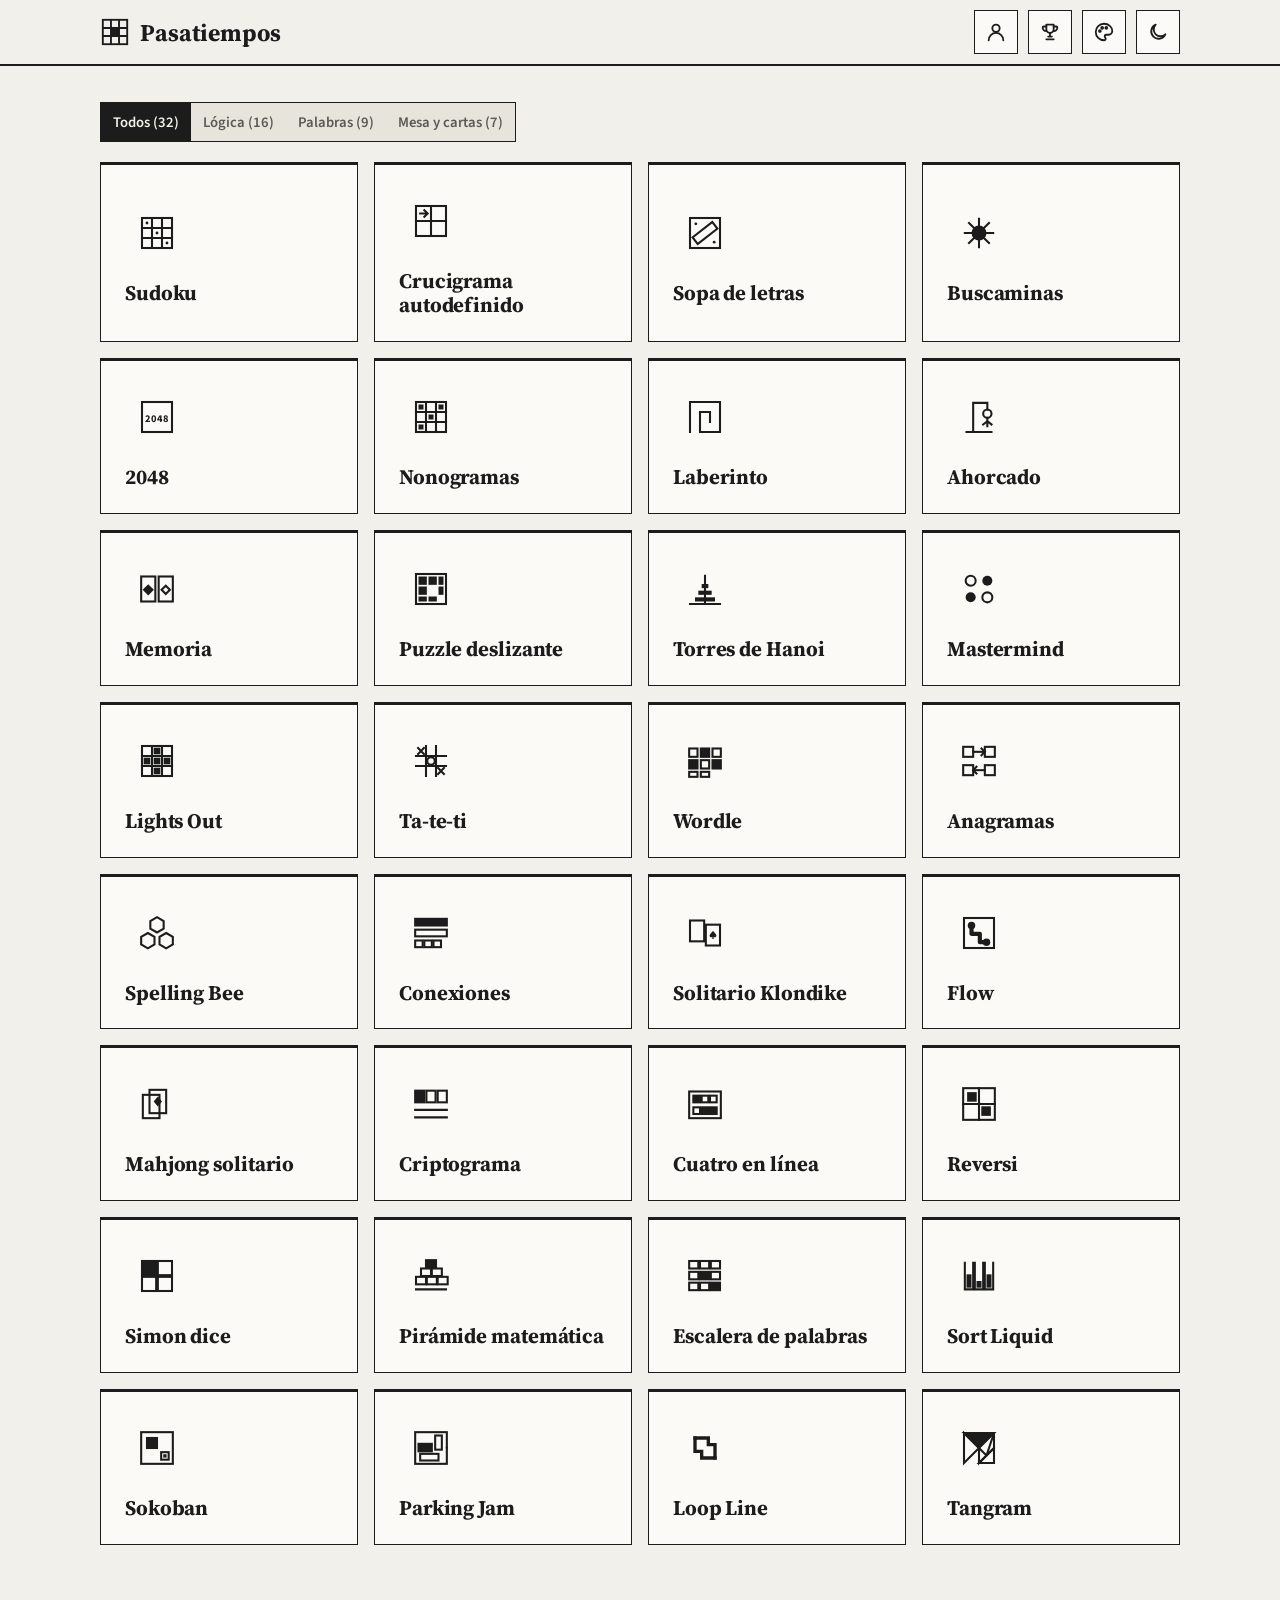
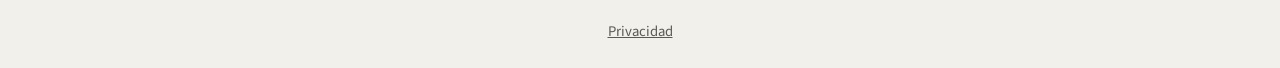
<file: index.html>
<!DOCTYPE html>
<html lang="es-AR" data-tema="claro">
<head>
  <meta charset="utf-8">
  <meta name="viewport" content="width=device-width, initial-scale=1, viewport-fit=cover">
  <title>Pasatiempos: juegos de lógica infinitos</title>
  <meta name="description" content="32 juegos de lógica, palabras y cartas gratis e infinitos: sudoku, crucigrama, wordle, solitario, spelling bee y más.">
  <link rel="canonical" href="https://pasatiempos.vercel.app/">
  <meta property="og:type" content="website">
  <meta property="og:locale" content="es_AR">
  <meta property="og:site_name" content="Pasatiempos">
  <meta property="og:title" content="Pasatiempos: juegos de lógica infinitos">
  <meta property="og:description" content="32 juegos de lógica, palabras y cartas. Tableros infinitos, gratis y sin instalar nada.">
  <meta property="og:url" content="https://pasatiempos.vercel.app/">
  <meta property="og:image" content="https://pasatiempos.vercel.app/og-image.png">
  <meta property="og:image:width" content="1200">
  <meta property="og:image:height" content="630">
  <meta property="og:image:alt" content="Pasatiempos, 32 juegos de lógica, palabras y cartas">
  <meta name="twitter:card" content="summary_large_image">
  <meta name="twitter:title" content="Pasatiempos: juegos de lógica infinitos">
  <meta name="twitter:description" content="32 juegos de lógica, palabras y cartas. Tableros infinitos, gratis y sin instalar nada.">
  <meta name="twitter:image" content="https://pasatiempos.vercel.app/og-image.png">
  <link rel="apple-touch-icon" href="/apple-touch-icon.png">
  <script type="application/ld+json">{"@context":"https://schema.org","@graph":[{"@type":"WebSite","@id":"https://pasatiempos.vercel.app/#sitio","url":"https://pasatiempos.vercel.app/","name":"Pasatiempos","inLanguage":"es-AR","description":"Juegos de lógica, palabras y cartas gratis e infinitos, sin instalar nada."},{"@type":"ItemList","name":"Juegos de Pasatiempos","numberOfItems":32,"itemListElement":[{"@type":"ListItem","position":1,"item":{"@type":"Game","name":"Sudoku","description":"Completá la grilla de 9×9 sin repetir números. Cuatro dificultades.","url":"https://pasatiempos.vercel.app/#/sudoku"}},{"@type":"ListItem","position":2,"item":{"@type":"Game","name":"Crucigrama autodefinido","description":"Las pistas van dentro del tablero, con flechas.","url":"https://pasatiempos.vercel.app/#/crucigrama"}},{"@type":"ListItem","position":3,"item":{"@type":"Game","name":"Sopa de letras","description":"Encontrá todas las palabras escondidas. Elegí el tema y el tamaño.","url":"https://pasatiempos.vercel.app/#/sopa-de-letras"}},{"@type":"ListItem","position":4,"item":{"@type":"Game","name":"Buscaminas","description":"Despejá el tablero sin pisar ninguna mina.","url":"https://pasatiempos.vercel.app/#/buscaminas"}},{"@type":"ListItem","position":5,"item":{"@type":"Game","name":"2048","description":"Deslizá las fichas y fusioná números hasta llegar a 2048.","url":"https://pasatiempos.vercel.app/#/2048"}},{"@type":"ListItem","position":6,"item":{"@type":"Game","name":"Nonogramas","description":"Pintá las casillas siguiendo los números y descubrí el dibujo.","url":"https://pasatiempos.vercel.app/#/nonogramas"}},{"@type":"ListItem","position":7,"item":{"@type":"Game","name":"Laberinto","description":"Encontrá la salida de laberintos generados al azar.","url":"https://pasatiempos.vercel.app/#/laberinto"}},{"@type":"ListItem","position":8,"item":{"@type":"Game","name":"Ahorcado","description":"Adiviná la palabra antes de que se complete el muñeco.","url":"https://pasatiempos.vercel.app/#/ahorcado"}},{"@type":"ListItem","position":9,"item":{"@type":"Game","name":"Memoria","description":"Encontrá todas las parejas dando vuelta las cartas de a dos.","url":"https://pasatiempos.vercel.app/#/memoria"}},{"@type":"ListItem","position":10,"item":{"@type":"Game","name":"Puzzle deslizante","description":"Deslizá las fichas hasta ordenarlas del 1 en adelante.","url":"https://pasatiempos.vercel.app/#/puzzle-deslizante"}},{"@type":"ListItem","position":11,"item":{"@type":"Game","name":"Torres de Hanoi","description":"Pasá todos los discos a otra torre sin poner uno grande sobre uno chico.","url":"https://pasatiempos.vercel.app/#/torres-de-hanoi"}},{"@type":"ListItem","position":12,"item":{"@type":"Game","name":"Mastermind","description":"Descubrí el código secreto de colores con la menor cantidad de intentos.","url":"https://pasatiempos.vercel.app/#/mastermind"}},{"@type":"ListItem","position":13,"item":{"@type":"Game","name":"Lights Out","description":"Apagá todas las luces. Cada toque cambia también a las vecinas.","url":"https://pasatiempos.vercel.app/#/lights-out"}},{"@type":"ListItem","position":14,"item":{"@type":"Game","name":"Ta-te-ti","description":"Jugá contra la compu. Sumá partidas seguidas sin perder.","url":"https://pasatiempos.vercel.app/#/tateti"}},{"@type":"ListItem","position":15,"item":{"@type":"Game","name":"Wordle","description":"Adiviná la palabra de 5 letras en 6 intentos.","url":"https://pasatiempos.vercel.app/#/wordle"}},{"@type":"ListItem","position":16,"item":{"@type":"Game","name":"Anagramas","description":"Ordená las letras mezcladas para formar la palabra. Rondas de 10.","url":"https://pasatiempos.vercel.app/#/anagramas"}},{"@type":"ListItem","position":17,"item":{"@type":"Game","name":"Spelling Bee","description":"Armá todas las palabras que puedas con siete letras. Una es obligatoria.","url":"https://pasatiempos.vercel.app/#/spelling-bee"}},{"@type":"ListItem","position":18,"item":{"@type":"Game","name":"Conexiones","description":"Agrupá 16 palabras en 4 grupos con algo en común.","url":"https://pasatiempos.vercel.app/#/conexiones"}},{"@type":"ListItem","position":19,"item":{"@type":"Game","name":"Solitario Klondike","description":"El solitario clásico de cartas. Subí todo el mazo a las pilas.","url":"https://pasatiempos.vercel.app/#/solitario"}},{"@type":"ListItem","position":20,"item":{"@type":"Game","name":"Flow","description":"Unilos puntos de colores con tuberías y llená todo el tablero.","url":"https://pasatiempos.vercel.app/#/flow"}},{"@type":"ListItem","position":21,"item":{"@type":"Game","name":"Mahjong solitario","description":"Sacá de a pares las fichas iguales que estén libres hasta despejar el tablero.","url":"https://pasatiempos.vercel.app/#/mahjong"}},{"@type":"ListItem","position":22,"item":{"@type":"Game","name":"Criptograma","description":"Descubrí el refrán escondido detrás de un código de letras.","url":"https://pasatiempos.vercel.app/#/criptograma"}},{"@type":"ListItem","position":23,"item":{"@type":"Game","name":"Cuatro en línea","description":"Alineá cuatro fichas antes que la máquina.","url":"https://pasatiempos.vercel.app/#/cuatro-en-linea"}},{"@type":"ListItem","position":24,"item":{"@type":"Game","name":"Reversi","description":"Encerrá las fichas rivales para darlas vuelta y quedate con más fichas.","url":"https://pasatiempos.vercel.app/#/reversi"}},{"@type":"ListItem","position":25,"item":{"@type":"Game","name":"Simon dice","description":"Repetí la secuencia de colores cada vez más larga.","url":"https://pasatiempos.vercel.app/#/simon"}},{"@type":"ListItem","position":26,"item":{"@type":"Game","name":"Pirámide matemática","description":"Cada casilla es la suma de las dos de abajo. Completá la pirámide.","url":"https://pasatiempos.vercel.app/#/piramide"}},{"@type":"ListItem","position":27,"item":{"@type":"Game","name":"Escalera de palabras","description":"Llegá de una palabra a otra cambiando una letra por vez.","url":"https://pasatiempos.vercel.app/#/escalera"}},{"@type":"ListItem","position":28,"item":{"@type":"Game","name":"Sort Liquid","description":"Volcá los líquidos entre tubos hasta que cada uno tenga un solo color.","url":"https://pasatiempos.vercel.app/#/sort-liquid"}},{"@type":"ListItem","position":29,"item":{"@type":"Game","name":"Sokoban","description":"Empujá las cajas hasta dejarlas sobre las marcas.","url":"https://pasatiempos.vercel.app/#/sokoban"}},{"@type":"ListItem","position":30,"item":{"@type":"Game","name":"Parking Jam","description":"Deslizá los autos para dejar salir al de color.","url":"https://pasatiempos.vercel.app/#/parking-jam"}},{"@type":"ListItem","position":31,"item":{"@type":"Game","name":"Loop Line","description":"Dibujá una sola línea cerrada que respete los números.","url":"https://pasatiempos.vercel.app/#/loop-line"}},{"@type":"ListItem","position":32,"item":{"@type":"Game","name":"Tangram","description":"Armá la silueta con las siete piezas.","url":"https://pasatiempos.vercel.app/#/tangram"}}]}]}</script>
  <meta name="google-site-verification" content="4mXmoZhYUYDqlUEWdnw2aD14NNZf4xo4J_LSAKjLKv0" />
  <meta name="theme-color" content="#f2f0eb">
  <meta name="color-scheme" content="light dark">
  <link rel="icon" href="data:image/svg+xml,%3Csvg xmlns='http://www.w3.org/2000/svg' viewBox='0 0 32 32'%3E%3Crect width='32' height='32' fill='%231c1c1c'/%3E%3Cpath d='M11 5v22M21 5v22M5 11h22M5 21h22' stroke='%23f2f0eb' stroke-width='2' fill='none'/%3E%3C/svg%3E">

  <!-- Tipografías (opcional: si no cargan, se usan las del sistema) -->
  <link rel="preconnect" href="https://fonts.googleapis.com">
  <link rel="preconnect" href="https://fonts.gstatic.com" crossorigin>
  <link rel="stylesheet" href="https://fonts.googleapis.com/css2?family=Source+Sans+3:wght@400;500;600;700&family=Source+Serif+4:wght@600;700&display=swap">
  <link rel="stylesheet" href="css/styles.css">
  <link rel="stylesheet" href="css/juegos.css">
  <link rel="stylesheet" href="css/juegos2.css">
  <link rel="stylesheet" href="css/tutorial.css">
  <link rel="stylesheet" href="css/estilos.css">

  <!-- Estos dos van sin defer para aplicar el tema antes de pintar la página -->
  <script src="js/storage.js"></script>
  <script src="js/theme.js"></script>

  <!-- El orden importa: app.js define Pasatiempos y los juegos se registran después -->
  <script src="js/records.js" defer></script>
  <script src="js/timer.js" defer></script>
  <script src="js/diario.js" defer></script>
  <!-- Nube (Supabase): sin configurar en config-nube.js, no hace nada -->
  <script src="js/vendor/supabase.js" defer></script>
  <script src="js/config-nube.js" defer></script>
  <script src="js/nube.js" defer></script>
  <script src="js/nube-ui.js" defer></script>
  <script src="js/tutorial.js" defer></script>
  <script src="js/app.js" defer></script>
  <script src="js/sudoku.js" defer></script>
  <script src="js/buscaminas.js" defer></script>
  <script src="js/juego-2048.js" defer></script>
  <script src="js/palabras-sopa.js" defer></script>
  <script src="js/sopa-de-letras.js" defer></script>
  <script src="js/palabras-ahorcado.js" defer></script>
  <script src="js/ahorcado.js" defer></script>
  <script src="js/laberinto.js" defer></script>
  <script src="js/nonogramas.js" defer></script>
  <script src="js/palabras.js" defer></script>
  <script src="js/crucigrama.js" defer></script>
  <script src="js/memoria.js" defer></script>
  <script src="js/puzzle-deslizante.js" defer></script>
  <script src="js/torres-de-hanoi.js" defer></script>
  <script src="js/mastermind.js" defer></script>
  <script src="js/lights-out.js" defer></script>
  <script src="js/tateti.js" defer></script>
  <script src="js/palabras-wordle.js" defer></script>
  <script src="js/wordle.js" defer></script>
  <script src="js/anagramas.js" defer></script>
  <script src="js/spelling-bee.js" defer></script>
  <script src="js/palabras-conexiones.js" defer></script>
  <script src="js/conexiones.js" defer></script>
  <script src="js/solitario.js" defer></script>
  <script src="js/flow.js" defer></script>
  <script src="js/mahjong.js" defer></script>
  <script src="js/palabras-criptograma.js" defer></script>
  <script src="js/criptograma.js" defer></script>
  <script src="js/base-juego.js" defer></script>
  <script src="js/cuatro-en-linea.js" defer></script>
  <script src="js/reversi.js" defer></script>
  <script src="js/simon.js" defer></script>
  <script src="js/piramide.js" defer></script>
  <script src="js/escalera.js" defer></script>
  <script src="js/sort-liquid.js" defer></script>
  <script src="js/sokoban.js" defer></script>
  <script src="js/parking-jam.js" defer></script>
  <script src="js/loop-line.js" defer></script>
  <script src="js/tangram.js" defer></script>
  <script src="js/tutoriales-a.js" defer></script>
  <script src="js/tutoriales-b.js" defer></script>
  <script src="js/tutoriales-c.js" defer></script>
  <script src="js/tutoriales-d.js" defer></script>
  <!-- Si sumás un juego nuevo, su script va acá, siempre después de app.js -->
</head>
<body>
  <a class="saltar" id="saltar" href="#contenido">Saltar al contenido</a>
  <header class="barra">
    <a class="marca" href="#/" aria-label="Pasatiempos, ir al menú principal">
      <svg class="marca__logo marca__logo--b" viewBox="0 0 32 32" aria-hidden="true">
        <path d="M16 28C6 21 3 15.5 3 11.2 3 7.2 6 4.5 9.6 4.5c2.6 0 4.9 1.5 6.4 3.9 1.5-2.4 3.8-3.9 6.4-3.9 3.6 0 6.6 2.7 6.6 6.7 0 4.3-3 9.8-13 16.8z" fill="currentColor"/>
      </svg>
      <svg class="marca__logo marca__logo--a" viewBox="0 0 32 32" fill="none" stroke="currentColor" stroke-width="2" aria-hidden="true">
        <rect x="3" y="3" width="26" height="26"/>
        <path d="M11.7 3v26M20.3 3v26M3 11.7h26M3 20.3h26"/>
        <rect x="11.7" y="11.7" width="8.6" height="8.6" fill="currentColor" stroke="none"/>
      </svg>
      <span class="marca__texto">Pasatiempos</span>
    </a>

    <div class="barra__acciones">
      <button type="button" id="btn-cuenta" class="btn-icono" aria-label="Ingresar" title="Ingresar" hidden>
        <svg viewBox="0 0 24 24" fill="none" stroke="currentColor" stroke-width="2" stroke-linecap="round" stroke-linejoin="round" aria-hidden="true">
          <circle cx="12" cy="8" r="4"/>
          <path d="M4 21a8 8 0 0 1 16 0"/>
        </svg>
      </button>
      <button type="button" id="btn-records" class="btn-icono" aria-label="Ver mejores marcas" title="Mejores marcas">
        <svg viewBox="0 0 24 24" fill="none" stroke="currentColor" stroke-width="2" stroke-linecap="round" stroke-linejoin="round" aria-hidden="true">
          <path d="M8 4h8v5a4 4 0 0 1-8 0V4z"/>
          <path d="M8 6H5a1 1 0 0 0-1 1c0 2.2 1.8 4 4 4M16 6h3a1 1 0 0 1 1 1c0 2.2-1.8 4-4 4"/>
          <path d="M12 13v4M8 20h8M10 17h4"/>
        </svg>
      </button>
      <button type="button" id="btn-estilo" class="btn-icono" aria-label="Elegir paleta de colores" title="Elegir paleta de colores" aria-haspopup="dialog">
        <svg viewBox="0 0 24 24" fill="none" stroke="currentColor" stroke-width="2" stroke-linecap="round" stroke-linejoin="round" aria-hidden="true">
          <path d="M12 3a9 9 0 1 0 0 18c1.2 0 1.8-.8 1.8-1.7 0-.5-.2-.9-.5-1.3-.3-.4-.5-.8-.5-1.3 0-1 .8-1.7 1.7-1.7H17a4 4 0 0 0 4-4C21 6.5 17 3 12 3z"/>
          <circle cx="7.5" cy="11" r="1"/><circle cx="10" cy="7.5" r="1"/><circle cx="14.5" cy="7.5" r="1"/>
        </svg>
      </button>
      <button type="button" id="btn-tema" class="btn-icono" aria-label="Cambiar tema" title="Cambiar tema">
        <svg class="icono-luna" viewBox="0 0 24 24" fill="none" stroke="currentColor" stroke-width="2" stroke-linecap="round" stroke-linejoin="round" aria-hidden="true">
          <path d="M20 14.5A8 8 0 1 1 9.5 4a6.5 6.5 0 0 0 10.5 10.5z"/>
        </svg>
        <svg class="icono-sol" viewBox="0 0 24 24" fill="none" stroke="currentColor" stroke-width="2" stroke-linecap="round" stroke-linejoin="round" aria-hidden="true">
          <circle cx="12" cy="12" r="4"/>
          <path d="M12 2v2M12 20v2M4.9 4.9l1.4 1.4M17.7 17.7l1.4 1.4M2 12h2M20 12h2M4.9 19.1l1.4-1.4M17.7 6.3l1.4-1.4"/>
        </svg>
      </button>
    </div>
  </header>

  <main id="contenido">
    <section id="vista-menu" aria-labelledby="titulo-menu">
      <h1 id="titulo-menu" class="solo-lectores" tabindex="-1">Pasatiempos: juegos de lógica y palabras</h1>
      <div id="grilla" class="grilla"></div>
    </section>

    <section id="vista-juego" hidden></section>

    <noscript>
      <p class="aviso-js">Esta página necesita JavaScript para funcionar. Activalo en tu navegador y recargá.</p>
    </noscript>
  </main>

  <footer class="pie"><a href="privacidad.html">Privacidad</a></footer>

  <dialog id="dlg-records" aria-labelledby="records-titulo">
    <div class="dlg__caja">
      <div class="dlg__cab">
        <h2 id="records-titulo">Mejores marcas</h2>
        <button type="button" id="btn-cerrar-records" class="btn-icono" aria-label="Cerrar">
          <svg viewBox="0 0 24 24" fill="none" stroke="currentColor" stroke-width="2" stroke-linecap="round" aria-hidden="true">
            <path d="M6 6l12 12M18 6L6 18"/>
          </svg>
        </button>
      </div>
      <div id="records-lista" class="dlg__cuerpo"></div>
      <div class="dlg__pie">
        <button type="button" id="btn-borrar-records" class="btn btn--texto">Borrar todas las marcas</button>
      </div>
    </div>
  </dialog>

  <dialog id="dlg-estilo" aria-labelledby="estilo-titulo">
    <div class="dlg__caja">
      <div class="dlg__cab">
        <h2 id="estilo-titulo">Paleta de colores</h2>
        <button type="button" id="btn-cerrar-estilo" class="btn-icono" aria-label="Cerrar">
          <svg viewBox="0 0 24 24" fill="none" stroke="currentColor" stroke-width="2" stroke-linecap="round" aria-hidden="true">
            <path d="M6 6l12 12M18 6L6 18"/>
          </svg>
        </button>
      </div>
      <div class="dlg__cuerpo">
        <ul id="estilo-lista" class="estilos"></ul>
      </div>
    </div>
  </dialog>

  <dialog id="dlg-celebracion" aria-labelledby="celebracion-titulo">
    <div class="celebracion">
      <div id="celebracion-confeti" class="celebracion__confeti" aria-hidden="true"></div>
      <h2 id="celebracion-titulo"></h2>
      <p id="celebracion-mensaje"></p>
      <p id="celebracion-detalle" class="celebracion__detalle" hidden></p>
      <div id="celebracion-botones" class="celebracion__botones"></div>
    </div>
  </dialog>

  <div id="toast" class="toast" role="status"></div>
</body>
</html>
</file>
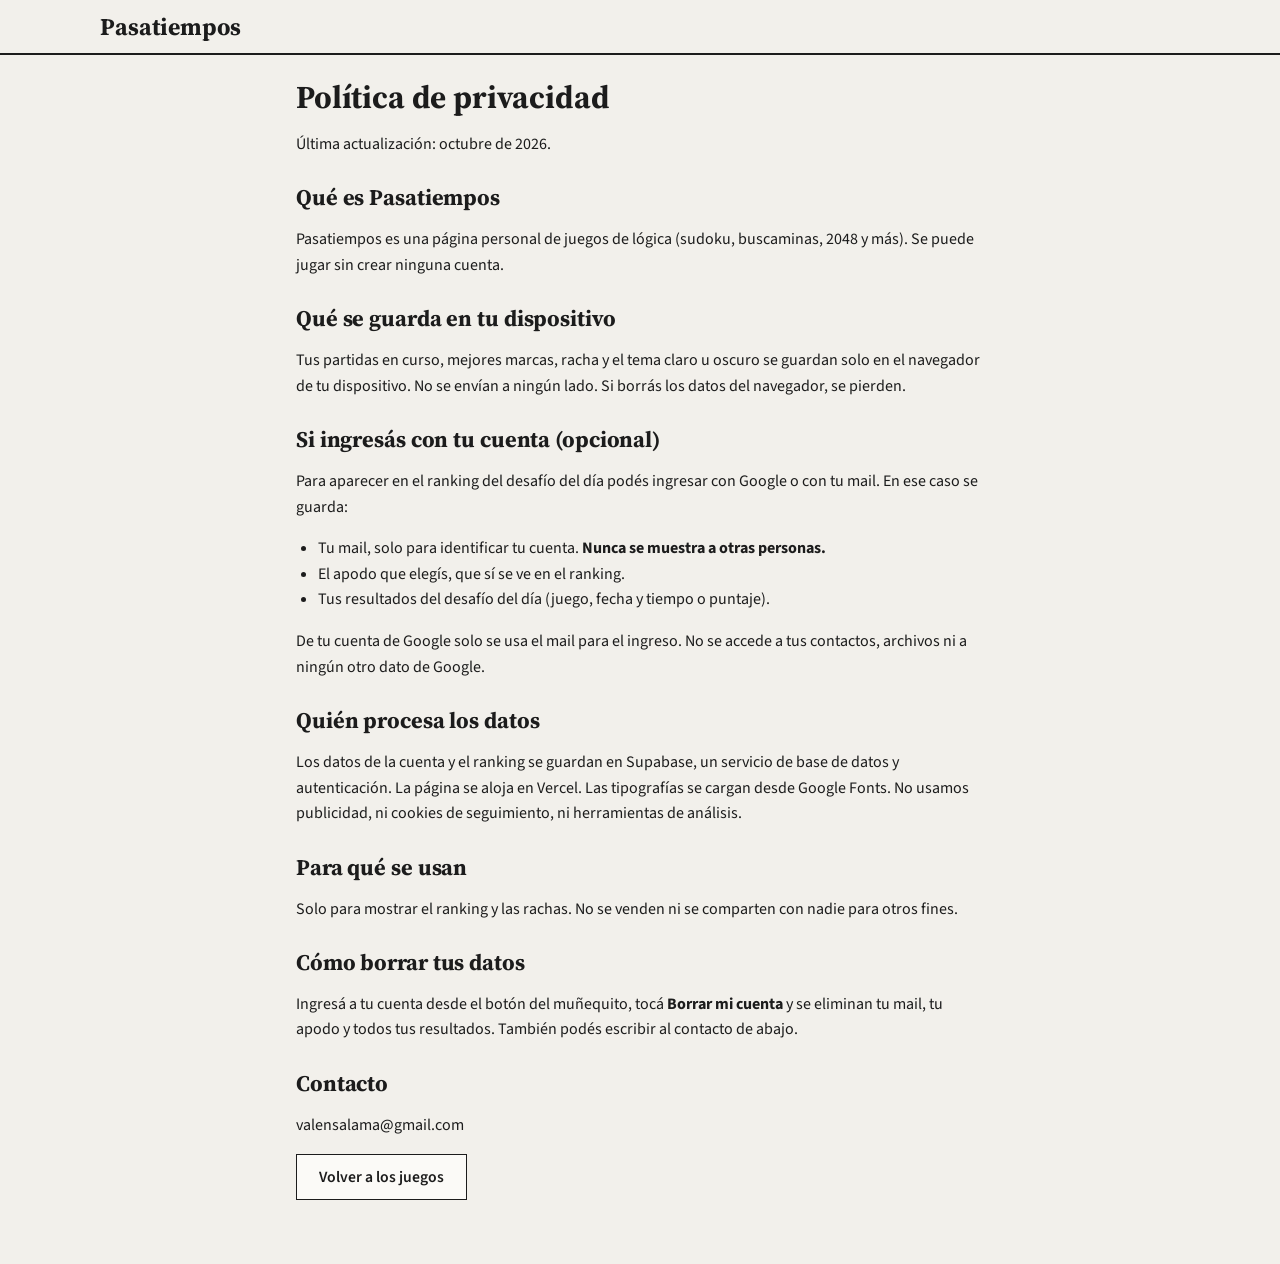
<file: privacidad.html>
<!doctype html>
<html lang="es-AR">
<head>
  <meta charset="utf-8">
  <meta name="viewport" content="width=device-width, initial-scale=1">
  <title>Privacidad · Pasatiempos</title>
  <link rel="canonical" href="https://pasatiempos.vercel.app/privacidad">
  <meta name="description" content="Qué datos guarda Pasatiempos y cómo borrarlos.">
  <meta name="color-scheme" content="light dark">
  <link rel="stylesheet" href="https://fonts.googleapis.com/css2?family=Source+Sans+3:wght@400;500;600;700&family=Source+Serif+4:wght@600;700&display=swap">
  <link rel="stylesheet" href="css/styles.css">
  <link rel="stylesheet" href="css/estilos.css">
  <script src="js/storage.js"></script>
  <script src="js/theme.js"></script>
</head>
<body>
  <header class="barra">
    <a class="marca" href="/" aria-label="Pasatiempos, ir al inicio"><span class="marca__texto">Pasatiempos</span></a>
  </header>
  <main id="contenido" class="texto-largo">
    <h1>Política de privacidad</h1>
    <p>Última actualización: octubre de 2026.</p>

    <h2>Qué es Pasatiempos</h2>
    <p>Pasatiempos es una página personal de juegos de lógica (sudoku, buscaminas, 2048 y más). Se puede jugar sin crear ninguna cuenta.</p>

    <h2>Qué se guarda en tu dispositivo</h2>
    <p>Tus partidas en curso, mejores marcas, racha y el tema claro u oscuro se guardan solo en el navegador de tu dispositivo. No se envían a ningún lado. Si borrás los datos del navegador, se pierden.</p>

    <h2>Si ingresás con tu cuenta (opcional)</h2>
    <p>Para aparecer en el ranking del desafío del día podés ingresar con Google o con tu mail. En ese caso se guarda:</p>
    <ul>
      <li>Tu mail, solo para identificar tu cuenta. <strong>Nunca se muestra a otras personas.</strong></li>
      <li>El apodo que elegís, que sí se ve en el ranking.</li>
      <li>Tus resultados del desafío del día (juego, fecha y tiempo o puntaje).</li>
    </ul>
    <p>De tu cuenta de Google solo se usa el mail para el ingreso. No se accede a tus contactos, archivos ni a ningún otro dato de Google.</p>

    <h2>Quién procesa los datos</h2>
    <p>Los datos de la cuenta y el ranking se guardan en Supabase, un servicio de base de datos y autenticación. La página se aloja en Vercel. Las tipografías se cargan desde Google Fonts. No usamos publicidad, ni cookies de seguimiento, ni herramientas de análisis.</p>

    <h2>Para qué se usan</h2>
    <p>Solo para mostrar el ranking y las rachas. No se venden ni se comparten con nadie para otros fines.</p>

    <h2>Cómo borrar tus datos</h2>
    <p>Ingresá a tu cuenta desde el botón del muñequito, tocá <strong>Borrar mi cuenta</strong> y se eliminan tu mail, tu apodo y todos tus resultados. También podés escribir al contacto de abajo.</p>

    <h2>Contacto</h2>
    <p>valensalama@gmail.com</p>

    <p><a class="btn" href="/">Volver a los juegos</a></p>
  </main>
</body>
</html>
</file>
<file: css/styles.css>
/* ==========================================================
   Pasatiempos · styles.css
   Estructura y componentes. Colores, tipografías, bordes y sombras salen
   de variables que define estilos.css (hay varios estilos para elegir).
   ========================================================== */

/* ---------- Base ---------- */
*, *::before, *::after { box-sizing: border-box; }

html { -webkit-text-size-adjust: 100%; }

body {
  margin: 0;
  min-height: 100dvh;
  display: flex;
  flex-direction: column;
  background-color: var(--hoja);
  background-image: var(--fondo-img);
  background-size: var(--fondo-tam);
  color: var(--tinta);
  font: 400 1rem/1.55 var(--fuente);
}

h1, h2, h3 { font-family: var(--fuente-titulo); font-weight: var(--w-titulo); letter-spacing: var(--ls-titulo); margin: 0; line-height: 1.15; }

a { color: inherit; }

[hidden] { display: none !important; }

:focus-visible {
  outline: 3px solid var(--lila);
  outline-offset: 2px;
}

/* ---------- Barra superior ---------- */
.barra {
  position: sticky;
  top: 0;
  z-index: 20;
  display: flex;
  align-items: center;
  justify-content: space-between;
  gap: 12px;
  padding: calc(10px + env(safe-area-inset-top)) max(16px, calc((100% - var(--ancho)) / 2)) 10px;
  background: var(--barra);
  border-bottom: var(--g-fuerte) var(--linea-estilo) var(--barra-linea);
  -webkit-backdrop-filter: var(--desenfoque);
  backdrop-filter: var(--desenfoque);
}

.marca {
  display: inline-flex;
  align-items: center;
  gap: 10px;
  color: var(--acento);
  text-decoration: none;
  border-radius: var(--r-pill);
}
.marca__logo { width: 30px; height: 30px; color: var(--logo-color); }
.marca__logo--a { display: var(--logo-a); }
.marca__logo--b { display: var(--logo-b); }
.marca__texto {
  font: var(--w-titulo) 1.5rem var(--fuente-titulo);
  letter-spacing: var(--ls-titulo);
  color: var(--tinta);
}

.barra__acciones { display: flex; gap: 10px; }

.btn-icono {
  display: grid;
  place-items: center;
  width: 44px;
  height: 44px;
  padding: 0;
  border: var(--g) solid var(--contorno);
  border-radius: var(--r-circ);
  background: var(--superficie);
  color: var(--tinta);
  box-shadow: var(--sombra-btn);
  cursor: pointer;
  transition: transform .1s ease, box-shadow .1s ease, background-color .12s ease, color .12s ease;
}
.btn-icono:hover { background: var(--btn-h-fondo); color: var(--btn-h-texto); transform: var(--btn-h-mov); box-shadow: var(--sombra-btn-h); }
.btn-icono:active { transform: var(--btn-a-mov); box-shadow: var(--sombra-btn-a); }
.btn-icono svg { width: 22px; height: 22px; }

/* El botón de tema muestra el ícono del modo al que se cambia */
.icono-sol { display: none; }
html[data-tema="oscuro"] .icono-luna { display: none; }
html[data-tema="oscuro"] .icono-sol { display: block; }

/* ---------- Contenedor ---------- */
main {
  flex: 1;
  width: min(100% - 32px, var(--ancho));
  margin-inline: auto;
  padding: 36px 0 56px;
}

.pie {
  padding: 20px 16px calc(24px + env(safe-area-inset-bottom));
  text-align: center;
  color: var(--tinta-suave);
  font-size: .92rem;
}

.aviso-js {
  padding: 16px;
  border: var(--g) solid var(--contorno);
  border-radius: var(--r-medio);
  background: var(--marcador);
  color: var(--sobre-marcador);
}

/* ---------- Menú ---------- */
/* El título del menú existe para lectores de pantalla; no se ve */
.solo-lectores {
  position: absolute;
  width: 1px;
  height: 1px;
  margin: -1px;
  overflow: hidden;
  clip-path: inset(50%);
  white-space: nowrap;
  outline: none;
}

.grilla {
  display: grid;
  gap: 16px;
  grid-template-columns: repeat(auto-fill, minmax(min(100%, 250px), 1fr));
}

.tarjeta {
  display: grid;
  grid-template-columns: auto 1fr;
  column-gap: 16px;
  row-gap: 2px;
  align-content: center;
  align-items: center;
  padding: 16px;
  background: var(--superficie);
  border: var(--g) solid var(--contorno);
  border-top-width: var(--g-arriba);
  border-radius: var(--r-grande);
  box-shadow: var(--sombra-tarjeta);
  color: inherit;
  text-decoration: none;
  transition: transform .12s ease, box-shadow .12s ease, background-color .12s ease, border-color .12s ease;
}
.tarjeta:hover { background: var(--tarj-h-fondo); border-color: var(--tarj-h-borde); transform: var(--tarj-h-mov); box-shadow: var(--sombra-tarjeta-h); }
.tarjeta:active { transform: var(--tarj-a-mov); box-shadow: var(--sombra-tarjeta-a); }

.tarjeta__icono {
  grid-row: span 2;
  display: grid;
  place-items: center;
  width: 56px;
  height: 56px;
  border-radius: var(--r-icono);
}
.tarjeta__icono svg { width: 36px; height: 36px; }
.tarjeta__icono, .proximamente__icono {
  background: hsl(calc(var(--h, 0) * var(--h-mult) + var(--h-base)) var(--ic-bg-s) var(--ic-bg-l) / var(--ic-bg-a));
  color: hsl(calc(var(--h, 0) * var(--h-mult) + var(--h-base)) var(--ic-fg-s) var(--ic-fg-l));
}
.icono-svg rect { rx: var(--rx-svg); }
.icono-svg .pt { rx: var(--rx-svg-pt); }
.icono-svg { stroke-linecap: var(--trazo-cap); stroke-linejoin: var(--trazo-join); }

.tarjeta__nombre { font-size: 1.3rem; }
.tarjeta__pie { margin-top: 8px; }

.chip {
  display: inline-block;
  padding: 3px 12px;
  border: var(--g-fina) solid var(--chip-borde);
  border-radius: var(--r-pill);
  font-size: .82rem;
  font-weight: var(--w-fuerte);
  letter-spacing: .02em;
  background: var(--superficie-2);
  color: var(--tinta-suave);
}
.chip--marcador { background: var(--acento); border-color: var(--acento); color: var(--sobre-acento); }

.tarjeta__jugar { font-weight: var(--w-neg); font-size: .98rem; color: var(--acento); text-decoration: var(--jugar-deco); text-underline-offset: 3px; }

@media (min-width: 640px) {
  .tarjeta { grid-template-columns: 1fr; padding: 24px; row-gap: 4px; }
  .tarjeta__icono { grid-row: auto; width: 64px; height: 64px; margin-bottom: 12px; border-radius: var(--r-icono); }
  .tarjeta__icono svg { width: 40px; height: 40px; }
  .tarjeta__pie { margin-top: 14px; }
}

/* ---------- Vista de juego ---------- */
.juego__cab { display: flex; align-items: center; gap: 14px; flex-wrap: wrap; margin-bottom: 24px; }
.juego__titulo { font-size: clamp(1.7rem, 5.5vw, 2.4rem); outline: none; }
.juego__tutorial { margin-left: auto; }
@media (max-width: 640px) { .juego__tutorial { margin-left: 0; flex-basis: 100%; justify-content: center; } }

.volver {
  display: inline-flex;
  align-items: center;
  gap: 6px;
  min-height: 44px;
  padding: 0 16px 0 10px;
  border: var(--g) solid var(--contorno);
  border-radius: var(--r-pill);
  background: var(--superficie);
  box-shadow: var(--sombra-btn);
  text-decoration: none;
  font-weight: var(--w-fuerte);
  transition: transform .1s ease, box-shadow .1s ease, background-color .12s ease, color .12s ease;
}
.volver:hover { background: var(--btn-h-fondo); color: var(--btn-h-texto); transform: var(--btn-h-mov); box-shadow: var(--sombra-btn-h); }
.volver:active { transform: var(--btn-a-mov); box-shadow: var(--sombra-btn-a); }
.volver svg { width: 20px; height: 20px; }

.panel {
  padding: 22px;
  background: var(--superficie);
  border: var(--g) solid var(--contorno);
  border-radius: var(--r-grande);
  box-shadow: var(--sombra-panel);
}
.panel + .panel { margin-top: 22px; }

.proximamente { max-width: 40rem; }
.proximamente__icono {
  display: grid;
  place-items: center;
  width: 64px;
  height: 64px;
  margin-bottom: 14px;
  border-radius: var(--r-icono);
}
.proximamente__icono svg { width: 40px; height: 40px; }
.proximamente h2 { font-size: 1.5rem; }
.proximamente p { margin: 10px 0 0; color: var(--tinta-suave); }

.demo { max-width: 40rem; }
.demo h3 { font-size: 1.25rem; }
.demo__ayuda { margin: 6px 0 0; color: var(--tinta-suave); font-size: .95rem; }
.demo__reloj {
  margin: 18px 0;
  font: var(--w-titulo) clamp(2.8rem, 12vw, 4.2rem)/1 var(--fuente-titulo);
  font-variant-numeric: tabular-nums;
  color: var(--acento);
}
.demo__botones { display: flex; flex-wrap: wrap; gap: 12px; }
.demo__top { margin: 18px 0 0; padding-left: 1.4rem; color: var(--tinta-suave); }
.demo__top li::marker { font-weight: var(--w-neg); color: var(--acento); }
.demo__top li:first-child { color: var(--tinta); font-weight: var(--w-neg); }

/* ---------- Botones ---------- */
.btn {
  display: inline-flex;
  align-items: center;
  justify-content: center;
  gap: 8px;
  min-height: 46px;
  padding: 0 22px;
  border: var(--g) solid var(--contorno);
  border-radius: var(--r-pill);
  background: var(--superficie);
  color: var(--tinta);
  box-shadow: var(--sombra-btn);
  font: var(--w-fuerte) .98rem var(--fuente);
  cursor: pointer;
  transition: transform .1s ease, box-shadow .1s ease, background-color .12s ease, color .12s ease, border-color .12s ease;
}
.btn:hover { background: var(--btn-h-fondo); color: var(--btn-h-texto); transform: var(--btn-h-mov); box-shadow: var(--sombra-btn-h); }
.btn:active { transform: var(--btn-a-mov); box-shadow: var(--sombra-btn-a); }
.btn[disabled] { opacity: .45; cursor: not-allowed; transform: none; box-shadow: var(--sombra-btn); }
.btn[disabled]:hover { background: var(--superficie); color: var(--tinta); }

.btn--primario { background: var(--acento); border-color: var(--btn-p-borde); color: var(--sobre-acento); }
.btn--primario:hover { background: var(--btn-p-h-fondo); border-color: var(--btn-p-h-fondo); color: var(--btn-p-h-texto); }
.btn--chico { min-height: 40px; padding: 0 16px; font-size: .92rem; }
.btn[aria-pressed="true"] { background: var(--marcador); border-color: var(--contorno); color: var(--sobre-marcador); }
.btn[aria-pressed="true"]:hover { background: var(--marcador); color: var(--sobre-marcador); }

.btn--texto {
  border-color: transparent;
  background: transparent;
  box-shadow: none;
  color: var(--tinta-suave);
}
.btn--texto:hover { background: transparent; box-shadow: none; transform: none; color: var(--tinta); text-decoration: underline; }
.btn--texto:active { transform: none; box-shadow: none; }

/* ---------- Diálogos ---------- */
dialog {
  width: min(520px, calc(100% - 32px));
  max-height: min(80dvh, 640px);
  padding: 0;
  border: var(--g-fuerte) solid var(--contorno);
  border-radius: var(--r-dialogo);
  background: var(--superficie);
  color: var(--tinta);
  box-shadow: var(--sombra-dialogo);
}
dialog[open] { display: flex; }
dialog::backdrop { background: var(--velo); }

.dlg__caja { display: flex; flex-direction: column; width: 100%; min-height: 0; }
.dlg__cab {
  display: flex;
  align-items: center;
  justify-content: space-between;
  gap: 12px;
  padding: 16px 16px 12px 24px;
  border-bottom: var(--g-fina) var(--linea-estilo) var(--borde);
}
.dlg__cab h2 { font-size: 1.5rem; }
.dlg__cuerpo { padding: 8px 24px; overflow-y: auto; }
.dlg__pie { padding: 10px 14px; border-top: var(--g-fina) var(--linea-estilo) var(--borde); text-align: right; }

.rec { padding: 12px 0; }
.rec + .rec { border-top: var(--g-fina) var(--linea-estilo) var(--borde); }
.rec__juego { font-size: 1.15rem; margin-bottom: 6px; }
.rec__fila { display: flex; flex-wrap: wrap; align-items: baseline; gap: 4px 14px; padding: 3px 0; }
.rec__variante { min-width: 5.5rem; color: var(--tinta-suave); font-size: .95rem; }
.rec__top { display: flex; flex-wrap: wrap; gap: 4px 14px; margin: 0; padding: 0; list-style: none; color: var(--tinta-suave); font-size: .95rem; }
.rec__top li:first-child { color: var(--acento); font-weight: var(--w-neg); }
.vacio { margin: 14px 0; color: var(--tinta-suave); }

/* Celebración al ganar */
.celebracion {
  position: relative;
  width: 100%;
  padding: 34px 26px 26px;
  text-align: center;
  overflow: hidden;
}
.celebracion h2 { position: relative; font-size: clamp(1.7rem, 6.5vw, 2.4rem); color: var(--celeb-titulo); }
.celebracion p { position: relative; margin: 10px 0 0; font-size: 1.08rem; }
.celebracion__detalle { color: var(--tinta-suave); font-size: .98rem !important; }
.celebracion__botones { position: relative; display: flex; flex-wrap: wrap; justify-content: center; gap: 12px; margin-top: 24px; }
.celebracion__confeti { position: absolute; inset: 0; overflow: hidden; pointer-events: none; }

.confeti {
  position: absolute;
  top: -24px;
  left: var(--x);
  font-size: calc(1.2rem * var(--s));
  color: var(--c);
  animation: caer var(--t) ease-in var(--d) both;
}
@keyframes caer {
  from { transform: translateY(0) rotate(0deg); opacity: 1; }
  to { transform: translateY(460px) rotate(300deg); opacity: 0; }
}

/* ---------- Aviso emergente ---------- */
.toast {
  position: fixed;
  left: 50%;
  bottom: calc(24px + env(safe-area-inset-bottom));
  z-index: 50;
  max-width: calc(100% - 32px);
  padding: 11px 20px;
  border-radius: var(--r-pill);
  background: var(--tinta);
  color: var(--hoja);
  font-weight: var(--w-fuerte);
  font-size: .95rem;
  text-align: center;
  opacity: 0;
  pointer-events: none;
  transform: translate(-50%, 12px);
  transition: opacity .2s ease, transform .2s ease;
}
.toast.visible { opacity: 1; transform: translate(-50%, 0); }


/* ---------- Etapa 7: accesibilidad y animaciones ---------- */
.saltar {
  position: absolute;
  top: 8px;
  left: 8px;
  z-index: 100;
  padding: 10px 16px;
  border: var(--g) solid var(--contorno);
  border-radius: var(--r-pill);
  background: var(--superficie);
  color: var(--tinta);
  font-weight: var(--w-fuerte);
  text-decoration: none;
  transform: translateY(-160%);
  transition: transform .15s ease;
}
.saltar:focus { transform: translateY(0); }

#vista-menu:not([hidden]),
#vista-juego:not([hidden]) { animation: vista-entra .3s ease-out; }
@keyframes vista-entra { from { opacity: 0; } to { opacity: 1; } }


/* Contraste alto del sistema: bordes visibles en todo */
@media (forced-colors: active) {
  :focus-visible { outline: 3px solid Highlight; }
  .tarjeta, .btn, .btn-icono { border: 2px solid CanvasText; }
}

/* Celulares: sin efecto hover pegado después de tocar */
@media (hover: none) {
  .tarjeta:hover { background: var(--superficie); border-color: var(--contorno); transform: none; box-shadow: var(--sombra-tarjeta); }
}

/* ---------- Movimiento reducido ---------- */
@media (prefers-reduced-motion: reduce) {
  *, *::before, *::after {
    transition-duration: .01ms !important;
    animation-duration: .01ms !important;
    animation-delay: 0ms !important;
  }
  .confeti { display: none; }
}

/* ---------- Desafío del día ---------- */
.eleccion {
  max-width: 40rem;
  margin: 0 0 28px;
  padding: 20px;
  background: var(--superficie);
  border: var(--g) solid var(--contorno);
  border-top-width: var(--g-arriba);
  box-shadow: var(--sombra-panel);
}
.eleccion__titulo { font-size: 1.5rem; margin-bottom: 14px; }
.eleccion__ops { display: grid; grid-template-columns: repeat(auto-fit, minmax(min(100%, 14rem), 1fr)); gap: 12px; }
.eleccion__op {
  display: flex;
  flex-direction: column;
  justify-content: space-between;
  gap: 18px;
  min-height: 96px;
  padding: 14px 16px;
  border: var(--g) solid var(--contorno);
  background: var(--superficie-2);
  color: inherit;
  text-decoration: none;
}
.eleccion__op:hover, .eleccion__op:focus-visible { background: var(--btn-h-fondo); color: var(--btn-h-texto); }
.eleccion__op:hover .eleccion__estado, .eleccion__op:focus-visible .eleccion__estado { color: inherit; }
.eleccion__nombre { font-family: var(--fuente-titulo); font-weight: var(--w-titulo); font-size: 1.3rem; line-height: 1.15; }
.eleccion__estado { color: var(--tinta-suave); font-size: .9rem; font-weight: var(--w-fuerte); }
.eleccion__fecha { margin: 14px 0 0; color: var(--tinta-suave); font-size: .9rem; }
.eleccion__fecha::first-letter { text-transform: uppercase; }
.eleccion__pie { margin-top: 14px; }

.modos { display: inline-flex; gap: var(--gap-seg); padding: var(--pad-seg); margin: -8px 0 18px; border: var(--g) solid var(--contorno); border-radius: var(--r-seg); background: var(--superficie-2); }
.modos__op { display: inline-flex; align-items: center; min-height: 40px; padding: 0 16px; border-radius: var(--r-pill); color: var(--tinta-suave); font-weight: var(--w-fuerte); font-size: .95rem; text-decoration: none; }
.modos__op.activo { background: var(--sel-fondo); color: var(--sel-texto); }

.dia-cartel { margin: 0 0 16px; padding: 10px 14px; border: var(--g) solid var(--contorno); border-radius: var(--r-medio); background: var(--marcador); color: var(--sobre-marcador); font-size: .93rem; line-height: 1.45; }
.dia-cartel.practica { background: var(--superficie-2); color: var(--tinta-suave); }
.dia-hecho { max-width: 36rem; }
.dia-hecho h2 { font-size: 1.6rem; margin-bottom: 8px; }
.dia-hecho__valor { margin: 4px 0 10px; font-family: var(--fuente-titulo); font-weight: var(--w-titulo); font-size: 2rem; color: var(--acento); }

/* ---------- Nube: cuenta y ranking ---------- */
.btn-icono.con-sesion { background: var(--acento); border-color: var(--btn-p-borde); color: var(--sobre-acento); }
.nube { display: flex; flex-direction: column; gap: 12px; padding-bottom: 20px; }
.nube p { margin: 0; }
.nube__form { display: flex; flex-direction: column; gap: 10px; align-items: flex-start; }
.nube__campo { display: flex; flex-direction: column; gap: 4px; width: 100%; }
.nube__etiqueta { font-weight: var(--w-neg); font-size: .9rem; }
.nube input, .nube__select {
  width: 100%; min-height: 48px; padding: 0 14px; font: inherit; font-size: 1rem;
  color: var(--tinta); background: var(--superficie); border: var(--g) solid var(--contorno); border-radius: var(--r-medio);
}
.nube input:focus-visible, .nube__select:focus-visible { outline: 3px solid var(--acento); outline-offset: 2px; }
.nube__o { text-align: center; color: var(--tinta-suave); }
.nube__nota { color: var(--tinta-suave); font-size: .92rem; }
.nube__quien { font-size: 1.1rem; }
.nube__msg { padding: 10px 14px; border-radius: var(--r-chico); border: var(--g-fina) var(--linea-estilo) var(--borde); }
.nube__msg.error { background: var(--error-fondo); border-style: solid; border-color: var(--error-texto); color: var(--error-texto); font-weight: var(--w-fuerte); }
.nube__acciones { display: flex; flex-wrap: wrap; gap: 10px; align-items: center; }
.nube__peligro { display: flex; flex-direction: column; gap: 10px; align-items: flex-start; padding: 14px; border: var(--g) solid var(--error-texto); border-radius: var(--r-medio); }
.nube__lista { min-height: 60px; }
.rk { list-style: none; margin: 0; padding: 0; display: flex; flex-direction: column; gap: 6px; }
.rk__fila { display: grid; grid-template-columns: 2.2em 1fr auto; gap: 8px; align-items: center; padding: 10px 12px; border: var(--g-fina) solid var(--borde); border-radius: var(--r-chico); }
.rk__fila.yo { background: var(--acento); color: var(--sobre-acento); border-color: var(--contorno); font-weight: var(--w-neg); }
.rk__pos { font-family: var(--fuente-titulo); font-weight: var(--w-titulo); font-size: 1.15rem; }
.rk__apodo { overflow-wrap: anywhere; }
.rk__valor { font-variant-numeric: tabular-nums; font-weight: var(--w-neg); }

/* Páginas de texto (privacidad) */
.texto-largo { max-width: 720px; margin: 0 auto; padding: 24px 16px 48px; line-height: 1.6; }
.texto-largo h2 { margin-top: 28px; margin-bottom: 6px; font-size: 1.4rem; }
.texto-largo ul { padding-left: 22px; }
.pie a { color: inherit; text-decoration: underline; }
.texto-largo .btn { text-decoration: none; }

/* ---------- Selector de estilo ---------- */
.estilos { display: grid; gap: 10px; margin: 0; padding: 0; list-style: none; }
.estilo-op {
  display: grid;
  grid-template-columns: auto 1fr;
  align-items: center;
  gap: 4px 14px;
  width: 100%;
  padding: 12px 14px;
  border: var(--g) solid var(--borde);
  border-radius: var(--r-medio);
  background: var(--superficie);
  color: var(--tinta);
  font: inherit;
  text-align: left;
  cursor: pointer;
}
.estilo-op:hover { border-color: var(--contorno); }
.estilo-op[aria-pressed="true"] { border-color: var(--contorno); background: var(--superficie-2); box-shadow: inset 0 0 0 var(--g) var(--contorno); }
.estilo-op__nombre { font-weight: var(--w-neg); font-size: 1.05rem; }
.estilo-op__muestra { display: grid; grid-template-columns: repeat(3, 14px); width: 42px; height: 28px; overflow: hidden; border: 1px solid #8884; }
.estilo-op__muestra span:nth-child(1) { background: var(--m1); }
.estilo-op__muestra span:nth-child(2) { background: var(--m2); }
.estilo-op__muestra span:nth-child(3) { background: var(--m3); }
.estilo-op[data-estilo="diario"] { --m1: #f2f0eb; --m2: #1c1c1c; --m3: #1f3b5c; }
.estilo-op[data-estilo="rosa"] { --m1: #fff4f8; --m2: #ffb8d2; --m3: #d6336c; }
.estilo-op[data-estilo="bosque"] { --m1: #f1f3ea; --m2: #2b3d2e; --m3: #2f6b3f; }
.estilo-op[data-estilo="terminal"] { --m1: #0a0d0a; --m2: #5fd068; --m3: #f0b429; }
.estilo-op[data-estilo="oceano"] { --m1: #eaf3fa; --m2: #6aa8dc; --m3: #0b6bcb; }

/* Celulares angostos: la barra tiene que entrar con los cuatro botones */
@media (max-width: 420px) {
  .barra { gap: 8px; padding-left: 12px; padding-right: 12px; }
  .marca { gap: 8px; min-width: 0; }
  .marca__logo { width: 24px; height: 24px; flex: none; }
  .marca__texto { font-size: 1.1rem; white-space: nowrap; }
  .barra__acciones { gap: 6px; flex: none; }
  .btn-icono { width: 38px; height: 38px; }
  .btn-icono svg { width: 20px; height: 20px; }
}

/* ---------- Página 404 ---------- */
.error-pagina { max-width: 34rem; margin: 0 auto; padding: 18vh 20px 40px; }
.error-pagina h1 { font-size: 2rem; margin-bottom: 10px; }
.error-pagina p { margin: 0 0 22px; color: var(--tinta-suave); }
</file>
<file: css/juegos.css>
/* ==========================================================
   Pasatiempos · juegos.css
   Estilos de Sudoku, Buscaminas, 2048, Sopa de letras, Ahorcado, Laberinto, Nonogramas y Crucigrama.
   Colores, bordes y sombras salen de las variables de estilos.css.
   ========================================================== */

/* ---------- Piezas comunes ---------- */
.jg { width: 100%; max-width: 560px; margin-inline: auto; }
.jg--ancho { max-width: 100%; }

.jg__fila {
  display: flex;
  flex-wrap: wrap;
  align-items: center;
  justify-content: space-between;
  gap: 12px;
  margin-bottom: 16px;
}

.jg__acciones { display: flex; flex-wrap: wrap; justify-content: center; gap: 10px; margin-top: 18px; }

.seg {
  display: flex;
  width: fit-content;
  max-width: 100%;
  min-width: 0;
  flex-wrap: wrap;
  gap: var(--gap-seg);
  padding: var(--pad-seg);
  border: var(--g) solid var(--contorno);
  border-radius: var(--r-seg);
  background: var(--superficie-2);
}
.seg button {
  flex: 1 1 auto;
  min-width: 0;
  min-height: 38px;
  padding: 0 12px;
  border: 0;
  border-radius: var(--r-pill);
  background: transparent;
  color: var(--tinta-suave);
  font: var(--w-fuerte) .92rem var(--fuente);
  cursor: pointer;
}
.seg button[aria-pressed="true"] { background: var(--sel-fondo); color: var(--sel-texto); }
@media (max-width: 520px) {
  .seg button { white-space: pre-line; line-height: 1.15; padding: 4px 10px; }
}
.bm__aviso { margin: 10px 0 0; text-align: center; font-size: .9rem; font-weight: var(--w-fuerte); color: var(--tinta-suave); }

.datos { display: flex; flex-wrap: wrap; gap: 10px; }
.dato {
  display: flex;
  flex-direction: column;
  min-width: 78px;
  padding: 6px 14px;
  border: var(--g) solid var(--contorno);
  border-radius: var(--r-medio);
  background: var(--superficie);
  line-height: 1.15;
}
.dato__etq { font-size: .76rem; font-weight: var(--w-fuerte); letter-spacing: var(--ls-etq); text-transform: var(--tt-etq); color: var(--tinta-suave); }
.dato__valor { font: var(--w-titulo) 1.35rem var(--fuente-titulo); font-variant-numeric: tabular-nums; }

.jg__velo {
  position: absolute;
  inset: 0;
  z-index: 5;
  display: grid;
  place-content: center;
  justify-items: center;
  gap: 16px;
  border-radius: var(--r-grande);
  background: var(--superficie);
  text-align: center;
  font: var(--w-titulo) 1.7rem var(--fuente-titulo);
  color: var(--tinta);
}


/* ---------- Sudoku ---------- */
.sdk__marco { position: relative; width: 100%; }

.sdk__tablero {
  display: grid;
  grid-template-columns: repeat(9, 1fr);
  width: 100%;
  aspect-ratio: 1 / 1;
  overflow: hidden;
  border: var(--g-fuerte) solid var(--contorno);
  border-radius: var(--r-grande);
  background: var(--superficie);
  box-shadow: var(--sombra-tablero);
  -webkit-user-select: none;
  user-select: none;
  -webkit-tap-highlight-color: transparent;
}

.sdk__celda {
  position: relative;
  display: grid;
  place-items: center;
  min-width: 0;
  border-right: 1px solid var(--borde);
  border-bottom: 1px solid var(--borde);
  color: var(--acento);
  font: var(--w-celda) clamp(1.15rem, 5.6vw, 1.9rem)/1 var(--fuente);
  cursor: pointer;
}
.sdk__celda.dada { color: var(--tinta); font-weight: var(--w-dada); }

/* Líneas gruesas entre cajas de 3×3 */
.sdk__celda:nth-child(9n+3),
.sdk__celda:nth-child(9n+6) { border-right: var(--g-box) solid var(--contorno); }
.sdk__celda:nth-child(9n) { border-right: 0; }
.sdk__celda:nth-child(n+19):nth-child(-n+27),
.sdk__celda:nth-child(n+46):nth-child(-n+54) { border-bottom: var(--g-box) solid var(--contorno); }
.sdk__celda:nth-child(n+73) { border-bottom: 0; }

.sdk__celda.par { background: var(--par); }
.sdk__celda.igual { background: var(--igual); }
.sdk__celda.sel { background: var(--sel); }
.sdk__celda.choque { color: var(--error-texto); }
.sdk__celda.mal { background: var(--error-fondo); color: var(--error-texto); }

.sdk__notas {
  display: grid;
  grid-template-columns: repeat(3, 1fr);
  grid-template-rows: repeat(3, 1fr);
  width: 100%;
  height: 100%;
  padding: 1px;
  color: var(--tinta-suave);
  font: var(--w-fuerte) clamp(.5rem, 2.1vw, .78rem)/1 var(--fuente);
}
.sdk__notas span { display: grid; place-items: center; }

.sdk__pad {
  display: grid;
  grid-template-columns: repeat(9, 1fr);
  gap: clamp(4px, 1.3vw, 8px);
  margin-top: 20px;
}
.sdk__tecla {
  position: relative;
  display: grid;
  place-items: center;
  aspect-ratio: 3 / 4;
  min-width: 0;
  padding: 0;
  border: var(--g) solid var(--contorno);
  border-radius: var(--r-chico);
  background: var(--superficie);
  color: var(--tinta);
  box-shadow: var(--sombra-btn);
  font: var(--w-fuerte) clamp(1.1rem, 5vw, 1.6rem) var(--fuente);
  cursor: pointer;
  transition: transform .1s ease, box-shadow .1s ease, background-color .1s ease, color .1s ease;
}
.sdk__tecla:hover { background: var(--tecla-h-fondo); }
.sdk__tecla:active { background: var(--tecla-a-fondo); color: var(--tecla-a-texto); transform: var(--btn-a-mov); box-shadow: var(--sombra-btn-a); }
.sdk__tecla small {
  position: absolute;
  right: 5px;
  bottom: 2px;
  font: var(--w-fuerte) .62rem var(--fuente);
  color: var(--tinta-suave);
}
.sdk__tecla.completo { opacity: .35; }

/* ---------- Buscaminas ---------- */
.bm__marco {
  width: max-content;
  max-width: 100%;
  margin-inline: auto;
  padding: var(--pad-marco-bm);
  overflow: auto;
  border: var(--g-fuerte) solid var(--contorno);
  border-radius: var(--r-grande);
  background: var(--superficie-2);
  box-shadow: var(--sombra-tablero);
  -webkit-overflow-scrolling: touch;
}

.bm__tablero {
  --celda: clamp(24px, calc((100vw - 76px - (var(--cols) - 1) * var(--gap-bm)) / var(--cols)), var(--max));
  display: grid;
  grid-template-columns: repeat(var(--cols), var(--celda));
  gap: var(--gap-bm);
  outline: none;
  touch-action: manipulation;
  -webkit-user-select: none;
  user-select: none;
  -webkit-touch-callout: none;
  -webkit-tap-highlight-color: transparent;
}

.bm__celda {
  display: grid;
  place-items: center;
  width: var(--celda);
  height: var(--celda);
  border-radius: var(--r-celda);
  font: var(--w-neg) calc(var(--celda) * .55)/1 var(--fuente);
  cursor: pointer;
}
.bm__celda svg { width: 62%; height: 62%; }

.bm__celda.oculta {
  background: var(--oculta-bg);
  box-shadow: var(--oculta-sombra);
}
.bm__celda.oculta:hover { filter: brightness(var(--oculta-h-br)); }
.bm__celda.bandera {
  background: var(--oculta-bg);
  box-shadow: var(--oculta-sombra);
  color: var(--bandera);
}
.bm__celda.bandera.mal { background: var(--error-fondo); color: var(--error-texto); opacity: .75; }
.bm__celda.abierta { background: var(--superficie); box-shadow: inset 0 0 0 1px var(--borde); cursor: default; }
.bm__celda.mina { color: var(--tinta); }
.bm__celda.explotada { background: var(--error-fondo); color: var(--error-texto); }

.bm__celda.n1 { color: var(--n1); } .bm__celda.n2 { color: var(--n2); }
.bm__celda.n3 { color: var(--n3); } .bm__celda.n4 { color: var(--n4); }
.bm__celda.n5 { color: var(--n5); } .bm__celda.n6 { color: var(--n6); }
.bm__celda.n7 { color: var(--n7); } .bm__celda.n8 { color: var(--n8); }

.bm__tablero:focus-visible .bm__celda.cursor { outline: 3px solid var(--lila); outline-offset: -2px; }

.bm__estado { min-height: 1.6em; margin: 0 0 12px; text-align: center; font-weight: var(--w-neg); color: var(--acento); }

/* ---------- 2048 ---------- */
.d48 { max-width: 480px; }

.d48__tablero {
  --sep: 2.6%;
  position: relative;
  width: 100%;
  aspect-ratio: 1 / 1;
  border: var(--g-fuerte) solid var(--contorno);
  border-radius: var(--r-grande);
  background: var(--d48-fondo);
  box-shadow: var(--sombra-tablero);
  container-type: inline-size;
  touch-action: none;
  -webkit-user-select: none;
  user-select: none;
  -webkit-tap-highlight-color: transparent;
}

.d48__fondo {
  position: absolute;
  inset: 0;
  display: grid;
  grid-template-columns: repeat(4, 1fr);
  gap: var(--sep);
  padding: var(--sep);
}
.d48__fondo span { border-radius: var(--r-chico); background: var(--d48-hueco); }

.d48__capa {
  --t: calc((100% - 5 * var(--sep)) / 4);
  position: absolute;
  inset: 0;
}

.d48__ficha {
  position: absolute;
  display: grid;
  place-items: center;
  width: var(--t);
  height: var(--t);
  left: calc(var(--sep) + var(--c) * (var(--t) + var(--sep)));
  top: calc(var(--sep) + var(--f) * (var(--t) + var(--sep)));
  border-radius: var(--r-chico);
  background: var(--t2);
  color: var(--tx1);
  font: var(--w-titulo) clamp(1.3rem, 8vw, 2.6rem)/1 var(--fuente-titulo);
  font-size: 10cqw;
  transition: left .12s ease-out, top .12s ease-out;
  z-index: 1;
}
.d48__ficha[data-l="3"] { font-size: clamp(1.1rem, 6.5vw, 2.1rem); font-size: 8cqw; }
.d48__ficha[data-l="4"] { font-size: clamp(.95rem, 5.5vw, 1.8rem); font-size: 6.4cqw; }
.d48__ficha[data-l="5"] { font-size: clamp(.8rem, 4.5vw, 1.5rem); font-size: 5.2cqw; }

.d48__ficha.nueva { animation: aparecer .18s ease-out .1s backwards; }
.d48__ficha.pop { animation: pop .2s ease-out; z-index: 2; }
@keyframes aparecer { from { transform: scale(0); } to { transform: scale(1); } }
@keyframes pop { 0% { transform: scale(1); } 50% { transform: scale(1.18); } 100% { transform: scale(1); } }

.d48__ficha[data-v="2"]    { background: var(--t2);    color: var(--tx1); }
.d48__ficha[data-v="4"]    { background: var(--t4);    color: var(--tx1); }
.d48__ficha[data-v="8"]    { background: var(--t8);    color: var(--tx1); }
.d48__ficha[data-v="16"]   { background: var(--t16);   color: var(--tx1); }
.d48__ficha[data-v="32"]   { background: var(--t32);   color: var(--tx1); }
.d48__ficha[data-v="64"]   { background: var(--t64);   color: var(--tx2); }
.d48__ficha[data-v="128"]  { background: var(--t128);  color: var(--tx2); }
.d48__ficha[data-v="256"]  { background: var(--t256);  color: var(--tx2); }
.d48__ficha[data-v="512"]  { background: var(--t512);  color: var(--tx2); }
.d48__ficha[data-v="1024"] { background: var(--t1024); color: var(--tx2); }
.d48__ficha[data-v="2048"] { background: var(--t2048); color: var(--tx3); box-shadow: var(--t2048-brillo); }
.d48__ficha[data-v="max"]  { background: var(--tmax);  color: var(--tx4); }

/* ---------- Selector desplegable (temas, categorías) ---------- */
.desplegable {
  max-width: 100%;
  min-height: 42px;
  padding: 0 38px 0 16px;
  border: var(--g) solid var(--contorno);
  border-radius: var(--r-pill);
  background-color: var(--superficie);
  background-image: linear-gradient(45deg, transparent 50%, var(--contorno) 50%), linear-gradient(135deg, var(--contorno) 50%, transparent 50%);
  background-position: calc(100% - 20px) 50%, calc(100% - 14px) 50%;
  background-size: 6px 6px, 6px 6px;
  background-repeat: no-repeat;
  color: var(--tinta);
  font: var(--w-fuerte) .95rem var(--fuente);
  cursor: pointer;
  appearance: none;
  -webkit-appearance: none;
}
.desplegable:focus-visible { outline: 3px solid var(--acento); outline-offset: 2px; }

/* ---------- Sopa de letras ---------- */
.sl__config { justify-content: center; }
.sl__acciones { margin-top: 0; }
.sl__zona { display: grid; gap: 18px; grid-template-columns: minmax(0, 1fr); align-items: start; }

.sl__marco {
  position: relative;
  width: 100%;
  max-width: 720px;
  margin-inline: auto;
  padding: var(--pad-marco);
  border: var(--g) solid var(--contorno);
  border-radius: var(--r-grande);
  background: var(--superficie);
  box-shadow: var(--sombra-marco);
}
.sl__tablero {
  display: grid;
  grid-template-columns: repeat(var(--n, 10), 1fr);
  container-type: inline-size;
  touch-action: none;
  user-select: none;
  -webkit-user-select: none;
  outline-offset: 4px;
}
.sl__celda {
  aspect-ratio: 1;
  display: grid;
  place-items: center;
  border-radius: var(--r-celda);
  font: var(--w-fuerte) clamp(.7rem, 3.6vw, 1.25rem) var(--fuente);
  font-size: calc(100cqw / var(--n, 10) * .5);
  color: var(--tinta);
  cursor: pointer;
  transition: background-color .12s;
}
.sl__celda.sel { background: var(--sel); }
.sl__celda.ancla { background: var(--acento); color: var(--sobre-acento); }
.sl__celda.hallada { background: hsl(calc(var(--hk, 0) * 47 + var(--sopa-h0)) var(--sopa-s) var(--sopa-l)); }
.sl__celda.pista { box-shadow: inset 0 0 0 3px var(--acento); background: var(--marcador); color: var(--sobre-marcador); }
.sl__celda.mal { background: var(--error-fondo); color: var(--error-texto); animation: sl-temblor .3s; }

@keyframes sl-temblor {
  25% { transform: translateX(-2px); }
  75% { transform: translateX(2px); }
}

.sl__lista {
  display: flex;
  flex-wrap: wrap;
  justify-content: center;
  gap: 8px;
  margin: 0;
  padding: 0;
  list-style: none;
}
.sl__palabra {
  padding: 4px 12px;
  border: var(--g-fina) solid var(--borde);
  border-radius: var(--r-pill);
  background: var(--superficie);
  font: var(--w-fuerte) .9rem var(--fuente);
  letter-spacing: .04em;
  color: var(--tinta);
}
.sl__palabra.hallada {
  border-color: var(--contorno);
  background: hsl(calc(var(--hk, 0) * 47 + var(--sopa-h0)) var(--sopa-s) var(--sopa-l));
  text-decoration: line-through;
  text-decoration-thickness: 2px;
  color: var(--tinta-suave);
}

@media (min-width: 880px) {
  .sl__zona { grid-template-columns: minmax(0, 1fr) 240px; }
  .sl__lista { justify-content: flex-start; flex-direction: column; flex-wrap: nowrap; gap: 6px; }
  .sl__palabra { border-radius: var(--r-palabra); }
}

/* ---------- Ahorcado ---------- */
.ah__escena { display: grid; justify-items: center; gap: 6px; }
.ah__svg {
  width: min(78vw, 300px);
  height: auto;
  overflow: visible;
}
.ah__svg path, .ah__svg circle {
  stroke: var(--contorno);
  stroke-width: 4;
  stroke-linecap: round;
  stroke-linejoin: round;
  fill: none;
}
.ah__horca path { stroke: var(--horca); stroke-width: var(--horca-grosor); stroke-linecap: var(--horca-cap); }
.ah__horca .ah__soga { stroke: var(--soga); stroke-width: 3; stroke-linecap: butt; }
.ah__p { opacity: 0; transform-origin: 150px 100px; transition: opacity .2s; }
.ah__p.on { opacity: 1; animation: ah-aparece .35s; }
.ah__svg .ah__piel { fill: var(--ah-piel); }
.ah__svg .ah__vestido { fill: var(--ah-vestido); display: var(--ah-rosa); }
.ah__svg .ah__miembro { stroke-width: var(--ah-miembro); }
.ah__svg .ah__ojo { fill: var(--contorno); stroke: none; }
.ah__svg .ah__cachete { fill: var(--ah-cachete); stroke: none; opacity: .8; display: var(--ah-rosa); }
.ah__svg .ah__boca, .ah__svg .ah__x { stroke-width: 2.5; }
.ah__svg .ah__mono path { fill: var(--acento); stroke-width: 3; }
.ah__svg .ah__mono circle { fill: var(--sticker); stroke-width: 3; }
.ah__svg .ah__mono { display: var(--ah-rosa); }
.ah__svg .ah__torso { display: var(--ah-neutro); }
.ah__svg .ah__boca--feliz { display: var(--ah-rosa); }
.ah__svg .ah__boca--neutra { display: var(--ah-neutro); }
.ah__cara-triste { display: none; }
.ah__svg.perdido .ah__cara { display: none; }
.ah__svg.perdido .ah__cara-triste { display: inline; }

@keyframes ah-aparece {
  from { transform: scale(.7); }
  to { transform: scale(1); }
}

.ah__vidas { display: flex; gap: 6px; line-height: 1; }
.ah__vida { display: block; min-width: var(--vida-w); height: var(--vida-w); background: var(--vida-bg); color: var(--acento); font-size: 1.4rem; transition: background-color .2s, color .2s, transform .2s; }
.ah__vida::before { content: var(--vida-char); }
.ah__vida.perdida { background: var(--vida-bg-perdida); box-shadow: var(--vida-sombra-perdida); color: var(--borde); transform: var(--vida-t-perdida); }

.ah__palabra {
  display: flex;
  flex-wrap: wrap;
  justify-content: center;
  gap: 6px;
  margin: 14px 0 6px;
}
.ah__letra {
  display: grid;
  place-items: center;
  width: clamp(26px, 8vw, 40px);
  height: clamp(36px, 10.5vw, 52px);
  border-bottom: var(--ah-linea) solid var(--contorno);
  font: var(--w-titulo) clamp(1.3rem, 5.5vw, 2rem) var(--fuente-titulo);
  color: var(--tinta);
}
.ah__letra.vista { animation: ah-aparece .25s; }
.ah__letra.falto { color: var(--error-texto); }
.ah__espacio { width: clamp(14px, 4vw, 24px); }
.ah__estado { margin: 0; text-align: center; color: var(--tinta-suave); font-size: .92rem; min-height: 1.4em; }
.ah__acciones { margin-top: 12px; }

.ah__teclado { display: grid; gap: 7px; margin-top: 16px; }
.ah__fila-teclas { display: flex; justify-content: center; gap: 5px; }
.ah__tecla {
  flex: 1 1 0;
  max-width: 46px;
  min-width: 0;
  min-height: 46px;
  padding: 0;
  border: var(--g) solid var(--contorno);
  border-radius: var(--r-chico);
  background: var(--superficie);
  box-shadow: var(--sombra-btn);
  color: var(--tinta);
  font: var(--w-fuerte) 1.05rem var(--fuente);
  cursor: pointer;
  touch-action: manipulation;
}
.ah__tecla:hover:not(:disabled) { background: var(--tecla-h-fondo); }
.ah__tecla:active:not(:disabled) { background: var(--tecla-a-fondo); color: var(--tecla-a-texto); transform: var(--btn-a-mov); box-shadow: var(--sombra-btn-a); }
.ah__tecla:focus-visible { outline: 3px solid var(--acento); outline-offset: 2px; }
.ah__tecla:disabled { cursor: default; box-shadow: none; transform: var(--tecla-dis-mov); }
.ah__tecla.acierto:disabled { background: var(--acierto-f); color: var(--acierto-t); border-color: var(--acierto-b); }
.ah__tecla.error:disabled { background: var(--error-fondo); color: var(--error-texto); border-color: var(--error-texto); opacity: .8; }

/* ---------- Laberinto ---------- */
.lab { max-width: 640px; }
.lab__marco {
  padding: var(--pad-marco);
  border: var(--g) solid var(--contorno);
  border-radius: var(--r-grande);
  background: var(--superficie);
  box-shadow: var(--sombra-marco);
}
.lab__tablero {
  display: grid;
  grid-template-columns: repeat(var(--n, 12), 1fr);
  touch-action: none;
  user-select: none;
  -webkit-user-select: none;
  outline-offset: 4px;
}
.lab__celda {
  position: relative;
  aspect-ratio: 1;
  display: grid;
  place-items: center;
  box-sizing: border-box;
  border: 0 solid var(--contorno);
  transition: background-color .25s;
}
.lab__celda.pn { border-top-width: var(--g-lab); }
.lab__celda.pe { border-right-width: var(--g-lab); }
.lab__celda.ps { border-bottom-width: var(--g-lab); }
.lab__celda.po { border-left-width: var(--g-lab); }
.lab__celda.paso { background: var(--par); }
.lab__celda.pista { background: var(--marcador); }
.lab__celda.inicio::before, .lab__celda.meta::before {
  position: absolute;
  inset: 0;
  display: grid;
  place-items: center;
  font: var(--w-neg) min(5.2vw, 1.15rem)/1 var(--fuente);
  color: var(--lab-ini-color);
}
.lab__celda.inicio::before { content: var(--lab-ini); }
.lab__celda.meta::before { content: var(--lab-meta); color: var(--acento); }
.lab__celda.yo::after {
  content: "";
  position: absolute;
  inset: 16%;
  border: var(--g) solid var(--contorno);
  border-radius: var(--r-circ-juego);
  background: var(--acento);
  z-index: 1;
  transition: transform .1s;
}
.lab__celda.choque::after { animation: lab-choque .25s; }
@keyframes lab-choque {
  25% { transform: translateX(-2px); }
  75% { transform: translateX(2px); }
}

.lab__cruz {
  display: grid;
  grid-template-columns: repeat(3, 56px);
  grid-template-areas: ". arr ." "izq . der" ". aba .";
  gap: 6px;
  justify-content: center;
  margin-top: 16px;
}
.lab__flecha {
  min-height: 52px;
  border: var(--g) solid var(--contorno);
  border-radius: var(--r-chico);
  background: var(--superficie);
  box-shadow: var(--sombra-btn);
  color: var(--flecha);
  font-size: 1.2rem;
  cursor: pointer;
  touch-action: manipulation;
}
.lab__flecha:hover { background: var(--tecla-h-fondo); }
.lab__flecha:active { background: var(--tecla-a-fondo); color: var(--tecla-a-texto); transform: var(--btn-a-mov); box-shadow: var(--sombra-btn-a); }
.lab__flecha:focus-visible { outline: 3px solid var(--acento); outline-offset: 2px; }
.lab__flecha--arr { grid-area: arr; }
.lab__flecha--izq { grid-area: izq; }
.lab__flecha--der { grid-area: der; }
.lab__flecha--aba { grid-area: aba; }

/* ---------- Nonogramas ---------- */
.nono { max-width: 640px; }
.nono__marco {
  container-type: inline-size;
  padding: var(--pad-marco);
  border: var(--g) solid var(--contorno);
  border-radius: var(--r-grande);
  background: var(--superficie);
  box-shadow: var(--sombra-marco);
}
.nono__tablero {
  --u: calc((100vw - 64px) / (var(--n, 5) + var(--kr, 2)));
  display: grid;
  grid-template-columns: calc(var(--kr, 2) * var(--u)) repeat(var(--n, 5), var(--u));
  grid-template-rows: calc(var(--kc, 2) * var(--u)) repeat(var(--n, 5), var(--u));
  width: max-content;
  max-width: 100%;
  margin-inline: auto;
  touch-action: none;
  user-select: none;
  -webkit-user-select: none;
  outline-offset: 4px;
  font-size: calc(var(--u) * .56);
}
@supports (width: 1cqw) {
  .nono__tablero { --u: calc(min(100cqw, 600px) / (var(--n, 5) + var(--kr, 2))); }
}
.nono__pc, .nono__pf {
  display: flex;
  gap: .22em;
  font-weight: var(--w-neg);
  color: var(--tinta);
  line-height: 1;
  transition: opacity .2s;
}
.nono__pc { flex-direction: column; align-items: center; justify-content: flex-end; padding-bottom: .25em; }
.nono__pf { flex-direction: row; align-items: center; justify-content: flex-end; padding-right: .35em; }
.nono__pc span, .nono__pf span { display: block; }
.nono__pc.listo, .nono__pf.listo { opacity: .35; }
.nono__pc.g5 { border-right: 0 solid transparent; }
.nono__celda {
  box-sizing: border-box;
  border: 1px solid var(--borde);
  background: var(--superficie);
  cursor: pointer;
  position: relative;
}
.nono__celda.gc { border-right: var(--g-box) solid var(--contorno); }
.nono__celda.gf { border-bottom: var(--g-box) solid var(--contorno); }
.nono__celda.lleno { background: var(--nono-lleno); }
.nono__celda.x::after {
  content: "✕";
  position: absolute;
  inset: 0;
  display: grid;
  place-items: center;
  font-size: .85em;
  font-weight: var(--w-neg);
  color: var(--tinta-suave);
}
.nono__celda.error { background: var(--error-fondo); box-shadow: inset 0 0 0 2px var(--error-texto); }
.nono__celda.pista { box-shadow: inset 0 0 0 3px var(--marcador); }
.nono__celda.cursor { outline: 3px solid var(--lila); outline-offset: -3px; }
.nono__tablero.resuelto .nono__celda { border-color: transparent; transition: border-color .4s; }
.nono__tablero.resuelto .nono__celda.x::after { content: ""; }

/* ---------- Crucigrama autodefinido ---------- */
.cru__barra {
  min-height: 3.2em;
  display: flex;
  align-items: center;
  justify-content: center;
  margin-bottom: 12px;
  padding: 8px 14px;
  border: var(--g) solid var(--contorno);
  border-radius: var(--r-medio);
  background: var(--marcador);
  color: var(--sobre-marcador);
  font: var(--w-fuerte) 1rem var(--fuente);
  text-align: center;
}
.cru__acciones { margin-top: 0; }
.cru__marco {
  position: relative;
  container-type: inline-size;
  overflow-x: auto;
  padding: var(--pad-marco);
  border: var(--g) solid var(--contorno);
  border-radius: var(--r-grande);
  background: var(--superficie);
  box-shadow: var(--sombra-marco);
}
.cru__tablero {
  --u: clamp(36px, calc(100cqw / var(--c, 9)), 58px);
  display: grid;
  grid-template-columns: repeat(var(--c, 9), var(--u));
  grid-template-rows: repeat(var(--f, 9), var(--u));
  width: max-content;
  margin-inline: auto;
  user-select: none;
  -webkit-user-select: none;
}
.cru__celda {
  position: relative;
  box-sizing: border-box;
  border: 1px solid var(--borde);
  overflow: hidden;
}
.cru__celda.letra { background: var(--superficie); cursor: pointer; }
.cru__celda.letra.activa { background: var(--par); }
.cru__celda.letra.sel { background: var(--sel); box-shadow: inset 0 0 0 3px var(--acento); }
.cru__celda.letra.error { background: var(--error-fondo); color: var(--error-texto); }
.cru__letra {
  position: absolute;
  inset: 0;
  display: grid;
  place-items: center;
  font: var(--w-titulo) calc(var(--u) * .55) var(--fuente-titulo);
  color: var(--tinta);
}
.cru__celda.error .cru__letra { color: var(--error-texto); }
.cru__celda.pista {
  display: flex;
  flex-direction: column;
  background: var(--superficie-2);
  border-color: var(--pista-borde);
  cursor: pointer;
}
.cru__celda.pista:hover { background: var(--marcador); }
.cru__def {
  flex: 1 1 0;
  min-height: 0;
  display: flex;
  align-items: center;
  justify-content: center;
  gap: .12em;
  font: var(--w-fuerte) calc(var(--u) * .34) / 1 var(--fuente);
  color: var(--tinta);
}
.cru__def.doble { font-size: calc(var(--u) * .27); }
.cru__def + .cru__def { border-top: 1px dashed var(--pista-borde); }
.cru__n { font-variant-numeric: tabular-nums; }
.cru__flecha { flex: none; color: var(--acento); font-size: 1.25em; line-height: 1; }
.cru__celda.bloque {
  background: var(--bloque-bg);
  border-color: var(--bloque-borde);
  opacity: var(--bloque-op);
}
.cru__tablero.resuelto .cru__celda.letra { background: var(--par); }

.cru__teclado { margin-top: 12px; }
.cru__borrar { max-width: 62px; flex-grow: 1.4; }

.cru__listas { display: grid; gap: 14px; margin-top: 20px; grid-template-columns: minmax(0, 1fr); }
.cru__listas h3 { margin: 0 0 6px; font: var(--w-titulo) 1.1rem var(--fuente-titulo); color: var(--listas-titulo); border-bottom: var(--listas-linea) solid var(--borde); padding-bottom: 4px; }
.cru__lista { margin: 0; padding: 0; list-style: none; display: grid; gap: 4px; }
.cru__item {
  width: 100%;
  padding: 6px 10px;
  border: var(--g-fina) solid var(--borde);
  border-radius: var(--r-chico);
  background: var(--superficie);
  color: var(--tinta);
  font: var(--w-item) .9rem var(--fuente);
  text-align: left;
  cursor: pointer;
}
.cru__item.activo { border-color: var(--contorno); background: var(--marcador); color: var(--sobre-marcador); }
.cru__item.hecho { color: var(--tinta-suave); }
.cru__item.hecho:not(.activo) { text-decoration: line-through; text-decoration-thickness: 1.5px; }
.cru__itemn { font-weight: var(--w-neg); color: var(--acento); }
.cru__item.activo .cru__itemn { color: var(--sobre-marcador); }
.cru__item:focus-visible { outline: 3px solid var(--acento); outline-offset: 2px; }
@media (min-width: 720px) {
  .cru__listas { grid-template-columns: 1fr 1fr; }
}

/* ---------- Movimiento reducido ---------- */
@media (prefers-reduced-motion: reduce) {
  .d48__ficha { transition: none; }
  .d48__ficha.nueva, .d48__ficha.pop { animation: none; }
  .sl__celda.mal, .ah__p.on, .ah__letra.vista { animation: none; }
  .sl__celda, .ah__vida, .lab__celda, .nono__pc, .nono__pf { transition: none; }
  .lab__celda.choque::after { animation: none; }
}


/* ---------- Etapa 7: detalles animados de los juegos ---------- */
.sl__celda.hallada { animation: hallada-pop .35s ease-out; }
@keyframes hallada-pop { 0% { transform: scale(1); } 45% { transform: scale(1.12); } 100% { transform: scale(1); } }
.bm__celda.abierta { animation: bm-abre .16s ease-out; }
@keyframes bm-abre { from { transform: scale(.82); } to { transform: scale(1); } }
.bm__celda.explotada { animation: bm-boom .4s ease-out; }
@keyframes bm-boom { 0% { transform: scale(1); } 40% { transform: scale(1.25); } 100% { transform: scale(1); } }
.nono__celda.lleno { animation: ng-pinta .14s ease-out; }
@keyframes ng-pinta { from { transform: scale(.7); } to { transform: scale(1); } }
.sdk__tecla.completo { transition: opacity .3s ease, transform .3s ease; }
.cru__celda.sel { animation: cru-sel .15s ease-out; }
@keyframes cru-sel { from { transform: scale(.9); } to { transform: scale(1); } }
@media (prefers-reduced-motion: reduce) {
  .sl__celda.hallada, .bm__celda.abierta, .bm__celda.explotada, .nono__celda.lleno, .cru__celda.sel { animation: none !important; }
}
#contenido:focus { outline: none; }


/* ==========================================================
   Etapa 8: Memoria, Puzzle deslizante, Torres de Hanoi,
   Mastermind, Lights Out y Ta-te-ti
   ========================================================== */

/* ---------- Filtros del menú ---------- */
.filtros-caja { margin: 0 0 20px; }
.filtros button { white-space: nowrap; }
@media (max-width: 520px) {
  .filtros button { white-space: nowrap; padding: 4px 12px; }
}

/* Marco común de estos tableros */
.pz__marco, .han__marco, .mm__marco, .lo__marco, .ttt__marco {
  padding: var(--pad-marco);
  border: var(--g) solid var(--contorno);
  border-radius: var(--r-grande);
  background: var(--superficie);
  box-shadow: var(--sombra-marco);
}

/* ---------- Memoria ---------- */
.mem { max-width: 560px; }
.mem__tablero {
  display: grid;
  grid-template-columns: repeat(var(--cols, 4), 1fr);
  gap: clamp(6px, 1.8vw, 12px);
}
.mem__carta {
  position: relative;
  aspect-ratio: 1 / 1.1;
  padding: 0;
  border: var(--g) solid var(--contorno);
  border-radius: var(--r-chico);
  background: var(--superficie);
  box-shadow: var(--sombra-btn);
  cursor: pointer;
  touch-action: manipulation;
}
.mem__carta:disabled { cursor: default; }
.mem__dorso, .mem__cara {
  position: absolute;
  inset: 0;
  display: grid;
  place-items: center;
  border-radius: inherit;
  transition: transform .14s ease;
}
.mem__dorso {
  background-color: var(--acento);
  background-image: repeating-linear-gradient(45deg, rgba(255, 255, 255, .22) 0 4px, transparent 4px 9px);
}
.mem__cara {
  transform: scaleX(0);
  color: hsl(var(--ph, 0) 68% var(--pl, 42%));
}
html[data-tema="oscuro"] .mem__cara { --pl: 68%; }
.mem__cara svg { width: 58%; height: 58%; }
.mem__carta.abierta .mem__dorso { transform: scaleX(0); }
.mem__carta.abierta .mem__cara { transform: scaleX(1); transition-delay: .12s; }
.mem__carta.hallada { background: var(--par); border-color: var(--acento); box-shadow: none; }

/* ---------- Puzzle deslizante ---------- */
.pz { max-width: 460px; }
.pz__tablero { position: relative; width: 100%; aspect-ratio: 1; outline-offset: 6px; }
.pz__ficha {
  position: absolute;
  left: 0;
  top: 0;
  width: calc(100% / var(--n));
  height: calc(100% / var(--n));
  padding: 3px;
  border: 0;
  background: transparent;
  transform: translate(calc(var(--c) * 100%), calc(var(--f) * 100%));
  transition: transform .14s ease;
  cursor: grab;
  touch-action: none;
}
.pz__ficha.arrastrando { transition: none; cursor: grabbing; z-index: 2; }
.pz__num {
  display: grid;
  place-items: center;
  width: 100%;
  height: 100%;
  border: var(--g) solid var(--contorno);
  border-radius: var(--r-celda);
  background: var(--superficie-2);
  box-shadow: var(--sombra-btn);
  color: var(--tinta);
  font: var(--w-titulo) clamp(1.2rem, 6vw, 2rem)/1 var(--fuente-titulo);
}
.pz__ficha.ok .pz__num { background: var(--sel); }

/* ---------- Torres de Hanoi ---------- */
.han { max-width: 640px; }
.han__escena { display: grid; grid-template-columns: repeat(3, 1fr); gap: 6px; }
.han__torre {
  position: relative;
  display: flex;
  align-items: flex-end;
  justify-content: center;
  height: calc(var(--alto, 4) * 26px + 52px);
  padding: 0 0 14px;
  border: 0;
  border-radius: var(--r-medio);
  background: transparent;
  color: inherit;
  cursor: pointer;
  touch-action: manipulation;
}
.han__torre::after {
  content: "";
  position: absolute;
  left: 4%;
  right: 4%;
  bottom: 6px;
  height: 6px;
  border-radius: var(--r-celda);
  background: var(--contorno);
}
.han__torre:hover { background: var(--superficie-2); }
.han__torre.elegida { background: var(--par); }
.han__varilla {
  position: absolute;
  bottom: 12px;
  left: 50%;
  width: 8px;
  height: calc(100% - 18px);
  margin-left: -4px;
  border-radius: var(--r-celda) var(--r-celda) 0 0;
  background: var(--borde);
}
.han__pila {
  position: relative;
  display: flex;
  flex-direction: column-reverse;
  align-items: center;
  width: 100%;
  gap: 3px;
}
.han__disco {
  display: block;
  height: 23px;
  width: calc(var(--w, 50) * 1%);
  border: var(--g) solid var(--contorno);
  border-radius: var(--r-chico);
  background: var(--dc, var(--pal-1));
  transition: transform .15s ease;
}
.han__disco { touch-action: none; cursor: grab; }
.han__disco.levantado { transform: translateY(-14px); }
.han__disco.arrastrado { position: relative; z-index: 20; transition: none; cursor: grabbing; box-shadow: 4px 6px 0 rgba(0, 0, 0, .25); }
.han__torre.arrastrando { z-index: 10; }
.han__torre.objetivo { background: var(--par); outline: 3px dashed var(--acento); outline-offset: -3px; }
.han__torre.choque { animation: han-no .3s; }
@keyframes han-no { 25% { transform: translateX(-4px); } 75% { transform: translateX(4px); } }

/* ---------- Mastermind ---------- */
.mm { max-width: 460px; }
.mm__filas { list-style: none; margin: 0; padding: 0; display: grid; gap: 4px; }
.mm__fila { display: flex; align-items: center; gap: 10px; padding: 4px 6px; border-radius: var(--r-chico); }
.mm__fila.actual { background: var(--par); }
.mm__fila.futura { opacity: .5; }
.mm__codigo { margin-bottom: 4px; padding-bottom: 8px; border-bottom: var(--g-fina) var(--linea-estilo) var(--borde); border-radius: 0; }
.mm__n { width: 3.4em; flex: none; color: var(--tinta-suave); font-size: .8rem; font-weight: var(--w-fuerte); text-align: right; }
.mm__slots { display: flex; gap: clamp(4px, 1.6vw, 8px); }
.mm__slot { padding: 0; border: 0; border-radius: var(--r-circ-juego); background: transparent; cursor: pointer; }
.mm__slot:focus-visible, .mm__color:focus-visible { outline: 3px solid var(--acento); outline-offset: 2px; }
.mm__ficha {
  display: grid;
  place-items: center;
  width: clamp(30px, 8.6vw, 38px);
  height: clamp(30px, 8.6vw, 38px);
  border: var(--g) solid var(--contorno);
  border-radius: var(--r-circ-juego);
  background: var(--pc, transparent);
  color: #ffffff;
  font: var(--w-neg) .9rem/1 var(--fuente);
}
.mm__ficha[data-c="0"] { --pc: var(--pal-1); }
.mm__ficha[data-c="1"] { --pc: var(--pal-2); }
.mm__ficha[data-c="2"] { --pc: var(--pal-3); }
.mm__ficha[data-c="3"] { --pc: var(--pal-4); }
.mm__ficha[data-c="4"] { --pc: var(--pal-5); }
.mm__ficha[data-c="5"] { --pc: var(--pal-6); }
.mm__ficha[data-c="6"] { --pc: var(--pal-7); }
.mm__ficha[data-c="7"] { --pc: var(--pal-8); }
.mm__ficha { color: #fff; }
@supports (color: oklch(from red l c h)) {
  .mm__ficha { color: oklch(from var(--pc, #888) calc((0.66 - l) * 1000) 0 0); }
}
.mm__ficha.vacia { background: transparent; border-style: dashed; border-color: var(--borde); }
.mm__ficha.oculta { background: var(--superficie-2); color: var(--tinta-suave); }
.mm__pistas { display: grid; grid-template-columns: repeat(var(--cols, 2), 12px); gap: 4px; margin-left: auto; padding-right: 4px; }
.mm__punto { width: 12px; height: 12px; border: 2px solid var(--borde); border-radius: var(--r-circ-juego); background: transparent; }
.mm__punto.exacto { background: var(--tinta); border-color: var(--tinta); }
.mm__punto.parcial { border-color: var(--tinta); }
.mm__paleta { display: flex; flex-wrap: wrap; justify-content: center; gap: 6px; margin-top: 16px; }
.mm__color { padding: 5px; border: var(--g) solid transparent; border-radius: var(--r-chico); background: transparent; cursor: pointer; touch-action: manipulation; }
.mm__color:hover { border-color: var(--contorno); }
.mm__color .mm__ficha { width: 42px; height: 42px; }

/* ---------- Lights Out ---------- */
.lo { max-width: 480px; }
.lo__tablero { display: grid; grid-template-columns: repeat(var(--n, 5), 1fr); gap: clamp(4px, 1.2vw, 8px); }
.lo__celda {
  position: relative;
  aspect-ratio: 1;
  padding: 0;
  border: var(--g) solid var(--contorno);
  border-radius: var(--r-celda);
  background: var(--superficie-2);
  cursor: pointer;
  touch-action: manipulation;
  transition: background-color .15s ease;
}
.lo__celda:hover { filter: brightness(.96); }
.lo__celda.on { background: var(--marcador); }
/* Un punto en el centro marca la luz encendida, para no depender solo del color */
.lo__celda.on::after {
  content: "";
  position: absolute;
  inset: 36%;
  border-radius: var(--r-circ-juego);
  background: var(--sobre-marcador);
}
.lo__celda.pista { outline: 3px solid var(--acento); outline-offset: 2px; }

/* ---------- Ta-te-ti ---------- */
.ttt { max-width: 420px; }
.ttt__tablero { display: grid; grid-template-columns: repeat(3, 1fr); gap: 6px; }
.ttt__celda {
  aspect-ratio: 1;
  padding: 0;
  border: var(--g) solid var(--contorno);
  border-radius: var(--r-celda);
  background: var(--superficie);
  color: var(--tinta);
  font: var(--w-titulo) clamp(2.6rem, 16vw, 4.6rem)/1 var(--fuente-titulo);
  cursor: pointer;
  touch-action: manipulation;
}
.ttt__celda:disabled { cursor: default; }
.ttt__celda:not(:disabled):hover { background: var(--superficie-2); }
.ttt__celda.x, .ttt__celda.x:disabled { color: var(--acento); }
.ttt__celda.o, .ttt__celda.o:disabled { color: var(--tinta); }
.ttt__celda.gana { background: var(--marcador); }
.ttt__celda.gana, .ttt__celda.gana:disabled { color: var(--sobre-marcador); }
.ttt__estado { min-height: 1.6em; margin: 14px 0 0; text-align: center; color: var(--tinta-suave); font-weight: var(--w-fuerte); }

/* =====================================================================
   Etapa 9: Wordle, Anagramas, Spelling Bee y Conexiones
   ===================================================================== */
@keyframes e9-sacude { 0%, 100% { transform: translateX(0); } 20% { transform: translateX(-7px); } 40% { transform: translateX(6px); } 60% { transform: translateX(-4px); } 80% { transform: translateX(3px); } }
@keyframes e9-salta { 0%, 100% { transform: translateY(0); } 40% { transform: translateY(-9px); } }
.sacude { animation: e9-sacude .4s; }

/* ---------- Wordle ---------- */
.wd { max-width: 440px; }
.wd__grilla { display: grid; gap: 6px; margin: 0 auto 10px; width: min(100%, 330px); }
.wd__fila { display: grid; grid-template-columns: repeat(5, 1fr); gap: 6px; }
.wd__celda {
  aspect-ratio: 1;
  display: grid;
  place-items: center;
  border: var(--g) solid var(--borde);
  border-radius: var(--r-celda);
  background: var(--superficie);
  color: var(--tinta);
  font: var(--w-titulo) clamp(1.4rem, 8vw, 2rem)/1 var(--fuente-titulo);
  text-transform: uppercase;
  transition: background-color .2s, border-color .2s;
}
.wd__celda.llena { border-color: var(--contorno); }
.wd__celda.c, .wd__tecla.c { background: var(--acierto-f); border-color: var(--acierto-b); color: var(--acierto-t); }
.wd__celda.p, .wd__tecla.p { background: var(--marcador); border-color: var(--marcador); color: var(--sobre-marcador); }
.wd__celda.a, .wd__tecla.a { background: var(--oculta-bg); border-color: var(--oculta-bg); color: var(--tinta-suave); }
.wd__celda.salta { animation: e9-salta .5s; }
.wd__aviso { min-height: 1.5em; margin: 0 0 8px; text-align: center; color: var(--tinta-suave); font-weight: var(--w-fuerte); }
.wd__teclado { display: grid; gap: 6px; margin: 0 auto; width: 100%; }
.wd__tfila { display: flex; justify-content: center; gap: 4px; }
.wd__tecla {
  flex: 1 1 0;
  max-width: 44px;
  min-width: 0;
  height: 48px;
  padding: 0;
  border: var(--g) solid var(--contorno);
  border-radius: var(--r-chico);
  background: var(--superficie);
  color: var(--tinta);
  font: var(--w-fuerte) .95rem/1 var(--fuente);
  cursor: pointer;
  touch-action: manipulation;
}
.wd__tecla--ancha { flex: 1.6 1 0; max-width: 66px; font-size: .75rem; }
.wd__tecla:hover { background: var(--superficie-2); }
.wd__tecla.c:hover, .wd__tecla.p:hover, .wd__tecla.a:hover { filter: brightness(.96); }

/* ---------- Anagramas ---------- */
.an { max-width: 520px; }
.an__pista {
  margin: 0 0 14px;
  padding: 10px 12px;
  border: var(--g) solid var(--borde);
  border-radius: var(--r-medio);
  background: var(--superficie);
  text-align: center;
  font-weight: var(--w-fuerte);
}
.an__pista.vacia { color: var(--tinta-suave); font-weight: normal; }
.an__respuesta, .an__fichas { display: flex; flex-wrap: wrap; justify-content: center; gap: 8px; margin: 0 0 14px; }
.an__slot, .an__ficha {
  width: clamp(38px, 11vw, 52px);
  height: clamp(44px, 12.5vw, 58px);
  padding: 0;
  border: var(--g) solid var(--contorno);
  border-radius: var(--r-chico);
  background: var(--superficie);
  color: var(--tinta);
  font: var(--w-titulo) clamp(1.3rem, 6vw, 1.8rem)/1 var(--fuente-titulo);
  touch-action: manipulation;
}
.an__slot { border-style: dashed; border-color: var(--borde); cursor: default; }
.an__slot.llena { border-style: solid; border-color: var(--contorno); cursor: pointer; }
.an__slot.ok { background: var(--acierto-f); border-color: var(--acierto-b); color: var(--acierto-t); }
.an__slot.mal { background: var(--error-fondo); color: var(--error-texto); animation: e9-sacude .4s; }
.an__ficha { cursor: pointer; box-shadow: var(--sombra-btn); }
.an__ficha:hover:not(:disabled) { background: var(--superficie-2); }
.an__ficha.usada { opacity: .25; box-shadow: none; }
.an__ficha:disabled { cursor: default; }

/* ---------- Spelling Bee ---------- */
.bee { max-width: 520px; }
.bee__barra { position: relative; height: 12px; margin: 0 0 18px; border: var(--g) solid var(--borde); border-radius: var(--r-pill); background: var(--superficie); }
.bee__relleno { position: absolute; inset: 0 auto 0 0; width: calc(var(--p, 0) * 1%); border-radius: inherit; background: var(--marcador); transition: width .25s; }
.bee__marcas { position: absolute; inset: 0; }
.bee__marca { position: absolute; top: -1px; bottom: -1px; left: calc(var(--x) * 1%); width: 2px; background: var(--borde); }
.bee__campo { display: flex; justify-content: center; align-items: center; flex-wrap: wrap; gap: 2px; min-height: 2.6rem; margin: 0 0 4px; font: var(--w-titulo) 1.9rem/1.2 var(--fuente-titulo); }
.bee__ch.centro { color: var(--acento); }
.bee__ch.mala { color: var(--tinta-suave); opacity: .55; }
.bee__vacio { color: var(--tinta-suave); font: normal 1rem/1.2 var(--fuente); }
.bee__aviso { min-height: 1.5em; margin: 0 0 8px; text-align: center; color: var(--tinta-suave); font-weight: var(--w-fuerte); }
.bee__aviso.mal { color: var(--error-texto); }
.bee__aviso.ok { color: var(--acierto-t); }
.bee__panal { position: relative; width: min(100%, 300px); aspect-ratio: 1; margin: 0 auto 16px; }
.bee__letra {
  position: absolute;
  left: calc(var(--x) * 1%);
  top: calc(var(--y) * 1%);
  width: 29%;
  aspect-ratio: 1 / 1.1547;
  transform: translate(-50%, -50%);
  padding: 0;
  border: 0;
  background: var(--oculta-bg);
  color: var(--tinta);
  clip-path: polygon(50% 0, 100% 25%, 100% 75%, 50% 100%, 0 75%, 0 25%);
  font: var(--w-titulo) clamp(1.3rem, 7vw, 1.9rem)/1 var(--fuente-titulo);
  cursor: pointer;
  touch-action: manipulation;
}
.bee__panal { touch-action: none; user-select: none; -webkit-user-select: none; }
.bee__letra.activa { filter: brightness(.82); }
.bee__letra.centro { background: var(--marcador); color: var(--sobre-marcador); }
.bee__letra:hover:not(:disabled) { filter: brightness(.95); }
.bee__letra:active:not(:disabled) { transform: translate(-50%, -50%) scale(.94); }
.bee__titulo { margin: 18px 0 8px; font: var(--w-titulo) 1.05rem/1.2 var(--fuente-titulo); }
.bee__lista { display: flex; flex-wrap: wrap; gap: 6px 14px; margin: 0 0 14px; padding: 0; list-style: none; }
.bee__lista li { font-weight: var(--w-fuerte); letter-spacing: .03em; }
.bee__lista li.pangrama { color: var(--acento); text-decoration: underline; text-underline-offset: 3px; }
.bee__lista li.falto { color: var(--tinta-suave); font-weight: normal; }

/* ---------- Conexiones ---------- */
.cx { max-width: 560px; }
.cx__punto { display: inline-block; width: .8rem; height: .8rem; margin-right: 5px; border: var(--g) solid var(--contorno); border-radius: var(--r-circ-juego); background: transparent; }
.cx__punto.vivo { background: var(--tinta); }
.cx__resueltos { display: grid; gap: 8px; margin: 0 0 8px; }
.cx__grupo { padding: 12px 14px; border: var(--g) solid var(--contorno); border-radius: var(--r-medio); text-align: center; }
.cx__grupo-nombre { display: block; text-transform: uppercase; letter-spacing: .04em; font-size: .85rem; }
.cx__grupo-palabras { display: block; margin-top: 2px; }
.cx__grupo.revelado { opacity: .85; border-style: dashed; }
.cx__n1 { --fc: var(--cx-1); }
.cx__n2 { --fc: var(--cx-2); }
.cx__n3 { --fc: var(--cx-3); }
.cx__n4 { --fc: var(--cx-4); }
.cx__grupo { background: var(--fc, var(--superficie)); color: #fff; }
@supports (color: oklch(from red l c h)) {
  .cx__grupo { color: oklch(from var(--fc, #888) calc((0.66 - l) * 1000) 0 0); }
}
.cx__tablero { display: grid; grid-template-columns: repeat(4, minmax(0, 1fr)); gap: 8px; }
.cx__palabra {
  min-width: 0;
  min-height: clamp(54px, 15vw, 72px);
  padding: 4px 2px;
  border: var(--g) solid var(--borde);
  border-radius: 0;
  background: var(--superficie);
  color: var(--tinta);
  font: var(--w-fuerte) clamp(.56rem, 2.7vw, .98rem)/1.15 var(--fuente);
  letter-spacing: 0;
  text-transform: uppercase;
  overflow-wrap: break-word;
  hyphens: auto;
  cursor: pointer;
  touch-action: manipulation;
}
.cx__palabra:hover { background: var(--superficie-2); }
.cx__palabra.sel { background: var(--tinta); border-color: var(--tinta); color: var(--hoja); }
.cx__aviso { min-height: 1.5em; margin: 10px 0; text-align: center; color: var(--tinta-suave); font-weight: var(--w-fuerte); }
.cx__aviso.mal { color: var(--error-texto); }

@media (prefers-reduced-motion: reduce) {
  .sacude, .wd__celda.salta, .an__slot.mal { animation: none; }
  .bee__relleno { transition: none; }
}

/* =====================================================================
   Etapa 10: Solitario Klondike y Flow
   ===================================================================== */
/* ---------- Solitario ---------- */
.kl { max-width: 680px; --kgap: clamp(4px, 1.4vw, 9px); }
.kl__mesa { user-select: none; -webkit-user-select: none; }
.kl__arriba { display: grid; grid-template-columns: repeat(7, 1fr); gap: var(--kgap); margin: 0 0 clamp(10px, 3vw, 18px); }
.kl__celda { min-width: 0; }
.kl__descarte { grid-column: 2 / 4; display: flex; min-width: 0; --w: calc((100% - var(--kgap)) / 2); }
.kl__descarte .kl__carta { width: var(--w); flex: none; }
.kl__descarte .kl__carta + .kl__carta { margin-left: calc(var(--w) * -0.72); }
.kl__pilas { grid-column: 4 / 8; display: grid; grid-template-columns: repeat(4, 1fr); gap: var(--kgap); }
.kl__cols { display: grid; grid-template-columns: repeat(7, 1fr); gap: var(--kgap); align-items: start; }
.kl__col { display: flex; flex-direction: column; min-width: 0; }

.kl__carta {
  position: relative;
  display: block;
  width: 100%;
  aspect-ratio: 5 / 7;
  padding: 0;
  border: var(--g) solid var(--contorno);
  border-radius: var(--r-chico);
  background: var(--superficie);
  color: var(--tinta);
  text-align: left;
  cursor: pointer;
  touch-action: manipulation;
  overflow: hidden;
}
.kl__carta.rojo { color: var(--error-texto); }
.kl__carta.negro { color: var(--tinta); }
.kl__rango { position: absolute; top: 4%; left: 8%; font: var(--w-titulo) clamp(.72rem, 3.3vw, 1.15rem)/1 var(--fuente); }
.kl__palo { position: absolute; top: 28%; left: 8%; width: 22%; height: auto; }
.kl__palo--grande { top: auto; left: auto; right: 10%; bottom: 8%; width: 40%; }
.kl__carta[data-de] { touch-action: none; }
.kl__origen { opacity: .3; }
.kl__fantasma { position: fixed; left: 0; top: 0; z-index: 50; pointer-events: none; filter: drop-shadow(0 6px 10px rgba(0, 0, 0, .35)); }
.kl__fantasma .kl__carta { margin: 0; }
.kl__carta.elegida { outline: 3px solid var(--marcador); outline-offset: 1px; box-shadow: 0 0 0 2px var(--contorno); z-index: 2; }
.kl__dorso { background-color: var(--acento); background-image: repeating-linear-gradient(45deg, rgba(255, 255, 255, .22) 0 4px, transparent 4px 9px); cursor: default; }
.kl__mazo { cursor: pointer; }
.kl__hueco { background: transparent; border-style: dashed; border-color: var(--borde); opacity: .9; }
.kl__hueco .kl__palo { position: static; width: 44%; margin: 28% auto 0; display: block; opacity: .35; }
.kl__pila-vacia { color: var(--tinta-suave); }
.kl__vuelta { display: grid; place-items: center; width: 100%; height: 100%; font-size: clamp(1.1rem, 6vw, 1.8rem); color: var(--tinta-suave); }

.kl__col > .kl__hueco { margin-bottom: 0; }
.kl__col > .kl__carta:not(.kl__hueco) { margin-top: -112%; }
.kl__col > .kl__carta[data-prev="ninguna"] { margin-top: -140%; }
.kl__col > .kl__carta[data-prev="abajo"] { margin-top: -123%; }
.kl__col > .kl__carta[data-prev="arriba"] { margin-top: -112%; }
.kl__col > .kl__carta:not(.kl__hueco):not(.kl__dorso):hover { filter: brightness(.97); }

/* ---------- Flow ---------- */
.fl { max-width: 560px; }
.fl__marco { width: 100%; aspect-ratio: 1; padding: var(--pad-marco); border: var(--g) solid var(--contorno); border-radius: var(--r-grande); background: var(--superficie); box-shadow: var(--sombra-tablero); }
.fl__svg { display: block; width: 100%; height: 100%; touch-action: none; cursor: pointer; }
.fl__casilla { fill: none; stroke: var(--borde); stroke-width: 2; }
.fl__tubo { pointer-events: none; opacity: .92; }
.fl__punto { pointer-events: none; stroke: var(--contorno); stroke-width: 3; }

/* ---------- Botones sin redondeo (las teclas y selectores de color también) ---------- */
.wd__tecla, .mm__color, .an__slot, .an__ficha { border-radius: 0; }
.jg__ayuda { margin: 18px 0 0; text-align: center; color: var(--tinta-suave); }
</file>
<file: css/juegos2.css>
/* ==========================================================
   Pasatiempos · juegos2.css
   Mahjong solitario y Criptograma (y los juegos que se sumen después).
   Colores, bordes y sombras salen de las variables de estilos.css.
   ========================================================== */

/* ---------- Mahjong ---------- */
.mj { max-width: 720px; }
.mj__marco { padding: 14px 12px 12px 16px; border: var(--g) solid var(--contorno); background: var(--superficie-2); }
.mj__tablero { position: relative; width: 100%; }
.mj__ficha {
  position: absolute;
  display: block;
  padding: 0;
  border: 1px solid #b9b199;
  border-right: 5px solid #2d6a50;
  border-bottom: 6px solid #2d6a50;
  border-radius: 0;
  background: #fbf8ee;
  cursor: pointer;
  transform: translate(calc(var(--z, 0) * -4px), calc(var(--z, 0) * -4px));
  -webkit-tap-highlight-color: transparent;
}
.mj__ficha[hidden] { display: none; }
.mj__ficha:hover { filter: brightness(.96); }
.mj__ficha.bloq { background: #dcd6c2; cursor: not-allowed; }
.mj__ficha.bloq .mj__forma { opacity: .5; }
.mj__ficha.sel { background: #f2d46b; }
.mj__ficha.pista { outline: 3px solid var(--acento); outline-offset: -3px; }
.mj__ficha:focus-visible { outline: 3px solid var(--acento); outline-offset: 1px; z-index: 50 !important; }
.mj__forma { display: block; width: 100%; height: 100%; padding: 7% 9%; }
.mj__forma svg { display: block; width: 100%; height: 100%; }

/* ---------- Criptograma ---------- */
.cr { max-width: 640px; }
.cr__marco { padding: 18px 10px 16px; border: var(--g) solid var(--contorno); background: var(--superficie); margin-bottom: 16px; }
.cr__frase { display: flex; flex-wrap: wrap; justify-content: center; gap: 16px 18px; }
.cr__palabra { display: inline-flex; align-items: flex-end; gap: 2px; }
.cr__celda {
  display: flex;
  flex-direction: column;
  align-items: center;
  width: clamp(24px, 7.2vw, 36px);
  padding: 0;
  border: 0;
  border-bottom: 2px solid var(--contorno);
  border-radius: 0;
  background: transparent;
  color: var(--tinta);
  font: inherit;
  cursor: pointer;
  -webkit-tap-highlight-color: transparent;
}
.cr__cif { font-size: .72rem; line-height: 1.6; color: var(--tinta-suave); letter-spacing: .02em; }
.cr__res { min-height: 1.7em; font-size: clamp(1.05rem, 4.6vw, 1.45rem); font-weight: var(--w-neg, 700); line-height: 1.7; }
.cr__celda:hover { background: var(--superficie-2); }
.cr__celda.sel { background: var(--marcador); color: var(--sobre-marcador); }
.cr__celda.sel .cr__cif { color: inherit; }
.cr__celda.dada .cr__res { color: var(--acento); }
.cr__celda.dada.sel .cr__res { color: inherit; }
.cr__celda.mal { background: var(--error-fondo); color: var(--error-texto); }
.cr__celda.mal .cr__cif { color: inherit; }
.cr__celda:focus-visible { outline: 3px solid var(--acento); outline-offset: 1px; }
.cr__punt { align-self: flex-end; padding: 0 2px; font-size: 1.35rem; font-weight: var(--w-neg, 700); line-height: 1.7; }
.cr__teclado { display: grid; grid-template-columns: repeat(9, minmax(0, 1fr)); gap: 4px; }
.cr__tecla {
  min-height: 44px;
  padding: 0;
  border: var(--g) solid var(--contorno);
  border-radius: 0;
  background: var(--superficie);
  color: var(--tinta);
  font: inherit;
  font-weight: var(--w-fuerte, 600);
  cursor: pointer;
}
.cr__tecla:hover { background: var(--btn-h-fondo); color: var(--btn-h-texto); }
.cr__tecla.usada { background: var(--superficie-2); color: var(--tinta-suave); }
.cr__tecla:focus-visible { outline: 3px solid var(--acento); outline-offset: 1px; }

.jg__acciones--fila { margin-top: 0; }

/* ==========================================================
   Juegos de la etapa 12: Cuatro en línea, Reversi, Simon, Pirámide, Escalera de palabras,
   Sort Liquid, Sokoban, Parking Jam, Loop Line y Tangram.
   ========================================================== */
.c4__estado, .rv__estado, .sm__estado, .es__aviso, .lq__aviso, .sk__aviso, .pk__aviso, .ll__aviso, .tg__aviso {
  margin: 12px 0 0;
  min-height: 1.5em;
  text-align: center;
  color: var(--tinta-suave);
}
.jg button:disabled { cursor: default; }

/* ---------- Cuatro en línea ---------- */
.c4 { max-width: 520px; }
.c4__marco { padding: 8px; border: var(--g) solid var(--contorno); background: var(--superficie-2); }
.c4__tablero { display: grid; grid-template-columns: repeat(7, minmax(0, 1fr)); gap: 4px; }
.c4__col { display: grid; grid-template-rows: repeat(6, minmax(0, 1fr)); gap: 4px; padding: 0; border: 0; border-radius: 0; background: transparent; cursor: pointer; -webkit-tap-highlight-color: transparent; }
.c4__col:disabled { cursor: default; }
.c4__celda { display: block; aspect-ratio: 1; border: var(--g-fina) var(--linea-estilo) var(--borde); background: var(--superficie); }
.c4__col:hover:not(:disabled) .c4__celda:not(.c4__celda--1):not(.c4__celda--2) { background: var(--igual); }
.c4__celda--1 { background: var(--acento); border: var(--g) solid var(--contorno); }
.c4__celda--2 { background: var(--tinta); border: var(--g) solid var(--contorno); }
.c4__celda--gana { outline: 4px solid var(--marcador); outline-offset: -4px; }
.c4__col:focus-visible { outline: 3px solid var(--acento); outline-offset: 1px; }

/* ---------- Reversi ---------- */
.rv { max-width: 520px; }
.rv__marco { padding: 8px; border: var(--g) solid var(--contorno); background: color-mix(in srgb, var(--pal-3) 55%, var(--tinta)); }
.rv__tablero { display: grid; grid-template-columns: repeat(8, minmax(0, 1fr)); border: 2px solid var(--contorno); }
.rv__celda { position: relative; aspect-ratio: 1; padding: 0; border: 1px solid color-mix(in srgb, var(--pal-3) 50%, var(--tinta)); border-radius: 0; background: color-mix(in srgb, var(--pal-3) 62%, var(--superficie)); cursor: default; -webkit-tap-highlight-color: transparent; }
.rv__celda:nth-child(16n+1), .rv__celda:nth-child(16n+3), .rv__celda:nth-child(16n+5), .rv__celda:nth-child(16n+7),
.rv__celda:nth-child(16n+10), .rv__celda:nth-child(16n+12), .rv__celda:nth-child(16n+14), .rv__celda:nth-child(16n+16) { background: color-mix(in srgb, var(--pal-3) 46%, var(--superficie)); }
.rv__celda--puede { cursor: pointer; }
.rv__celda--puede::after { content: ""; position: absolute; inset: 36%; background: var(--pal-4); border: 2px solid var(--contorno); }
.rv__celda--puede:hover { background: color-mix(in srgb, var(--pal-4) 45%, var(--superficie)); }
.rv__celda--ultima { outline: 3px solid var(--pal-4); outline-offset: -3px; }
.rv__celda:focus-visible { outline: 3px solid var(--acento); outline-offset: -3px; z-index: 1; }
.rv__ficha { position: absolute; inset: 11%; border: var(--g) solid var(--contorno); box-shadow: 2px 2px 0 rgba(0, 0, 0, .35); }
.rv__ficha::after { content: ""; position: absolute; inset: 22%; border: 2px solid rgba(255, 255, 255, .55); }
.rv__ficha--1 { background: var(--pal-1); }
.rv__ficha--2 { background: var(--pal-2); }
.rv__ficha--nueva { animation: rv-nueva .22s ease-out; }
.rv__ficha--vuelta.rv__ficha--1 { animation: rv-v1 .36s ease-in-out; }
.rv__ficha--vuelta.rv__ficha--2 { animation: rv-v2 .36s ease-in-out; }
@keyframes rv-nueva { from { transform: scale(.3); } to { transform: scale(1); } }
@keyframes rv-v1 { 0% { transform: scaleX(1); } 50% { transform: scaleX(0); } 100% { transform: scaleX(1); } }
@keyframes rv-v2 { 0% { transform: scaleX(1); } 50% { transform: scaleX(0); } 100% { transform: scaleX(1); } }
@media (prefers-reduced-motion: reduce) { .rv__ficha--nueva, .rv__ficha--vuelta { animation: none !important; } }

/* ---------- Simon ---------- */
.sm { max-width: 420px; }
.sm__tablero { display: grid; grid-template-columns: 1fr 1fr; gap: 8px; }
.sm__pad { aspect-ratio: 1.3; padding: 0; border: var(--g) solid var(--contorno); border-radius: 0; cursor: pointer; filter: saturate(.7) brightness(.82); -webkit-tap-highlight-color: transparent; }
.sm__pad:disabled { cursor: default; }
.sm__pad--1 { background: var(--pal-3); } .sm__pad--2 { background: var(--pal-1); }
.sm__pad--3 { background: var(--pal-5); } .sm__pad--4 { background: var(--pal-7); }
.sm__pad--on { filter: none; outline: 6px solid var(--tinta); outline-offset: -6px; }
.sm__pad:not(:disabled):hover { filter: saturate(.9) brightness(.95); }
.sm__pad:focus-visible { outline: 3px solid var(--acento); outline-offset: 2px; }
.sm__pie { display: flex; flex-direction: column; align-items: center; gap: 4px; margin-top: 16px; }

/* ---------- Pirámide matemática ---------- */
.pr { max-width: 520px; }
.pr__marco { display: flex; flex-direction: column; align-items: center; gap: 6px; padding: 18px 8px; border: var(--g) solid var(--contorno); background: color-mix(in srgb, var(--pal-4) 14%, var(--superficie)); margin-bottom: 14px; }
.pr__piramide { display: flex; flex-direction: column; align-items: center; gap: 6px; }
.pr__fila { display: flex; gap: 6px; --rc: var(--pal-1); }
.pr__fila--1 { --rc: var(--pal-4); } .pr__fila--2 { --rc: var(--pal-7); } .pr__fila--3 { --rc: var(--pal-1); }
.pr__fila--4 { --rc: var(--pal-8); } .pr__fila--5 { --rc: var(--pal-5); } .pr__fila--6 { --rc: var(--pal-2); }
.pr__casilla { width: clamp(40px, 12.5vw, 62px); height: clamp(38px, 10.5vw, 50px); padding: 0; border: var(--g) solid var(--contorno); border-radius: 0; background: color-mix(in srgb, var(--rc) 38%, var(--superficie)); box-shadow: 3px 3px 0 var(--contorno); color: var(--tinta); font: inherit; font-size: clamp(.9rem, 4vw, 1.25rem); font-weight: var(--w-fuerte); font-variant-numeric: tabular-nums; cursor: pointer; -webkit-tap-highlight-color: transparent; }
.pr__casilla--dada { background: color-mix(in srgb, var(--rc) 88%, var(--superficie)); cursor: default; box-shadow: 3px 3px 0 var(--contorno), inset 0 0 0 3px rgba(255, 255, 255, .35); }
.pr__casilla:disabled { color: var(--tinta); opacity: 1; }
.pr__casilla--sel { background: var(--marcador); color: var(--sobre-marcador); }
.pr__casilla--mal { background: var(--error-fondo); color: var(--error-texto); }
.pr__casilla:focus-visible { outline: 3px solid var(--acento); outline-offset: 1px; }
.pr__teclado { display: grid; grid-template-columns: repeat(5, minmax(0, 1fr)); gap: 6px; max-width: 360px; margin-inline: auto; }
.pr__tecla { --kc: var(--pal-1); min-height: 46px; padding: 0; border: var(--g) solid var(--contorno); border-radius: 0; background: color-mix(in srgb, var(--kc) 38%, var(--superficie)); box-shadow: 2px 2px 0 var(--contorno); color: var(--tinta); font: inherit; font-size: 1.1rem; font-weight: var(--w-fuerte); cursor: pointer; }
.pr__tecla--1 { --kc: var(--pal-1); } .pr__tecla--2 { --kc: var(--pal-7); } .pr__tecla--3 { --kc: var(--pal-4); } .pr__tecla--4 { --kc: var(--pal-3); } .pr__tecla--5 { --kc: var(--pal-6); }
.pr__tecla--6 { --kc: var(--pal-2); } .pr__tecla--7 { --kc: var(--pal-5); } .pr__tecla--8 { --kc: var(--pal-8); } .pr__tecla--9 { --kc: var(--pal-9); } .pr__tecla--10 { --kc: var(--pal-1); }
.pr__tecla:hover { background: var(--btn-h-fondo); color: var(--btn-h-texto); }
.pr__tecla:active { transform: translate(2px, 2px); box-shadow: none; }
.pr__tecla--ancha { grid-column: 1 / -1; font-size: .95rem; background: var(--superficie); }
.pr__tecla:focus-visible { outline: 3px solid var(--acento); outline-offset: 1px; }

/* ---------- Escalera de palabras ---------- */
.es { max-width: 420px; }
.es__meta { margin: 0 0 12px; text-align: center; font-weight: var(--w-fuerte); }
.es__marco { padding: 14px 8px; border: var(--g) solid var(--contorno); background: var(--superficie); margin-bottom: 14px; }
.es__lista { display: flex; flex-direction: column; align-items: center; gap: 5px; margin: 0; padding: 0; list-style: none; }
.es__fila { display: flex; gap: 4px; }
.es__letra { display: flex; align-items: center; justify-content: center; width: clamp(40px, 12.5vw, 52px); height: clamp(40px, 12.5vw, 52px); border: var(--g) solid var(--contorno); background: var(--superficie); font-size: clamp(1.1rem, 5vw, 1.45rem); font-weight: var(--w-neg, 700); }
.es__fila--borde .es__letra { background: var(--superficie-2); }
.es__fila--objetivo .es__letra { background: var(--acento); color: var(--sobre-acento); }
.es__fila--meta .es__letra { background: var(--acierto-f); color: var(--acierto-t); border-color: var(--acierto-b); }
.es__fila--vacia .es__letra { border-style: dashed; border-color: var(--borde); background: transparent; }
.es__letra--cambia { background: var(--marcador); color: var(--sobre-marcador); }
.es__entrada { display: flex; gap: 8px; }
.es__campo { flex: 1; min-width: 0; padding: 10px 12px; border: var(--g) solid var(--contorno); border-radius: 0; background: var(--superficie); color: var(--tinta); font: inherit; font-size: 1.2rem; letter-spacing: .25em; text-transform: uppercase; }
.es__campo:focus-visible { outline: 3px solid var(--acento); outline-offset: 1px; }
.es__campo:disabled { opacity: .6; }

/* ---------- Sort Liquid ---------- */
.lq { max-width: 520px; }
.lq__marco { padding: 28px 10px 14px; border: var(--g) solid var(--contorno); background: var(--superficie-2); }
.lq__tubos { position: relative; display: grid; grid-template-columns: repeat(auto-fit, minmax(42px, 1fr)); gap: 18px 8px; justify-items: center; }
.lq__tubo { position: relative; display: flex; flex-direction: column-reverse; gap: 0; width: min(100%, 52px); padding: 4px; border: var(--g) solid var(--contorno); border-radius: 0; background: var(--superficie); cursor: pointer; transition: transform .24s ease; -webkit-tap-highlight-color: transparent; }
.lq__tubo::after { content: ""; position: absolute; top: 6px; bottom: 6px; left: 9px; width: 4px; background: rgba(255, 255, 255, .45); pointer-events: none; }
.lq__tubo--sel { transform: translateY(-14px); outline: 3px solid var(--marcador); outline-offset: 1px; }
.lq__tubo--vierte { z-index: 5; outline: none; }
.lq__tubo--listo { border-color: var(--acierto-b); }
.lq__tubo--pista { outline: 3px solid var(--acento); outline-offset: 2px; }
.lq__tubo:focus-visible { outline: 3px solid var(--acento); outline-offset: 2px; }
.lq__seg { display: block; height: clamp(24px, 6.6vw, 34px); background: transparent; transform-origin: 50% 100%; }
.lq__seg--c1 { background: var(--pal-1); } .lq__seg--c2 { background: var(--pal-2); } .lq__seg--c3 { background: var(--pal-3); }
.lq__seg--c4 { background: var(--pal-4); } .lq__seg--c5 { background: var(--pal-5); } .lq__seg--c6 { background: var(--pal-6); }
.lq__seg--c7 { background: var(--pal-7); } .lq__seg--c8 { background: var(--pal-8); } .lq__seg--c9 { background: var(--pal-9); }
.lq__chorro { position: absolute; z-index: 4; width: 6px; pointer-events: none; transform: scaleY(0); transform-origin: 50% 0; }
.lq__chorro--cae { animation: lq-chorro .26s ease-in forwards; }
.lq__chorro--corta { transform: scaleY(1); transform-origin: 50% 100%; animation: lq-chorro-fin .3s ease-in forwards; }
@keyframes lq-chorro { from { transform: scaleY(0); } to { transform: scaleY(1); } }
@keyframes lq-chorro-fin { from { transform: scaleY(1); } to { transform: scaleY(0); } }
@keyframes lq-vaciar { from { transform: scaleY(1); } to { transform: scaleY(0); } }
@keyframes lq-llenar { from { transform: scaleY(0); } to { transform: scaleY(1); } }
@media (prefers-reduced-motion: reduce) { .lq__tubo { transition: none; } }

/* ---------- Sokoban ---------- */
.sk { max-width: 520px; }
.sk__marco { padding: 8px; border: var(--g) solid var(--contorno); background: var(--superficie-2); }
.sk__tablero { display: grid; grid-template-columns: repeat(var(--sk-w, 8), minmax(0, 1fr)); touch-action: none; user-select: none; }
.sk__celda { position: relative; aspect-ratio: 1; }
.sk__celda--pared { background: var(--tinta); border: 1px solid var(--superficie-2); }
.sk__celda--suelo { background: var(--superficie); border: 1px solid var(--borde); }
.sk__celda--meta { box-shadow: inset 0 0 0 5px var(--superficie), inset 0 0 0 8px var(--acento); }
.sk__celda--caja::before { content: ""; position: absolute; inset: 9%; background: var(--pal-3); border: var(--g) solid var(--contorno); }
.sk__celda--lista::before { background: var(--acierto-f); border-color: var(--acierto-b); }
.sk__celda--jug::after { content: ""; position: absolute; inset: 24%; background: var(--acento); border: var(--g) solid var(--contorno); }
.sk__cruz { display: grid; grid-template-columns: repeat(3, 56px); grid-template-rows: repeat(2, 52px); gap: 4px; justify-content: center; margin-top: 14px; }
.sk__b { display: flex; align-items: center; justify-content: center; padding: 0; border: var(--g) solid var(--contorno); border-radius: 0; background: var(--superficie); color: var(--tinta); cursor: pointer; -webkit-tap-highlight-color: transparent; }
.sk__b svg { width: 26px; height: 26px; }
.sk__b:hover { background: var(--btn-h-fondo); color: var(--btn-h-texto); }
.sk__b--u { grid-column: 2; grid-row: 1; }
.sk__b--l { grid-column: 1; grid-row: 2; } .sk__b--l svg { transform: rotate(-90deg); }
.sk__b--d { grid-column: 2; grid-row: 2; } .sk__b--d svg { transform: rotate(180deg); }
.sk__b--r { grid-column: 3; grid-row: 2; } .sk__b--r svg { transform: rotate(90deg); }
.sk__b:focus-visible { outline: 3px solid var(--acento); outline-offset: 1px; }

/* ---------- Parking Jam ---------- */
.pk { max-width: 520px; }
.pk__marco { padding: 12px 8px 12px 12px; border: var(--g) solid var(--contorno); background: var(--superficie-2); }
.pk__zona { position: relative; padding-right: 26px; }
.pk__borde { position: relative; padding: 12px; background: repeating-linear-gradient(45deg, #f2c21b 0 11px, #1d1b18 11px 22px); border: var(--g) solid var(--contorno); }
.pk__tablero { position: relative; aspect-ratio: 1; background-color: #5b5d63; background-image: linear-gradient(rgba(255, 255, 255, .13) 2px, transparent 2px), linear-gradient(90deg, rgba(255, 255, 255, .13) 2px, transparent 2px); background-size: calc(100% / 6) calc(100% / 6); touch-action: none; }
.pk__puerta { position: absolute; right: calc(-12px - var(--g)); top: calc(100% * 2 / 6); height: calc(100% / 6); width: calc(12px + var(--g)); background: #5b5d63; z-index: 0; }
.pk__borde::after { content: ""; position: absolute; left: -9px; top: -10px; width: 16px; height: 20px; background: #ef6a1a; clip-path: polygon(50% 0, 100% 100%, 0 100%); border-bottom: 4px solid #1d1b18; box-sizing: border-box; }
.pk__salida { position: absolute; right: 0; top: calc(var(--g) + 12px + (100% - 2 * (var(--g) + 12px)) * 2 / 6); height: calc((100% - 2 * (var(--g) + 12px)) / 6); width: 24px; display: flex; align-items: center; justify-content: center; writing-mode: vertical-rl; font-size: .68rem; letter-spacing: .08em; text-transform: uppercase; color: var(--tinta-suave); }
.pk__auto { --car: #3e8fe0; position: absolute; left: calc(var(--c) * 100% / 6); top: calc(var(--f) * 100% / 6); width: calc(var(--w) * 100% / 6); height: calc(var(--h) * 100% / 6); box-sizing: border-box; padding: 1px; border: 0; border-radius: 0; background: transparent; cursor: grab; touch-action: none; transition: left .1s, top .1s; -webkit-tap-highlight-color: transparent; }
.pk__auto:active { cursor: grabbing; transition: none; }
.pk__dibujo { display: block; width: 100%; height: 100%; overflow: visible; pointer-events: none; }
.pk__cuerpo { fill: var(--car); stroke: #1d1b18; stroke-width: 3; stroke-linejoin: miter; }
.pk__claro { fill: #fff; opacity: .16; }
.pk__techo { fill: var(--car); stroke: #1d1b18; stroke-width: 2.5; filter: brightness(1.12); }
.pk__brillo { fill: #fff; opacity: .35; }
.pk__vidrio { fill: #1f2630; stroke: #0e1218; stroke-width: 2; }
.pk__rueda { fill: #14161a; }
.pk__sombra { fill: #000; opacity: .28; }
.pk__luz { fill: #fff6b0; stroke: #1d1b18; stroke-width: 1.5; }
.pk__freno { fill: #d4271d; }
.pk__auto--meta { --car: #d9281f; }
.pk__auto--c1 { --car: #3e8fe0; } .pk__auto--c2 { --car: #e8588f; } .pk__auto--c3 { --car: #3dbb4a; } .pk__auto--c4 { --car: #f08a1c; }
.pk__auto--c5 { --car: #f2c21b; } .pk__auto--c6 { --car: #9b3fc4; } .pk__auto--c7 { --car: #3b4fd1; } .pk__auto--c8 { --car: #28b4c8; }
.pk__auto--sel { outline: 3px solid #fff; outline-offset: 0; z-index: 2; }
.pk__auto--pista { outline: 4px solid var(--marcador); outline-offset: 0; z-index: 2; }
.pk__auto:focus-visible { outline: 3px solid #fff; outline-offset: 1px; z-index: 3; }
@media (prefers-reduced-motion: reduce) { .pk__auto { transition: none; } }

/* ---------- Loop Line ---------- */
.ll { max-width: 520px; }
.ll__marco { padding: 6px; border: var(--g) solid var(--contorno); background: var(--superficie); }
.ll__svg { display: block; width: 100%; height: auto; touch-action: manipulation; user-select: none; }
.ll__lado { cursor: pointer; outline: none; }
.ll__trazo { stroke: transparent; stroke-width: 5; stroke-linecap: square; }
.ll__zona { fill: transparent; pointer-events: all; }
.ll__cruz { fill: none; stroke: transparent; stroke-width: 2; stroke-linecap: square; }
.ll__lado[data-e="0"]:hover .ll__trazo { stroke: var(--borde); }
.ll__lado[data-e="1"] .ll__trazo { stroke: var(--tinta); }
.ll__lado[data-e="2"] .ll__cruz { stroke: var(--tinta-suave); }
.ll__lado:focus-visible .ll__trazo { stroke: var(--acento); }
.ll__punto { fill: var(--tinta-suave); }
.ll__punto--uso { fill: var(--tinta); }
.ll__punto--mal { fill: var(--error-texto); }
.ll__num { fill: var(--tinta); font: var(--w-fuerte) 17px var(--fuente-titulo, inherit); pointer-events: none; }
.ll__num--ok { fill: var(--acierto-t); }
.ll__num--mal { fill: var(--error-texto); }

/* ---------- Tangram ---------- */
.tg { max-width: 460px; }
.tg__marco { border: var(--g) solid var(--contorno); background: var(--superficie); }
.tg__svg { display: block; width: 100%; height: auto; touch-action: none; user-select: none; }
.tg__sil-pieza { fill: var(--tinta); stroke: var(--tinta); stroke-width: .08; stroke-linejoin: miter; stroke-miterlimit: 2; shape-rendering: geometricPrecision; }
.tg__sil-pieza--guia { stroke: var(--tinta); stroke-width: .08; }
.tg__sep { stroke: var(--borde); stroke-width: .06; stroke-dasharray: .3 .2; }
.tg__pieza { stroke: var(--contorno); stroke-width: .07; stroke-linejoin: miter; cursor: grab; outline: none; }
.tg__pieza--1 { fill: var(--pal-1); } .tg__pieza--2 { fill: var(--pal-2); } .tg__pieza--3 { fill: var(--pal-3); } .tg__pieza--4 { fill: var(--pal-4); }
.tg__pieza--5 { fill: var(--pal-5); } .tg__pieza--6 { fill: var(--pal-6); } .tg__pieza--7 { fill: var(--pal-7); }
.tg__pieza--sel { stroke: var(--acento); stroke-width: .16; }
.tg__pieza:focus-visible { stroke: var(--acento); stroke-width: .16; }
.tg__ghost { display: none; fill: none; stroke: var(--acento); stroke-width: .12; stroke-dasharray: .25 .18; pointer-events: none; }
.tg__ghost--ver { display: block; }

/* Dorsos del solitario */
.kl__dorsos { display: flex; align-items: center; gap: 6px; flex-wrap: wrap; }
.kl__dorsos-etq { margin-right: 4px; color: var(--tinta-suave); font-size: .85rem; font-weight: var(--w-fuerte); }
.kl__muestra { width: 30px; height: 40px; padding: 0; border: var(--g) solid var(--contorno); border-radius: 0; cursor: pointer; box-shadow: inset 0 0 0 2px #fff; }
.kl__muestra[aria-pressed="true"] { outline: 3px solid var(--marcador); outline-offset: 2px; }
.kl__muestra:focus-visible { outline: 3px solid var(--acento); outline-offset: 2px; }
.kl .kl__dorso { box-shadow: inset 0 0 0 3px #fff; }
.kl[data-dorso="1"] .kl__dorso, .kl__muestra--1 { background-color: var(--pal-2); background-image: repeating-linear-gradient(45deg, rgba(255, 255, 255, .3) 0 4px, transparent 4px 9px); }
.kl[data-dorso="2"] .kl__dorso, .kl__muestra--2 { background-color: var(--pal-1); background-image: linear-gradient(rgba(255, 255, 255, .35) 2px, transparent 2px), linear-gradient(90deg, rgba(255, 255, 255, .35) 2px, transparent 2px); background-size: 9px 9px; }
.kl[data-dorso="3"] .kl__dorso, .kl__muestra--3 { background-color: var(--pal-3); background-image: url("data:image/svg+xml,%3Csvg xmlns='http://www.w3.org/2000/svg' width='14' height='14'%3E%3Cpath d='M7 1L13 7L7 13L1 7Z' fill='none' stroke='white' stroke-opacity='.5' stroke-width='1.5'/%3E%3C/svg%3E"); background-size: 14px 14px; }
.kl[data-dorso="4"] .kl__dorso, .kl__muestra--4 { background-color: var(--pal-5); background-image: url("data:image/svg+xml,%3Csvg xmlns='http://www.w3.org/2000/svg' width='10' height='10'%3E%3Crect x='3' y='3' width='4' height='4' fill='white' fill-opacity='.5'/%3E%3C/svg%3E"); background-size: 10px 10px; }
.kl[data-dorso="5"] .kl__dorso, .kl__muestra--5 { background-color: var(--pal-7); background-image: url("data:image/svg+xml,%3Csvg xmlns='http://www.w3.org/2000/svg' width='16' height='10'%3E%3Cpath d='M0 8L4 2L8 8L12 2L16 8' fill='none' stroke='white' stroke-opacity='.5' stroke-width='1.8'/%3E%3C/svg%3E"); background-size: 16px 10px; }
.kl[data-dorso="6"] .kl__dorso, .kl__muestra--6 { background-color: var(--pal-6); background-image: url("data:image/svg+xml,%3Csvg xmlns='http://www.w3.org/2000/svg' width='12' height='12'%3E%3Cpath d='M6 2V10M2 6H10' stroke='white' stroke-opacity='.55' stroke-width='2'/%3E%3C/svg%3E"); background-size: 12px 12px; }
</file>
<file: css/tutorial.css>
/* ==========================================================
   Pasatiempos · tutorial.css
   Diálogo "Cómo se juega" y piezas de las mini partidas guiadas.
   Todo sale de las variables de estilos.css (sin esquinas redondeadas).
   ========================================================== */

dialog.tut {
  width: min(600px, calc(100% - 16px));
  max-height: min(94dvh, 860px);
}
.tut .dlg__cab h2 { font-size: clamp(1.15rem, 4.4vw, 1.5rem); }
.tut-cuerpo { padding: 14px 16px; overflow-x: hidden; }
.tut-pie { padding: 10px 12px; }
.tut-barra { display: flex; flex-wrap: wrap; justify-content: flex-end; gap: 8px; }

/* ---------- Guía ---------- */
.tut-guia { position: sticky; top: -14px; z-index: 3; min-height: 6.4em; margin: -14px -16px 14px; padding: 14px 16px 12px; background: var(--superficie); border-bottom: var(--g-fina) var(--linea-estilo) var(--borde); }
.tut-paso { margin: 0 0 4px; color: var(--tinta-suave); font-size: .85rem; letter-spacing: var(--ls-etq); text-transform: uppercase; }
.tut-texto { margin: 0 0 6px; font-size: 1.05rem; font-weight: var(--w-fuerte); line-height: 1.35; }
.tut-bien { margin: 0 0 6px; padding: 6px 10px; background: var(--acierto-f); border-left: 4px solid var(--acierto-b); color: var(--acierto-t); font-size: .95rem; }
.tut-aviso { margin: 0; padding: 6px 10px; background: var(--superficie-2); border-left: 4px solid var(--contorno); font-size: .95rem; }
.tut-guia p[hidden] { display: none; }

/* ---------- Escena ---------- */
.tut-escena { display: flex; flex-direction: column; align-items: center; gap: 14px; }
.tut-grupo { width: 100%; display: flex; flex-direction: column; align-items: center; }
.tut-rotulo { margin: 0 0 4px; color: var(--tinta-suave); font-size: .85rem; }
.tut-rej {
  --tam: 56px;
  display: grid;
  grid-template-columns: repeat(var(--n), minmax(0, 1fr));
  gap: var(--gap-tut, 3px);
  width: 100%;
  max-width: calc(var(--n) * var(--tam) + (var(--n) - 1) * 3px);
}
.tut-grupo--plana .tut-rej { max-width: 100%; }
.tut-grupo--chico .tut-rej { --tam: 40px; }
.tut-grupo--medio .tut-rej { --tam: 48px; }
.tut-grupo--grande .tut-rej { --tam: 64px; }
.tut-grupo--junto .tut-rej { gap: 0; }

/* ---------- Celda base ---------- */
.tc {
  position: relative;
  display: flex;
  align-items: center;
  justify-content: center;
  min-width: 0;
  aspect-ratio: 1;
  padding: 0;
  border: var(--g) solid var(--contorno);
  border-radius: 0;
  background: var(--superficie);
  color: var(--tinta);
  font: inherit;
  font-size: clamp(1rem, 4.6vw, 1.45rem);
  font-weight: var(--w-fuerte);
  line-height: 1;
  cursor: pointer;
  user-select: none;
  -webkit-tap-highlight-color: transparent;
}
.tut-grupo--plana .tc { aspect-ratio: auto; min-height: 46px; padding: 6px 4px; font-size: clamp(.68rem, 2.9vw, .95rem); line-height: 1.15; text-align: center; overflow-wrap: break-word; }
.tc:hover:not(.tc--inerte):not(.vacia) { filter: brightness(.93); }
.tc--inerte { cursor: default; }

/* Lo que hay que tocar ahora */
.tut-objetivo {
  outline: 4px solid var(--acento);
  outline-offset: -4px;
  z-index: 1;
  animation: tut-latido 1.4s ease-in-out infinite;
}
@keyframes tut-latido { 0%, 100% { outline-color: var(--acento); } 50% { outline-color: transparent; } }
@media (prefers-reduced-motion: reduce) { .tut-objetivo { animation: none; } }

/* Estados comunes */
.tc.fija { background: var(--superficie-2); }
.tc.sel { background: var(--marcador); color: var(--sobre-marcador); }
.tc.igual { background: var(--igual); }
.tc.ok { background: var(--acierto-f); color: var(--acierto-t); border-color: var(--acierto-b); }
.tc.mal { background: var(--error-fondo); color: var(--error-texto); }
.tc.oscura { background: var(--tinta); color: var(--hoja); border-color: var(--tinta); }
.tc.acento { background: var(--acento); color: var(--sobre-acento); border-color: var(--acento); }
.tc.vacia { background: transparent; border-color: transparent; cursor: default; }
.tc.suave { color: var(--tinta-suave); }
.tc.grande { font-size: clamp(1.3rem, 6vw, 2rem); }
.tc.chica { font-size: clamp(.7rem, 2.8vw, .9rem); font-weight: 400; }
.tc.sinborde { border-color: transparent; }
.tc.pista { background: var(--superficie-2); color: var(--tinta-suave); font-size: clamp(.7rem, 3vw, .95rem); }

/* Paleta del estilo elegido */
.tc.k1 { --pc: var(--pal-1); } .tc.k2 { --pc: var(--pal-2); } .tc.k3 { --pc: var(--pal-3); }
.tc.k4 { --pc: var(--pal-4); } .tc.k5 { --pc: var(--pal-5); } .tc.k6 { --pc: var(--pal-6); }
.tc.k7 { --pc: var(--pal-7); } .tc.k8 { --pc: var(--pal-8); } .tc.k9 { --pc: var(--pal-9); }
.tc.k1, .tc.k2, .tc.k3, .tc.k4, .tc.k5, .tc.k6, .tc.k7, .tc.k8, .tc.k9 { background: var(--pc, #888); border-color: var(--contorno); color: #1c1c1c; }
@supports (color: oklch(from red l c h)) {
  .tc.k1, .tc.k2, .tc.k3, .tc.k4, .tc.k5, .tc.k6, .tc.k7, .tc.k8, .tc.k9 { color: oklch(from var(--pc, #888) calc((0.66 - l) * 1000) 0 0); }
}

/* ---------- Casillas de juegos de números y tableros ---------- */
.tc.bloque-der { border-right-width: var(--g-box); }
.tc.bloque-aba { border-bottom-width: var(--g-box); }
.tc.mina::after { content: ""; width: 42%; height: 42%; background: var(--tinta); }
.tc.bandera::after { content: ""; width: 0; height: 0; border-left: 10px solid var(--bandera); border-top: 7px solid transparent; border-bottom: 7px solid transparent; }
.tc.tapada { background: var(--superficie-2); border-width: 2px; }
.tc.abierta { background: var(--superficie); border-color: var(--borde); }
.tc.n1 { color: var(--n1); } .tc.n2 { color: var(--acierto-t); } .tc.n3 { color: var(--error-texto); }

/* Laberinto: paredes con bordes gruesos */
.tc.pn { border-top-width: 4px; } .tc.ps { border-bottom-width: 4px; }
.tc.pe { border-right-width: 4px; } .tc.po { border-left-width: 4px; }
.tut-grupo--lab .tc { border-color: var(--borde); }
.tut-grupo--lab .tc.pn { border-top-color: var(--contorno); } .tut-grupo--lab .tc.ps { border-bottom-color: var(--contorno); }
.tut-grupo--lab .tc.pe { border-right-color: var(--contorno); } .tut-grupo--lab .tc.po { border-left-color: var(--contorno); }
.tc.recorrido { background: var(--marcador); color: var(--sobre-marcador); }
.tc.camino { background: var(--igual); }

/* 2048 */
.tc.v2 { background: var(--superficie-2); }
.tc.v4 { background: var(--igual); }
.tc.v8 { background: var(--marcador); color: var(--sobre-marcador); }
.tc.v16 { background: var(--acento); color: var(--sobre-acento); }

/* Memoria */
.tc.hecha { opacity: .55; }

/* Hanoi */
.tc.torre { aspect-ratio: auto; min-height: 150px; flex-direction: column; justify-content: flex-end; gap: 3px; padding: 6px 4px; background: var(--superficie); }
.tc.torre::before { content: ""; position: absolute; left: 50%; bottom: 0; width: 6px; height: 88%; margin-left: -3px; background: var(--borde); }
.tc.torre span { position: relative; display: block; height: 18px; background: var(--acento); border: var(--g) solid var(--contorno); }
.tc.torre .d1 { width: 34%; } .tc.torre .d2 { width: 54%; } .tc.torre .d3 { width: 76%; } .tc.torre .d4 { width: 94%; }
.tc.torre .alzado { background: var(--marcador); }
.tc.torre.sel { background: var(--superficie-2); color: inherit; }

/* Cartas */
.tc.carta { aspect-ratio: 5 / 7; flex-direction: column; font-size: clamp(.8rem, 3.6vw, 1.1rem); background: #fbfaf7; color: #1c1c1c; }
.tc.carta.rojo { color: #b3261e; }
.tc.carta.sel { background: var(--marcador); color: var(--sobre-marcador); }
.tc.carta.sel.rojo { color: #8a1b14; }
.tc.carta.dorso { background: var(--acento); color: var(--sobre-acento); }
.tc.carta.hueco { background: transparent; border-style: dashed; color: var(--tinta-suave); }

/* Teclados de letras */
.tc.tecla { aspect-ratio: 4 / 5; font-size: clamp(.85rem, 3.8vw, 1.1rem); }
.tc.tecla.usada { background: var(--superficie-2); color: var(--tinta-suave); }
.tc.letra-ok { background: var(--acierto-f); border-color: var(--acierto-b); color: var(--acierto-t); }
.tc.letra-casi { background: var(--marcador); color: var(--sobre-marcador); }
.tc.letra-no { background: var(--superficie-2); color: var(--tinta-suave); }

/* Controles con texto largo */
.tc.boton { aspect-ratio: auto; min-height: 46px; padding: 0 14px; font-size: .95rem; }

@media (max-width: 380px) {
  .tut-cuerpo { padding: 12px 10px; }
  .tut-guia { margin: -12px -10px 12px; padding: 12px 10px 10px; top: -12px; }
  .tut-rej { gap: 2px; }
}

/* Fichas de mahjong y letras del criptograma en los tutoriales */
.tc.dim { opacity: .5; }
.tc.elegida { outline: 4px solid var(--contorno); outline-offset: -4px; }
.tc.cifra { aspect-ratio: auto; min-height: 36px; font-size: clamp(.9rem, 4vw, 1.2rem); }
.tc.res { aspect-ratio: auto; min-height: 40px; border-width: 0 0 2px; background: transparent; }
.tut-grupo--junto.tut-grupo--cifra .tut-rej { max-width: 100%; }

/* ---------- Juegos de la etapa 12 ---------- */
.tc.sk-meta { box-shadow: inset 0 0 0 4px var(--superficie), inset 0 0 0 7px var(--acento); }
.tc.elegida { outline: 3px solid var(--marcador); outline-offset: -3px; }

/* Sort Liquid: tubos con segmentos de color (de abajo hacia arriba) */
.tc.tubo-t { aspect-ratio: auto; min-height: 150px; flex-direction: column-reverse; justify-content: flex-start; gap: 3px; padding: 6px 8px; background: var(--superficie); }
.tc.tubo-t span { display: block; width: 100%; height: 24px; flex: none; }
.tc.tubo-t .s1 { background: var(--pal-1); } .tc.tubo-t .s2 { background: var(--pal-2); } .tc.tubo-t .s3 { background: var(--pal-3); }
.tc.tubo-t .s4 { background: var(--pal-4); }
.tc.tubo-t.sel { background: var(--superficie-2); color: inherit; }
</file>
<file: css/estilos.css>
/* ==========================================================
   Pasatiempos · estilos.css
   Cinco estilos para elegir (Diario, Rosa, Bosque, Terminal, Oceano),
   cada uno en modo claro y oscuro. Define las variables que usan
   styles.css y juegos.css. El estilo se elige con html[data-estilo]
   y el modo con html[data-tema].
   ========================================================== */

/* ---------- Diario ---------- */
html[data-estilo="diario"],
:root {
  --acento: #1f3b5c;
  --acierto-b: #8fa98f;
  --acierto-f: #cfdccd;
  --acierto-t: #1f4a2a;
  --ah-cachete: #ff9fc4;
  --ah-linea: 3px;
  --ah-miembro: 5;
  --ah-neutro: inline;
  --ah-piel: var(--superficie);
  --ah-rosa: none;
  --ah-vestido: var(--sticker);
  --ancho: 1080px;
  --bandera: #9b2c24;
  --barra: rgba(242, 240, 235, .94);
  --barra-linea: var(--contorno);
  --bloque-bg: #1c1c1c;
  --bloque-borde: #1c1c1c;
  --bloque-op: 1;
  --borde: #c8c4b9;
  --btn-a-mov: none;
  --btn-h-fondo: var(--tinta);
  --btn-h-mov: none;
  --btn-h-texto: var(--hoja);
  --btn-p-borde: var(--acento);
  --btn-p-h-fondo: var(--tinta);
  --btn-p-h-texto: var(--hoja);
  --celeb-titulo: var(--tinta);
  --chip-borde: var(--borde);
  color-scheme: light;
  --contorno: #1c1c1c;
  --d48-fondo: #cfccc3;
  --d48-hueco: rgba(255,255,255,.45);
  --desenfoque: none;
  --error-fondo: #f1d6d2;
  --error-texto: #9b2c24;
  --flecha: var(--tinta);
  --fondo-img: none;
  --fondo-tam: auto;
  --fuente: "Source Sans 3", "Segoe UI", system-ui, -apple-system, Roboto, Arial, sans-serif;
  --fuente-titulo: "Source Serif 4", Georgia, "Times New Roman", serif;
  --g: 1px;
  --g-arriba: 3px;
  --g-box: 2px;
  --g-fina: 1px;
  --g-fuerte: 2px;
  --g-lab: 2px;
  --gap-bm: 2px;
  --gap-seg: 0;
  --h-base: 0;
  --h-mult: 0;
  --hoja: #f2f0eb;
  --horca: var(--tinta);
  --horca-cap: square;
  --horca-grosor: 5;
  --ic-bg-a: 0;
  --ic-bg-l: 0%;
  --ic-bg-s: 0%;
  --ic-fg-l: 11%;
  --ic-fg-s: 0%;
  --ic-h-sombra: none;
  --igual: #d3dce9;
  --item-a-mov: none;
  --item-borde: var(--borde);
  --item-h-borde: var(--contorno);
  --item-h-mov: none;
  --item-h-sombra: none;
  --jugar-deco: underline;
  --lab-ini: "A";
  --lab-ini-color: var(--tinta-suave);
  --lab-meta: "B";
  --lila: #1f3b5c;
  --linea-estilo: solid;
  --listas-linea: 1px;
  --listas-titulo: var(--tinta);
  --logo-a: block;
  --logo-b: none;
  --logo-color: var(--tinta);
  --ls-etq: .04em;
  --ls-titulo: -.005em;
  --marcador: #e8d98f;
  --n1: #1f4e9c;
  --n2: #2f6b3a;
  --n3: #a4262c;
  --n4: #1c2f6b;
  --n5: #7a3a14;
  --n6: #1b6b70;
  --n7: #1c1c1c;
  --n8: #5a5954;
  --nono-lleno: var(--tinta);
  --oculta-bg: #cfccc3;
  --oculta-h-br: .94;
  --oculta-sombra: inset 1px 1px 0 rgba(255,255,255,.5), inset -1px -1px 0 rgba(0,0,0,.22);
  --pad-marco: 6px;
  --pad-marco-bm: 8px;
  --pad-seg: 0;
  --par: #e6eaf0;
  --pista-borde: var(--borde);
  --r-celda: 0;
  --r-chico: 0;
  --r-circ: 0;
  --r-circ-juego: 0;
  --r-dialogo: 0;
  --r-grande: 0;
  --r-icono: 0;
  --r-medio: 0;
  --r-palabra: 0;
  --r-pill: 0;
  --r-seg: 0;
  --rx-svg: 0;
  --rx-svg-pt: 0;
  --sel: #bccfe6;
  --sel-fondo: var(--tinta);
  --sel-texto: var(--hoja);
  --sobre-acento: #ffffff;
  --sobre-marcador: #1c1c1c;
  --soga: var(--tinta-suave);
  --sombra-btn: none;
  --sombra-btn-a: none;
  --sombra-btn-h: none;
  --sombra-dialogo: none;
  --sombra-marco: none;
  --sombra-panel: none;
  --sombra-tablero: none;
  --sombra-tarjeta: none;
  --sombra-tarjeta-a: none;
  --sombra-tarjeta-h: none;
  --sopa-h0: 200;
  --sopa-l: 78%;
  --sopa-s: 38%;
  --sticker: #1c1c1c;
  --superficie: #fbfaf7;
  --superficie-2: #e7e4dc;
  --t1024: #1b2d46;
  --t128: #435f87;
  --t16: #a5b5ca;
  --t2: #ece9e1;
  --t2048: #b0801f;
  --t2048-brillo: 0 0 0 2px var(--contorno);
  --t256: #324c72;
  --t32: #8199b7;
  --t4: #ddd9cc;
  --t512: #263d5c;
  --t64: #5c789d;
  --t8: #c5cdd8;
  --tarj-a-mov: none;
  --tarj-h-borde: var(--acento);
  --tarj-h-fondo: var(--superficie-2);
  --tarj-h-mov: none;
  --tecla-a-fondo: var(--tinta);
  --tecla-a-texto: var(--hoja);
  --tecla-dis-mov: none;
  --tecla-h-fondo: var(--superficie-2);
  --tinta: #1c1c1c;
  --tinta-suave: #5a5954;
  --tmax: #000000;
  --trazo-cap: square;
  --trazo-join: miter;
  --tt-etq: uppercase;
  --tx1: #1c1c1c;
  --tx2: #ffffff;
  --tx3: #ffffff;
  --tx4: #ffffff;
  --velo: rgba(20, 20, 20, .55);
  --vida-bg: var(--tinta);
  --vida-bg-perdida: transparent;
  --vida-char: "";
  --vida-sombra-perdida: inset 0 0 0 1px var(--borde);
  --vida-t-perdida: none;
  --vida-w: 14px;
  --w-celda: 600;
  --w-dada: 700;
  --w-fuerte: 600;
  --w-item: 500;
  --w-neg: 700;
  --w-titulo: 700;
}

html[data-estilo="diario"][data-tema="oscuro"],
html[data-tema="oscuro"]:not([data-estilo]) {
  --acento: #8fb0d6;
  --acierto-b: #4f7a5b;
  --acierto-f: #243b2b;
  --acierto-t: #bfe3c8;
  --ah-cachete: #a64a86;
  --bandera: #f09a92;
  --barra: rgba(21, 22, 24, .94);
  --bloque-bg: #0b0c0d;
  --bloque-borde: #0b0c0d;
  --borde: #3e4147;
  color-scheme: dark;
  --contorno: #d6d5cf;
  --d48-fondo: #2a2c31;
  --d48-hueco: rgba(255,255,255,.07);
  --error-fondo: #4a2522;
  --error-texto: #f09a92;
  --hoja: #151618;
  --ic-fg-l: 92%;
  --igual: #31404f;
  --lila: #8fb0d6;
  --marcador: #c9b45a;
  --n1: #8fb3ff;
  --n2: #7fd09a;
  --n3: #f09a92;
  --n4: #a9b8f0;
  --n5: #e0a878;
  --n6: #7fd0d6;
  --n7: #ecebe6;
  --n8: #a5a49e;
  --oculta-bg: #3b3e44;
  --oculta-sombra: inset 1px 1px 0 rgba(255,255,255,.18), inset -1px -1px 0 rgba(0,0,0,.45);
  --par: #272c34;
  --sel: #35506f;
  --sobre-acento: #101820;
  --sopa-l: 32%;
  --sopa-s: 28%;
  --sticker: #d6d5cf;
  --superficie: #1e2024;
  --superficie-2: #2a2c31;
  --tinta: #ecebe6;
  --tinta-suave: #a5a49e;
  --velo: rgba(0, 0, 0, .7);
}

/* ---------- Rosa ---------- */
html[data-estilo="rosa"] {
  --acento: #d6336c;
  --acierto-b: var(--contorno);
  --acierto-f: #b8f0d2;
  --acierto-t: #14513a;
  --ah-cachete: #ff9fc4;
  --ah-linea: 3px;
  --ah-miembro: 5;
  --ah-neutro: inline;
  --ah-piel: #ffe0cf;
  --ah-rosa: none;
  --ah-vestido: var(--sticker);
  --ancho: 1080px;
  --bandera: #c01f3a;
  --barra: rgba(255, 244, 248, .88);
  --barra-linea: var(--contorno);
  --bloque-bg: #3b1f3a;
  --bloque-borde: #3b1f3a;
  --bloque-op: 1;
  --borde: #f4c6d9;
  --btn-a-mov: none;
  --btn-h-fondo: var(--tinta);
  --btn-h-mov: none;
  --btn-h-texto: var(--hoja);
  --btn-p-borde: var(--acento);
  --btn-p-h-fondo: var(--tinta);
  --btn-p-h-texto: var(--hoja);
  --celeb-titulo: var(--tinta);
  --chip-borde: var(--borde);
  color-scheme: light;
  --contorno: #3b1f3a;
  --d48-fondo: #f6c6da;
  --d48-hueco: rgba(255,255,255,.5);
  --desenfoque: none;
  --error-fondo: #ffd3d8;
  --error-texto: #c01f3a;
  --flecha: var(--tinta);
  --fondo-img: none;
  --fondo-tam: auto;
  --fuente: "Source Sans 3", "Segoe UI", system-ui, -apple-system, Roboto, Arial, sans-serif;
  --fuente-titulo: "Source Serif 4", Georgia, "Times New Roman", serif;
  --g: 1px;
  --g-arriba: 3px;
  --g-box: 2px;
  --g-fina: 1px;
  --g-fuerte: 2px;
  --g-lab: 2px;
  --gap-bm: 2px;
  --gap-seg: 0;
  --h-base: 0;
  --h-mult: 0;
  --hoja: #fff4f8;
  --horca: var(--tinta-suave);
  --horca-cap: square;
  --horca-grosor: 5;
  --ic-bg-a: 0;
  --ic-bg-l: 0%;
  --ic-bg-s: 0%;
  --ic-fg-l: 40%;
  --ic-fg-s: 0%;
  --ic-h-sombra: none;
  --igual: #e8defd;
  --item-a-mov: none;
  --item-borde: var(--borde);
  --item-h-borde: var(--contorno);
  --item-h-mov: none;
  --item-h-sombra: none;
  --jugar-deco: underline;
  --lab-ini: "A";
  --lab-ini-color: var(--tinta-suave);
  --lab-meta: "B";
  --lila: #8f6bd6;
  --linea-estilo: solid;
  --listas-linea: 1px;
  --listas-titulo: var(--tinta);
  --logo-a: block;
  --logo-b: none;
  --logo-color: var(--tinta);
  --ls-etq: .04em;
  --ls-titulo: -.005em;
  --marcador: #ffeea0;
  --n1: #2f6bdc;
  --n2: #1b8f5a;
  --n3: #d6336c;
  --n4: #6a3fc4;
  --n5: #c2570c;
  --n6: #0b8f9c;
  --n7: #3b1f3a;
  --n8: #7a5877;
  --nono-lleno: var(--tinta);
  --oculta-bg: #ffc7dd;
  --oculta-h-br: .94;
  --oculta-sombra: inset 0 -3px 0 rgba(59,31,58,.18), inset 0 2px 0 rgba(255,255,255,.7);
  --pad-marco: 6px;
  --pad-marco-bm: 8px;
  --pad-seg: 0;
  --par: #fff0f6;
  --pista-borde: var(--borde);
  --r-celda: 0;
  --r-chico: 0;
  --r-circ: 0;
  --r-circ-juego: 0;
  --r-dialogo: 0;
  --r-grande: 0;
  --r-icono: 0;
  --r-medio: 0;
  --r-palabra: 0;
  --r-pill: 0;
  --r-seg: 0;
  --rx-svg: 0;
  --rx-svg-pt: 0;
  --sel: #ffc1d9;
  --sel-fondo: var(--tinta);
  --sel-texto: var(--hoja);
  --sobre-acento: #ffffff;
  --sobre-marcador: #3b1f3a;
  --soga: var(--lila);
  --sombra-btn: none;
  --sombra-btn-a: none;
  --sombra-btn-h: none;
  --sombra-dialogo: none;
  --sombra-marco: none;
  --sombra-panel: none;
  --sombra-tablero: none;
  --sombra-tarjeta: none;
  --sombra-tarjeta-a: none;
  --sombra-tarjeta-h: none;
  --sopa-h0: 320;
  --sopa-l: 84%;
  --sopa-s: 85%;
  --sticker: #ffb8d2;
  --superficie: #ffffff;
  --superficie-2: #ffe9f1;
  --t1024: #5f6bdd;
  --t128: #b45fd6;
  --t16: #ff9fc1;
  --t2: #fff0f5;
  --t2048: #ffcf33;
  --t2048-brillo: 0 0 0 3px #fff3b0, 0 0 22px 4px rgba(255,207,51,.7);
  --t256: #9b5de5;
  --t32: #f67fb0;
  --t4: #ffdce9;
  --t512: #7b5be0;
  --t64: #e0488f;
  --t8: #ffbfd6;
  --tarj-a-mov: none;
  --tarj-h-borde: var(--acento);
  --tarj-h-fondo: var(--superficie-2);
  --tarj-h-mov: none;
  --tecla-a-fondo: var(--tinta);
  --tecla-a-texto: var(--hoja);
  --tecla-dis-mov: none;
  --tecla-h-fondo: var(--superficie-2);
  --tinta: #3b1f3a;
  --tinta-suave: #7a5877;
  --tmax: #3b1f3a;
  --trazo-cap: square;
  --trazo-join: miter;
  --tt-etq: uppercase;
  --tx1: #5a2347;
  --tx2: #ffffff;
  --tx3: #4a1738;
  --tx4: #ffe9f3;
  --velo: rgba(59, 31, 58, .5);
  --vichy: rgba(255, 150, 190, .20);
  --vida-bg: var(--tinta);
  --vida-bg-perdida: transparent;
  --vida-char: "";
  --vida-sombra-perdida: inset 0 0 0 1px var(--borde);
  --vida-t-perdida: none;
  --vida-w: 14px;
  --w-celda: 600;
  --w-dada: 700;
  --w-fuerte: 600;
  --w-item: 500;
  --w-neg: 700;
  --w-titulo: 700;
}

html[data-estilo="rosa"][data-tema="oscuro"] {
  --acento: #ff8cba;
  --acierto-f: #1f6b4c;
  --acierto-t: #dffbe9;
  --ah-cachete: #ff8cba;
  --bandera: #ffe9f3;
  --barra: rgba(36, 19, 41, .88);
  --bloque-bg: #12071a;
  --bloque-borde: #12071a;
  --borde: #5a3366;
  color-scheme: dark;
  --contorno: #ffd0e4;
  --d48-fondo: #4a2757;
  --d48-hueco: rgba(255,255,255,.08);
  --error-fondo: #6e2233;
  --error-texto: #ff9ca8;
  --hoja: #241329;
  --ic-fg-l: 80%;
  --igual: #55307a;
  --lila: #c3a5ff;
  --marcador: #ffe27a;
  --n1: #8fb3ff;
  --n2: #6fe0a8;
  --n3: #ff8cb4;
  --n4: #c3a5ff;
  --n5: #ffb070;
  --n6: #6fe0ec;
  --n7: #ffe9f3;
  --n8: #d1a9c6;
  --oculta-bg: #a64a86;
  --oculta-sombra: inset 0 -3px 0 rgba(0,0,0,.3), inset 0 2px 0 rgba(255,255,255,.2);
  --par: #3d2047;
  --sel: #7a2d69;
  --sobre-acento: #3b0f2c;
  --sopa-l: 34%;
  --sopa-s: 45%;
  --sticker: #6b2d68;
  --superficie: #321a39;
  --superficie-2: #432352;
  --tinta: #ffe9f3;
  --tinta-suave: #d1a9c6;
  --velo: rgba(10, 4, 14, .7);
  --vichy: rgba(255, 130, 185, .09);
}

/* ---------- Bosque ---------- */
html[data-estilo="bosque"] {
  --acento: #2f6b3f;
  --acierto-b: #7aa07f;
  --acierto-f: #cfe3c4;
  --acierto-t: #1d4a2a;
  --ah-cachete: #e8a98f;
  --ah-linea: 3px;
  --ah-miembro: 5;
  --ah-neutro: inline;
  --ah-piel: #f6e6c9;
  --ah-rosa: none;
  --ah-vestido: var(--acento);
  --ancho: 1080px;
  --bandera: #a33a22;
  --barra: rgba(241, 243, 234, .92);
  --barra-linea: var(--contorno);
  --bloque-bg: #23301f;
  --bloque-borde: #23301f;
  --bloque-op: 1;
  --borde: #c7d0b4;
  --btn-a-mov: none;
  --btn-h-fondo: var(--tinta);
  --btn-h-mov: none;
  --btn-h-texto: var(--hoja);
  --btn-p-borde: var(--acento);
  --btn-p-h-fondo: var(--tinta);
  --btn-p-h-texto: var(--hoja);
  --celeb-titulo: var(--tinta);
  --chip-borde: var(--borde);
  color-scheme: light;
  --contorno: #2b3d2e;
  --d48-fondo: #c9d3b4;
  --d48-hueco: rgba(255,255,255,.5);
  --desenfoque: none;
  --error-fondo: #f3d9d0;
  --error-texto: #9a3322;
  --flecha: var(--tinta);
  --fondo-img: none;
  --fondo-tam: auto;
  --fuente: "Source Sans 3", "Segoe UI", system-ui, -apple-system, Roboto, Arial, sans-serif;
  --fuente-titulo: "Source Serif 4", Georgia, "Times New Roman", serif;
  --g: 1px;
  --g-arriba: 3px;
  --g-box: 2px;
  --g-fina: 1px;
  --g-fuerte: 2px;
  --g-lab: 2px;
  --gap-bm: 2px;
  --gap-seg: 0;
  --h-base: 0;
  --h-mult: 0;
  --hoja: #f1f3ea;
  --horca: #6b4a2a;
  --horca-cap: square;
  --horca-grosor: 5;
  --ic-bg-a: 0;
  --ic-bg-l: 0%;
  --ic-bg-s: 0%;
  --ic-fg-l: 28%;
  --ic-fg-s: 0%;
  --ic-h-sombra: none;
  --igual: #d9e6c4;
  --item-a-mov: none;
  --item-borde: var(--borde);
  --item-h-borde: var(--contorno);
  --item-h-mov: none;
  --item-h-sombra: none;
  --jugar-deco: underline;
  --lab-ini: "A";
  --lab-ini-color: var(--tinta-suave);
  --lab-meta: "B";
  --lila: #2f6b3f;
  --linea-estilo: solid;
  --listas-linea: 1px;
  --listas-titulo: var(--tinta);
  --logo-a: block;
  --logo-b: none;
  --logo-color: var(--tinta);
  --ls-etq: .04em;
  --ls-titulo: -.005em;
  --marcador: #e6d98a;
  --n1: #2b5fa8;
  --n2: #2f6b3f;
  --n3: #a33a22;
  --n4: #4a3a8c;
  --n5: #7a4a14;
  --n6: #1b6b60;
  --n7: #23301f;
  --n8: #59664f;
  --nono-lleno: var(--tinta);
  --oculta-bg: #c9d3b4;
  --oculta-h-br: .94;
  --oculta-sombra: inset 0 -2px 0 rgba(0,0,0,.16), inset 0 1px 0 rgba(255,255,255,.6);
  --pad-marco: 6px;
  --pad-marco-bm: 8px;
  --pad-seg: 0;
  --par: #e8eede;
  --pista-borde: var(--borde);
  --r-celda: 0;
  --r-chico: 0;
  --r-circ: 0;
  --r-circ-juego: 0;
  --r-dialogo: 0;
  --r-grande: 0;
  --r-icono: 0;
  --r-medio: 0;
  --r-palabra: 0;
  --r-pill: 0;
  --r-seg: 0;
  --rx-svg: 0;
  --rx-svg-pt: 0;
  --sel: #cfe3b9;
  --sel-fondo: var(--tinta);
  --sel-texto: var(--hoja);
  --sobre-acento: #ffffff;
  --sobre-marcador: #23301f;
  --soga: #8a6a3a;
  --sombra-btn: none;
  --sombra-btn-a: none;
  --sombra-btn-h: none;
  --sombra-dialogo: none;
  --sombra-marco: none;
  --sombra-panel: none;
  --sombra-tablero: none;
  --sombra-tarjeta: none;
  --sombra-tarjeta-a: none;
  --sombra-tarjeta-h: none;
  --sopa-h0: 70;
  --sopa-l: 76%;
  --sopa-s: 42%;
  --sticker: #2b3d2e;
  --superficie: #fbfcf6;
  --superficie-2: #e3e8d6;
  --t1024: hsl(120 28% 22%);
  --t128: hsl(120 28% 42%);
  --t16: hsl(120 28% 70%);
  --t2: hsl(120 28% 93%);
  --t2048: #c9921a;
  --t2048-brillo: 0 0 0 2px var(--contorno);
  --t256: hsl(120 28% 35%);
  --t32: hsl(120 28% 60%);
  --t4: hsl(120 28% 86%);
  --t512: hsl(120 28% 28%);
  --t64: hsl(120 28% 50%);
  --t8: hsl(120 28% 79%);
  --tarj-a-mov: none;
  --tarj-h-borde: var(--acento);
  --tarj-h-fondo: var(--superficie-2);
  --tarj-h-mov: none;
  --tecla-a-fondo: var(--tinta);
  --tecla-a-texto: var(--hoja);
  --tecla-dis-mov: none;
  --tecla-h-fondo: var(--superficie-2);
  --tinta: #23301f;
  --tinta-suave: #59664f;
  --tmax: #000000;
  --trazo-cap: square;
  --trazo-join: miter;
  --tt-etq: uppercase;
  --tx1: #1c1c1c;
  --tx2: #ffffff;
  --tx3: #1c1c1c;
  --tx4: #ffffff;
  --velo: rgba(25, 35, 22, .55);
  --vida-bg: var(--tinta);
  --vida-bg-perdida: transparent;
  --vida-char: "";
  --vida-sombra-perdida: inset 0 0 0 1px var(--borde);
  --vida-t-perdida: none;
  --vida-w: 14px;
  --w-celda: 600;
  --w-dada: 700;
  --w-fuerte: 600;
  --w-item: 500;
  --w-neg: 700;
  --w-titulo: 700;
}

html[data-estilo="bosque"][data-tema="oscuro"] {
  --acento: #8fcf9a;
  --acierto-b: #4f7a5b;
  --acierto-f: #24402b;
  --acierto-t: #cfeed6;
  --bandera: #f0a590;
  --barra: rgba(20, 26, 21, .92);
  --bloque-bg: #0b0f0c;
  --bloque-borde: #0b0f0c;
  --borde: #36473a;
  color-scheme: dark;
  --contorno: #cfe0c2;
  --d48-fondo: #263228;
  --d48-hueco: rgba(255,255,255,.07);
  --error-fondo: #4a2a22;
  --error-texto: #f0a590;
  --hoja: #141a15;
  --horca: #b08a5a;
  --ic-fg-l: 78%;
  --igual: #2d4231;
  --lila: #8fcf9a;
  --marcador: #c9b45a;
  --n1: #8fb3ff;
  --n2: #8fd09a;
  --n3: #f0a590;
  --n4: #b4a9f0;
  --n5: #e0b078;
  --n6: #7fd0c0;
  --n7: #e6eddc;
  --n8: #a3b497;
  --oculta-bg: #3a4a3d;
  --oculta-sombra: inset 0 -2px 0 rgba(0,0,0,.4), inset 0 1px 0 rgba(255,255,255,.15);
  --par: #232e25;
  --sel: #35563b;
  --sobre-acento: #0f1f13;
  --sobre-marcador: #1e2417;
  --soga: #c4a070;
  --sopa-l: 32%;
  --sopa-s: 30%;
  --sticker: #cfe0c2;
  --superficie: #1c251e;
  --superficie-2: #263228;
  --t1024: hsl(120 30% 80%);
  --t128: hsl(120 30% 61%);
  --t16: hsl(120 30% 43%);
  --t2: hsl(120 30% 30%);
  --t2048: #d9a21b;
  --t256: hsl(120 30% 67%);
  --t32: hsl(120 30% 49%);
  --t4: hsl(120 30% 34%);
  --t512: hsl(120 30% 73%);
  --t64: hsl(120 30% 55%);
  --t8: hsl(120 30% 38%);
  --tinta: #e6eddc;
  --tinta-suave: #a3b497;
  --tmax: #ffffff;
  --tx1: #f2f2f2;
  --tx2: #101010;
  --tx4: #000000;
  --velo: rgba(0, 0, 0, .7);
}

/* ---------- Terminal ---------- */
html[data-estilo="terminal"] {
  --acento: #0a6b1e;
  --acierto-b: #6aa06a;
  --acierto-f: #c3e3c3;
  --acierto-t: #0a4a14;
  --ah-cachete: #ff9fc4;
  --ah-linea: 3px;
  --ah-miembro: 5;
  --ah-neutro: inline;
  --ah-piel: var(--superficie);
  --ah-rosa: none;
  --ah-vestido: var(--sticker);
  --ancho: 1080px;
  --bandera: #a31e12;
  --barra: rgba(233, 238, 230, .95);
  --barra-linea: var(--contorno);
  --bloque-bg: #0d1f0d;
  --bloque-borde: #0d1f0d;
  --bloque-op: 1;
  --borde: #a9bba7;
  --btn-a-mov: none;
  --btn-h-fondo: var(--tinta);
  --btn-h-mov: none;
  --btn-h-texto: var(--hoja);
  --btn-p-borde: var(--acento);
  --btn-p-h-fondo: var(--tinta);
  --btn-p-h-texto: var(--hoja);
  --celeb-titulo: var(--tinta);
  --chip-borde: var(--borde);
  color-scheme: light;
  --contorno: #0d1f0d;
  --d48-fondo: #c3d0bf;
  --d48-hueco: rgba(255,255,255,.5);
  --desenfoque: none;
  --error-fondo: #f3d4cf;
  --error-texto: #a31e12;
  --flecha: var(--tinta);
  --fondo-img: none;
  --fondo-tam: auto;
  --fuente: "Source Sans 3", "Segoe UI", system-ui, -apple-system, Roboto, Arial, sans-serif;
  --fuente-titulo: "Source Serif 4", Georgia, "Times New Roman", serif;
  --g: 1px;
  --g-arriba: 3px;
  --g-box: 2px;
  --g-fina: 1px;
  --g-fuerte: 2px;
  --g-lab: 2px;
  --gap-bm: 2px;
  --gap-seg: 0;
  --h-base: 0;
  --h-mult: 0;
  --hoja: #e9eee6;
  --horca: var(--tinta);
  --horca-cap: square;
  --horca-grosor: 5;
  --ic-bg-a: 0;
  --ic-bg-l: 0%;
  --ic-bg-s: 0%;
  --ic-fg-l: 22%;
  --ic-fg-s: 0%;
  --ic-h-sombra: none;
  --igual: #cde3cb;
  --item-a-mov: none;
  --item-borde: var(--borde);
  --item-h-borde: var(--contorno);
  --item-h-mov: none;
  --item-h-sombra: none;
  --jugar-deco: underline;
  --lab-ini: "A";
  --lab-ini-color: var(--tinta-suave);
  --lab-meta: "B";
  --lila: #0a6b1e;
  --linea-estilo: solid;
  --listas-linea: 1px;
  --listas-titulo: var(--tinta);
  --logo-a: block;
  --logo-b: none;
  --logo-color: var(--tinta);
  --ls-etq: .04em;
  --ls-titulo: -.005em;
  --marcador: #f0c64a;
  --n1: #1a4fb0;
  --n2: #0a6b1e;
  --n3: #a31e12;
  --n4: #4a2a9c;
  --n5: #8a4a08;
  --n6: #0a6b6b;
  --n7: #0d1f0d;
  --n8: #3f5a40;
  --nono-lleno: var(--tinta);
  --oculta-bg: #c3d0bf;
  --oculta-h-br: .94;
  --oculta-sombra: inset 1px 1px 0 rgba(255,255,255,.6), inset -1px -1px 0 rgba(0,0,0,.25);
  --pad-marco: 6px;
  --pad-marco-bm: 8px;
  --pad-seg: 0;
  --par: #e1ebdd;
  --pista-borde: var(--borde);
  --r-celda: 0;
  --r-chico: 0;
  --r-circ: 0;
  --r-circ-juego: 0;
  --r-dialogo: 0;
  --r-grande: 0;
  --r-icono: 0;
  --r-medio: 0;
  --r-palabra: 0;
  --r-pill: 0;
  --r-seg: 0;
  --rx-svg: 0;
  --rx-svg-pt: 0;
  --sel: #bfe0bf;
  --sel-fondo: var(--tinta);
  --sel-texto: var(--hoja);
  --sobre-acento: #f6f9f3;
  --sobre-marcador: #0d1f0d;
  --soga: var(--tinta-suave);
  --sombra-btn: none;
  --sombra-btn-a: none;
  --sombra-btn-h: none;
  --sombra-dialogo: none;
  --sombra-marco: none;
  --sombra-panel: none;
  --sombra-tablero: none;
  --sombra-tarjeta: none;
  --sombra-tarjeta-a: none;
  --sombra-tarjeta-h: none;
  --sopa-h0: 90;
  --sopa-l: 74%;
  --sopa-s: 45%;
  --sticker: #0d1f0d;
  --superficie: #f6f9f3;
  --superficie-2: #dbe4d6;
  --t1024: hsl(125 45% 22%);
  --t128: hsl(125 45% 42%);
  --t16: hsl(125 45% 70%);
  --t2: hsl(125 45% 93%);
  --t2048: #e0a800;
  --t2048-brillo: 0 0 0 2px var(--contorno);
  --t256: hsl(125 45% 35%);
  --t32: hsl(125 45% 60%);
  --t4: hsl(125 45% 86%);
  --t512: hsl(125 45% 28%);
  --t64: hsl(125 45% 50%);
  --t8: hsl(125 45% 79%);
  --tarj-a-mov: none;
  --tarj-h-borde: var(--acento);
  --tarj-h-fondo: var(--superficie-2);
  --tarj-h-mov: none;
  --tecla-a-fondo: var(--tinta);
  --tecla-a-texto: var(--hoja);
  --tecla-dis-mov: none;
  --tecla-h-fondo: var(--superficie-2);
  --tinta: #0d1f0d;
  --tinta-suave: #3f5a40;
  --tmax: #000000;
  --trazo-cap: square;
  --trazo-join: miter;
  --tt-etq: uppercase;
  --tx1: #1c1c1c;
  --tx2: #ffffff;
  --tx3: #1c1c1c;
  --tx4: #ffffff;
  --velo: rgba(5, 15, 5, .6);
  --vida-bg: var(--tinta);
  --vida-bg-perdida: transparent;
  --vida-char: "";
  --vida-sombra-perdida: inset 0 0 0 1px var(--borde);
  --vida-t-perdida: none;
  --vida-w: 14px;
  --w-celda: 600;
  --w-dada: 700;
  --w-fuerte: 600;
  --w-item: 500;
  --w-neg: 700;
  --w-titulo: 700;
}

html[data-estilo="terminal"][data-tema="oscuro"] {
  --acento: #5fd068;
  --acierto-b: #5fd068;
  --acierto-f: #12361a;
  --acierto-t: #b8f5bd;
  --ah-cachete: #5fd068;
  --ah-piel: #101610;
  --bandera: #ff7a6b;
  --barra: rgba(10, 13, 10, .95);
  --bloque-bg: #030503;
  --bloque-borde: #1f3a22;
  --borde: #1f3a22;
  color-scheme: dark;
  --contorno: #5fd068;
  --d48-fondo: #17211a;
  --d48-hueco: rgba(95,208,104,.08);
  --error-fondo: #2a1210;
  --error-texto: #ff7a6b;
  --hoja: #0a0d0a;
  --ic-fg-l: 65%;
  --igual: #183a1e;
  --lila: #5fd068;
  --marcador: #f0b429;
  --n1: #7fb0ff;
  --n2: #5fd068;
  --n3: #ff7a6b;
  --n4: #b4a0ff;
  --n5: #f0b429;
  --n6: #5fe0d0;
  --n7: #b8f5bd;
  --n8: #6fae76;
  --oculta-bg: #1e2b20;
  --oculta-sombra: inset 1px 1px 0 rgba(95,208,104,.25), inset -1px -1px 0 rgba(0,0,0,.6);
  --par: #101a12;
  --sel: #1d4a24;
  --sobre-acento: #04120a;
  --sobre-marcador: #0a0d0a;
  --sopa-l: 26%;
  --sticker: #5fd068;
  --superficie: #101610;
  --superficie-2: #17211a;
  --t1024: hsl(125 50% 80%);
  --t128: hsl(125 50% 61%);
  --t16: hsl(125 50% 43%);
  --t2: hsl(125 50% 30%);
  --t2048: #f0b429;
  --t256: hsl(125 50% 67%);
  --t32: hsl(125 50% 49%);
  --t4: hsl(125 50% 34%);
  --t512: hsl(125 50% 73%);
  --t64: hsl(125 50% 55%);
  --t8: hsl(125 50% 38%);
  --tinta: #b8f5bd;
  --tinta-suave: #6fae76;
  --tmax: #ffffff;
  --tx1: #f2f2f2;
  --tx2: #101010;
  --tx4: #000000;
  --velo: rgba(0, 0, 0, .75);
}

/* ---------- Océano ---------- */
html[data-estilo="oceano"] {
  --acento: #0b6bcb;
  --acierto-b: #7fc4a2;
  --acierto-f: #c8eddc;
  --acierto-t: #0e4a30;
  --ah-cachete: #ffb4a8;
  --ah-linea: 3px;
  --ah-miembro: 5;
  --ah-neutro: inline;
  --ah-piel: #ffe6d2;
  --ah-rosa: none;
  --ah-vestido: var(--acento);
  --ancho: 1080px;
  --bandera: #b3261e;
  --barra: rgba(234, 243, 250, .85);
  --barra-linea: var(--contorno);
  --bloque-bg: #0e2a43;
  --bloque-borde: #0e2a43;
  --bloque-op: 1;
  --borde: #c3d9ea;
  --btn-a-mov: none;
  --btn-h-fondo: var(--tinta);
  --btn-h-mov: none;
  --btn-h-texto: var(--hoja);
  --btn-p-borde: var(--acento);
  --btn-p-h-fondo: var(--tinta);
  --btn-p-h-texto: var(--hoja);
  --celeb-titulo: var(--tinta);
  --chip-borde: var(--borde);
  color-scheme: light;
  --contorno: #5b88b3;
  --d48-fondo: #c7dcee;
  --d48-hueco: rgba(255,255,255,.55);
  --desenfoque: none;
  --error-fondo: #fbdcd8;
  --error-texto: #b3261e;
  --flecha: var(--tinta);
  --fondo-img: none;
  --fondo-tam: auto;
  --fuente: "Source Sans 3", "Segoe UI", system-ui, -apple-system, Roboto, Arial, sans-serif;
  --fuente-titulo: "Source Serif 4", Georgia, "Times New Roman", serif;
  --g: 1px;
  --g-arriba: 3px;
  --g-box: 2px;
  --g-fina: 1px;
  --g-fuerte: 2px;
  --g-lab: 2px;
  --gap-bm: 2px;
  --gap-seg: 0;
  --h-base: 0;
  --h-mult: 0;
  --hoja: #eaf3fa;
  --horca: #52708a;
  --horca-cap: square;
  --horca-grosor: 5;
  --ic-bg-a: 0;
  --ic-bg-l: 0%;
  --ic-bg-s: 0%;
  --ic-fg-l: 38%;
  --ic-fg-s: 0%;
  --ic-h-sombra: none;
  --igual: #d3e7f7;
  --item-a-mov: none;
  --item-borde: var(--borde);
  --item-h-borde: var(--contorno);
  --item-h-mov: none;
  --item-h-sombra: none;
  --jugar-deco: underline;
  --lab-ini: "A";
  --lab-ini-color: var(--tinta-suave);
  --lab-meta: "B";
  --lila: #0b6bcb;
  --linea-estilo: solid;
  --listas-linea: 1px;
  --listas-titulo: var(--tinta);
  --logo-a: block;
  --logo-b: none;
  --logo-color: var(--tinta);
  --ls-etq: .04em;
  --ls-titulo: -.005em;
  --marcador: #ffe08a;
  --n1: #0b57b8;
  --n2: #157a52;
  --n3: #b3261e;
  --n4: #4a3ab0;
  --n5: #a04a10;
  --n6: #0b7a8a;
  --n7: #0e2a43;
  --n8: #52708a;
  --nono-lleno: var(--tinta);
  --oculta-bg: #c7dcee;
  --oculta-h-br: .94;
  --oculta-sombra: inset 0 -2px 0 rgba(10,50,90,.15), inset 0 1px 0 rgba(255,255,255,.8);
  --pad-marco: 6px;
  --pad-marco-bm: 8px;
  --pad-seg: 0;
  --par: #e8f2fa;
  --pista-borde: var(--borde);
  --r-celda: 0;
  --r-chico: 0;
  --r-circ: 0;
  --r-circ-juego: 0;
  --r-dialogo: 0;
  --r-grande: 0;
  --r-icono: 0;
  --r-medio: 0;
  --r-palabra: 0;
  --r-pill: 0;
  --r-seg: 0;
  --rx-svg: 0;
  --rx-svg-pt: 0;
  --sel: #bcdcf7;
  --sel-fondo: var(--tinta);
  --sel-texto: var(--hoja);
  --sobre-acento: #ffffff;
  --sobre-marcador: #0e2a43;
  --soga: #0b6bcb;
  --sombra-btn: none;
  --sombra-btn-a: none;
  --sombra-btn-h: none;
  --sombra-dialogo: none;
  --sombra-marco: none;
  --sombra-panel: none;
  --sombra-tablero: none;
  --sombra-tarjeta: none;
  --sombra-tarjeta-a: none;
  --sombra-tarjeta-h: none;
  --sopa-h0: 180;
  --sopa-l: 80%;
  --sopa-s: 60%;
  --sticker: #5b88b3;
  --superficie: #ffffff;
  --superficie-2: #dcebf7;
  --t1024: hsl(205 70% 22%);
  --t128: hsl(205 70% 42%);
  --t16: hsl(205 70% 70%);
  --t2: hsl(205 70% 93%);
  --t2048: #f2b01e;
  --t2048-brillo: 0 0 0 2px var(--contorno);
  --t256: hsl(205 70% 35%);
  --t32: hsl(205 70% 60%);
  --t4: hsl(205 70% 86%);
  --t512: hsl(205 70% 28%);
  --t64: hsl(205 70% 50%);
  --t8: hsl(205 70% 79%);
  --tarj-a-mov: none;
  --tarj-h-borde: var(--acento);
  --tarj-h-fondo: var(--superficie-2);
  --tarj-h-mov: none;
  --tecla-a-fondo: var(--tinta);
  --tecla-a-texto: var(--hoja);
  --tecla-dis-mov: none;
  --tecla-h-fondo: var(--superficie-2);
  --tinta: #0e2a43;
  --tinta-suave: #52708a;
  --tmax: #000000;
  --trazo-cap: square;
  --trazo-join: miter;
  --tt-etq: uppercase;
  --tx1: #1c1c1c;
  --tx2: #ffffff;
  --tx3: #1c1c1c;
  --tx4: #ffffff;
  --velo: rgba(8, 30, 55, .5);
  --vida-bg: var(--tinta);
  --vida-bg-perdida: transparent;
  --vida-char: "";
  --vida-sombra-perdida: inset 0 0 0 1px var(--borde);
  --vida-t-perdida: none;
  --vida-w: 14px;
  --w-celda: 600;
  --w-dada: 700;
  --w-fuerte: 600;
  --w-item: 500;
  --w-neg: 700;
  --w-titulo: 700;
}

html[data-estilo="oceano"][data-tema="oscuro"] {
  --acento: #5db3ff;
  --acierto-b: #3f8a70;
  --acierto-f: #16483a;
  --acierto-t: #c8f2e0;
  --ah-cachete: #ff9a92;
  --bandera: #ff9a92;
  --barra: rgba(11, 24, 36, .85);
  --bloque-bg: #050d15;
  --bloque-borde: #050d15;
  --borde: #24425c;
  color-scheme: dark;
  --contorno: #4a7ba6;
  --d48-fondo: #193450;
  --d48-hueco: rgba(255,255,255,.07);
  --error-fondo: #4a1f22;
  --error-texto: #ff9a92;
  --hoja: #0b1824;
  --horca: #8fb0cc;
  --ic-fg-l: 72%;
  --igual: #1a3b59;
  --lila: #5db3ff;
  --marcador: #d9b84a;
  --n1: #7fb8ff;
  --n2: #6fd8a8;
  --n3: #ff9a92;
  --n4: #b4aaff;
  --n5: #f0b070;
  --n6: #6fd8e0;
  --n7: #e3f1fb;
  --n8: #8fb0cc;
  --oculta-bg: #27445f;
  --oculta-sombra: inset 0 -2px 0 rgba(0,0,0,.35), inset 0 1px 0 rgba(255,255,255,.14);
  --par: #13293d;
  --sel: #1f4a73;
  --sobre-acento: #04182b;
  --sobre-marcador: #0b1824;
  --soga: #5db3ff;
  --sopa-l: 30%;
  --sopa-s: 45%;
  --sticker: #4a7ba6;
  --superficie: #112638;
  --superficie-2: #193450;
  --t1024: hsl(205 60% 80%);
  --t128: hsl(205 60% 61%);
  --t16: hsl(205 60% 43%);
  --t2: hsl(205 60% 30%);
  --t256: hsl(205 60% 67%);
  --t32: hsl(205 60% 49%);
  --t4: hsl(205 60% 34%);
  --t512: hsl(205 60% 73%);
  --t64: hsl(205 60% 55%);
  --t8: hsl(205 60% 38%);
  --tinta: #e3f1fb;
  --tinta-suave: #8fb0cc;
  --tmax: #ffffff;
  --tx1: #f2f2f2;
  --tx2: #101010;
  --tx4: #000000;
  --velo: rgba(0, 8, 20, .7);
}

/* =====================================================================
   Paletas de colores de cada estilo (para Flow, Conexiones, Mastermind y Torres de Hanoi)
   ===================================================================== */
html[data-estilo="diario"],
html:not([data-estilo]) {
  --pal-1: #b3261e;
  --pal-2: #1f4e9c;
  --pal-3: #2f6b3a;
  --pal-4: #d9a521;
  --pal-5: #7a3a8c;
  --pal-6: #1b8a8f;
  --pal-7: #d9692b;
  --pal-8: #c75a8a;
  --pal-9: #6b4a2b;
  --cx-1: var(--pal-4);
  --cx-2: var(--pal-3);
  --cx-3: var(--pal-2);
  --cx-4: var(--pal-5);
}

html[data-estilo="diario"][data-tema="oscuro"],
html[data-tema="oscuro"]:not([data-estilo]) {
  --pal-1: #f0867d;
  --pal-2: #7fa8ee;
  --pal-3: #7ccb8c;
  --pal-4: #f0c24d;
  --pal-5: #c493e0;
  --pal-6: #5ccfd4;
  --pal-7: #f2975c;
  --pal-8: #ea8fb4;
  --pal-9: #c29d78;
  --cx-1: var(--pal-4);
  --cx-2: var(--pal-3);
  --cx-3: var(--pal-2);
  --cx-4: var(--pal-5);
}

html[data-estilo="rosa"] {
  --pal-1: #e0245e;
  --pal-2: #7c4dff;
  --pal-3: #00a389;
  --pal-4: #ffb300;
  --pal-5: #ff6d3b;
  --pal-6: #2e86f5;
  --pal-7: #8cb81c;
  --pal-8: #b0148a;
  --pal-9: #8d5a45;
  --cx-1: var(--pal-4);
  --cx-2: var(--pal-3);
  --cx-3: var(--pal-6);
  --cx-4: var(--pal-2);
}

html[data-estilo="rosa"][data-tema="oscuro"] {
  --pal-1: #ff6f9f;
  --pal-2: #a98bff;
  --pal-3: #3fd8bd;
  --pal-4: #ffd24d;
  --pal-5: #ff9a73;
  --pal-6: #6fb0ff;
  --pal-7: #c1e65a;
  --pal-8: #e06fc8;
  --pal-9: #c99a86;
  --cx-1: var(--pal-4);
  --cx-2: var(--pal-3);
  --cx-3: var(--pal-6);
  --cx-4: var(--pal-2);
}

html[data-estilo="bosque"] {
  --pal-1: #c0492b;
  --pal-2: #2e7d4f;
  --pal-3: #d9a22a;
  --pal-4: #3a76a8;
  --pal-5: #8a4a9e;
  --pal-6: #7b9a2d;
  --pal-7: #a0623a;
  --pal-8: #cc5d86;
  --pal-9: #2a9aa0;
  --cx-1: var(--pal-3);
  --cx-2: var(--pal-2);
  --cx-3: var(--pal-4);
  --cx-4: var(--pal-5);
}

html[data-estilo="bosque"][data-tema="oscuro"] {
  --pal-1: #e8775a;
  --pal-2: #5cc486;
  --pal-3: #f0c862;
  --pal-4: #72aedc;
  --pal-5: #c08bd4;
  --pal-6: #b3d35a;
  --pal-7: #cf9068;
  --pal-8: #ee8fb0;
  --pal-9: #5cc9cf;
  --cx-1: var(--pal-3);
  --cx-2: var(--pal-2);
  --cx-3: var(--pal-4);
  --cx-4: var(--pal-5);
}

html[data-estilo="terminal"] {
  --pal-1: #0a8f2a;
  --pal-2: #b86e00;
  --pal-3: #0a86a8;
  --pal-4: #c2185b;
  --pal-5: #6a3fd6;
  --pal-6: #8a7a00;
  --pal-7: #cc4a10;
  --pal-8: #2358c4;
  --pal-9: #444444;
  --cx-1: var(--pal-6);
  --cx-2: var(--pal-1);
  --cx-3: var(--pal-8);
  --cx-4: var(--pal-5);
}

html[data-estilo="terminal"][data-tema="oscuro"] {
  --pal-1: #4cff6a;
  --pal-2: #ffb000;
  --pal-3: #35e0ff;
  --pal-4: #ff4f8b;
  --pal-5: #b48cff;
  --pal-6: #ffee58;
  --pal-7: #ff7a3d;
  --pal-8: #5c9dff;
  --pal-9: #e0e0e0;
  --cx-1: var(--pal-6);
  --cx-2: var(--pal-1);
  --cx-3: var(--pal-8);
  --cx-4: var(--pal-5);
}

html[data-estilo="oceano"] {
  --pal-1: #0b6fb8;
  --pal-2: #e8573b;
  --pal-3: #12a597;
  --pal-4: #f2a900;
  --pal-5: #6a5acd;
  --pal-6: #d6457d;
  --pal-7: #3c9d3c;
  --pal-8: #e07b00;
  --pal-9: #2b4a7a;
  --cx-1: var(--pal-4);
  --cx-2: var(--pal-7);
  --cx-3: var(--pal-1);
  --cx-4: var(--pal-5);
}

html[data-estilo="oceano"][data-tema="oscuro"] {
  --pal-1: #5db6f2;
  --pal-2: #ff8a70;
  --pal-3: #4fd6c8;
  --pal-4: #ffd04d;
  --pal-5: #a79bf0;
  --pal-6: #f27ba8;
  --pal-7: #78d878;
  --pal-8: #ffb04d;
  --pal-9: #8fb0e8;
  --cx-1: var(--pal-4);
  --cx-2: var(--pal-7);
  --cx-3: var(--pal-1);
  --cx-4: var(--pal-5);
}
</file>
